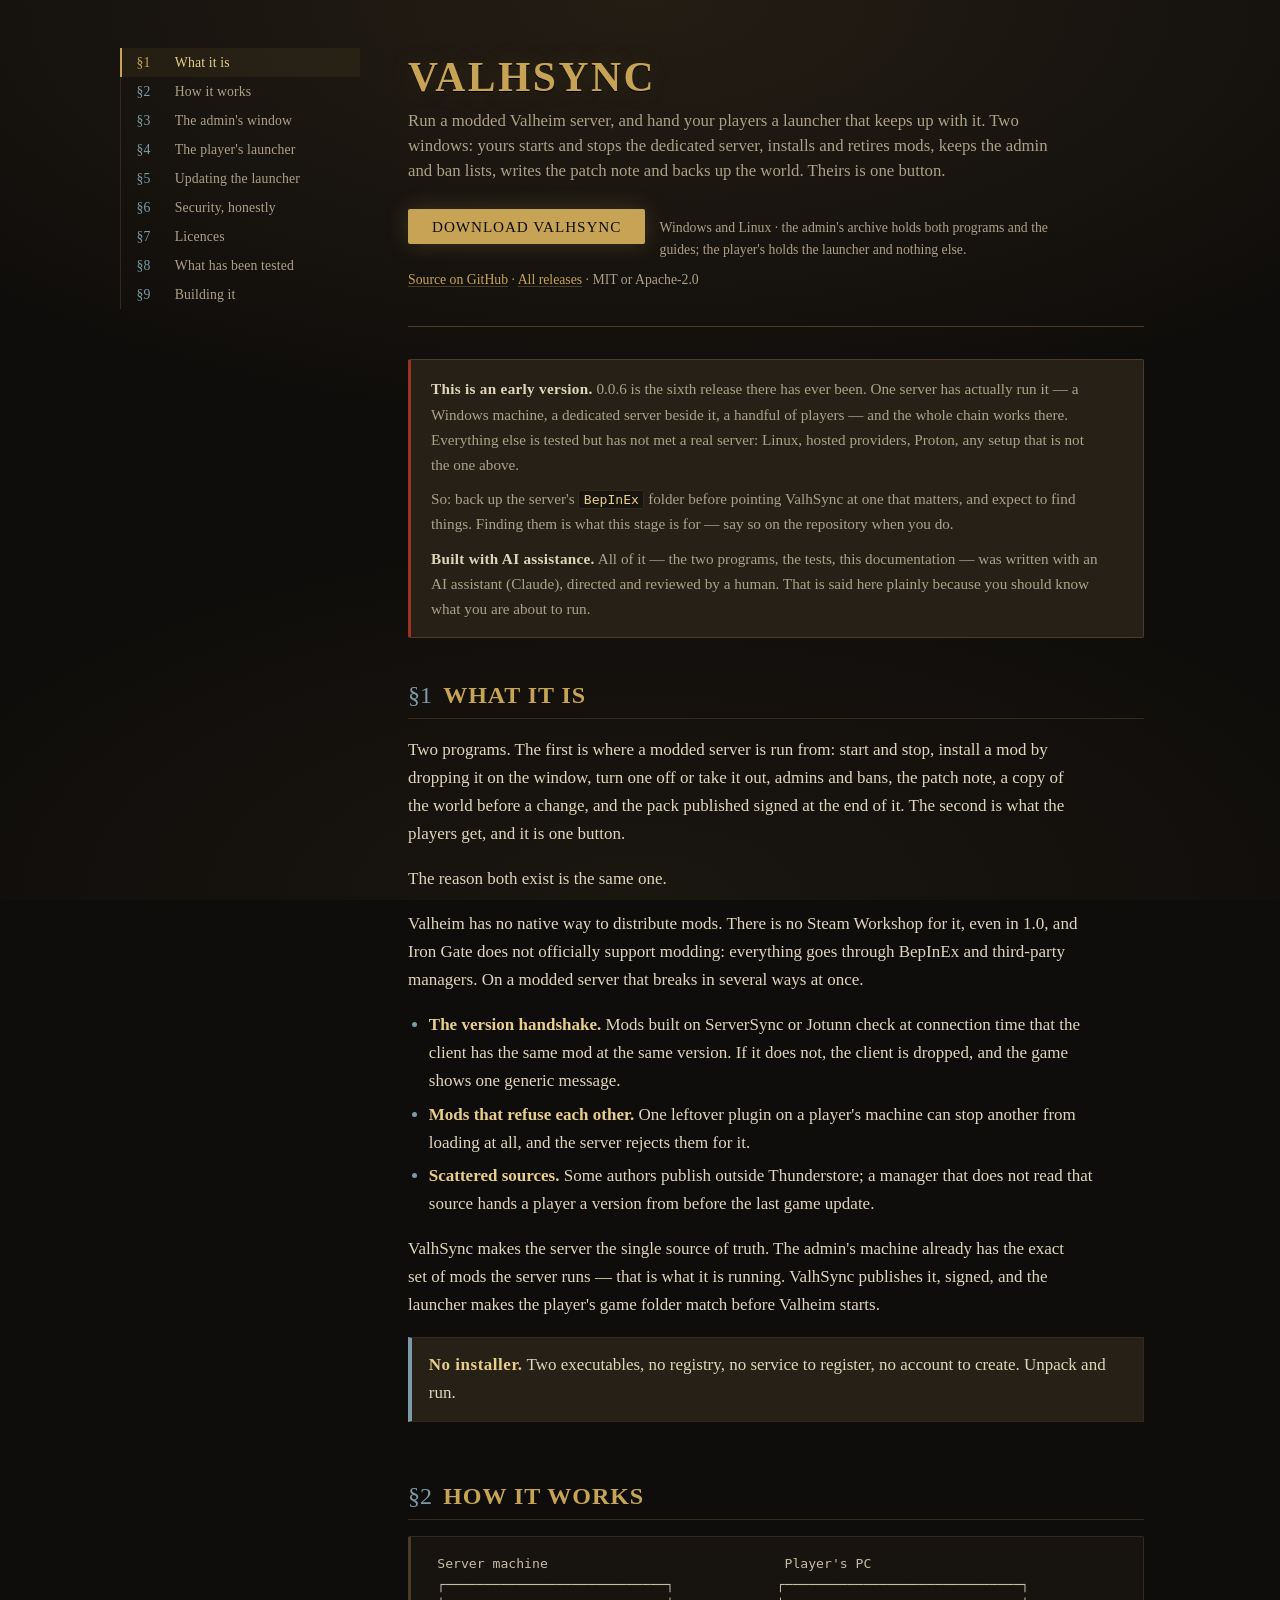
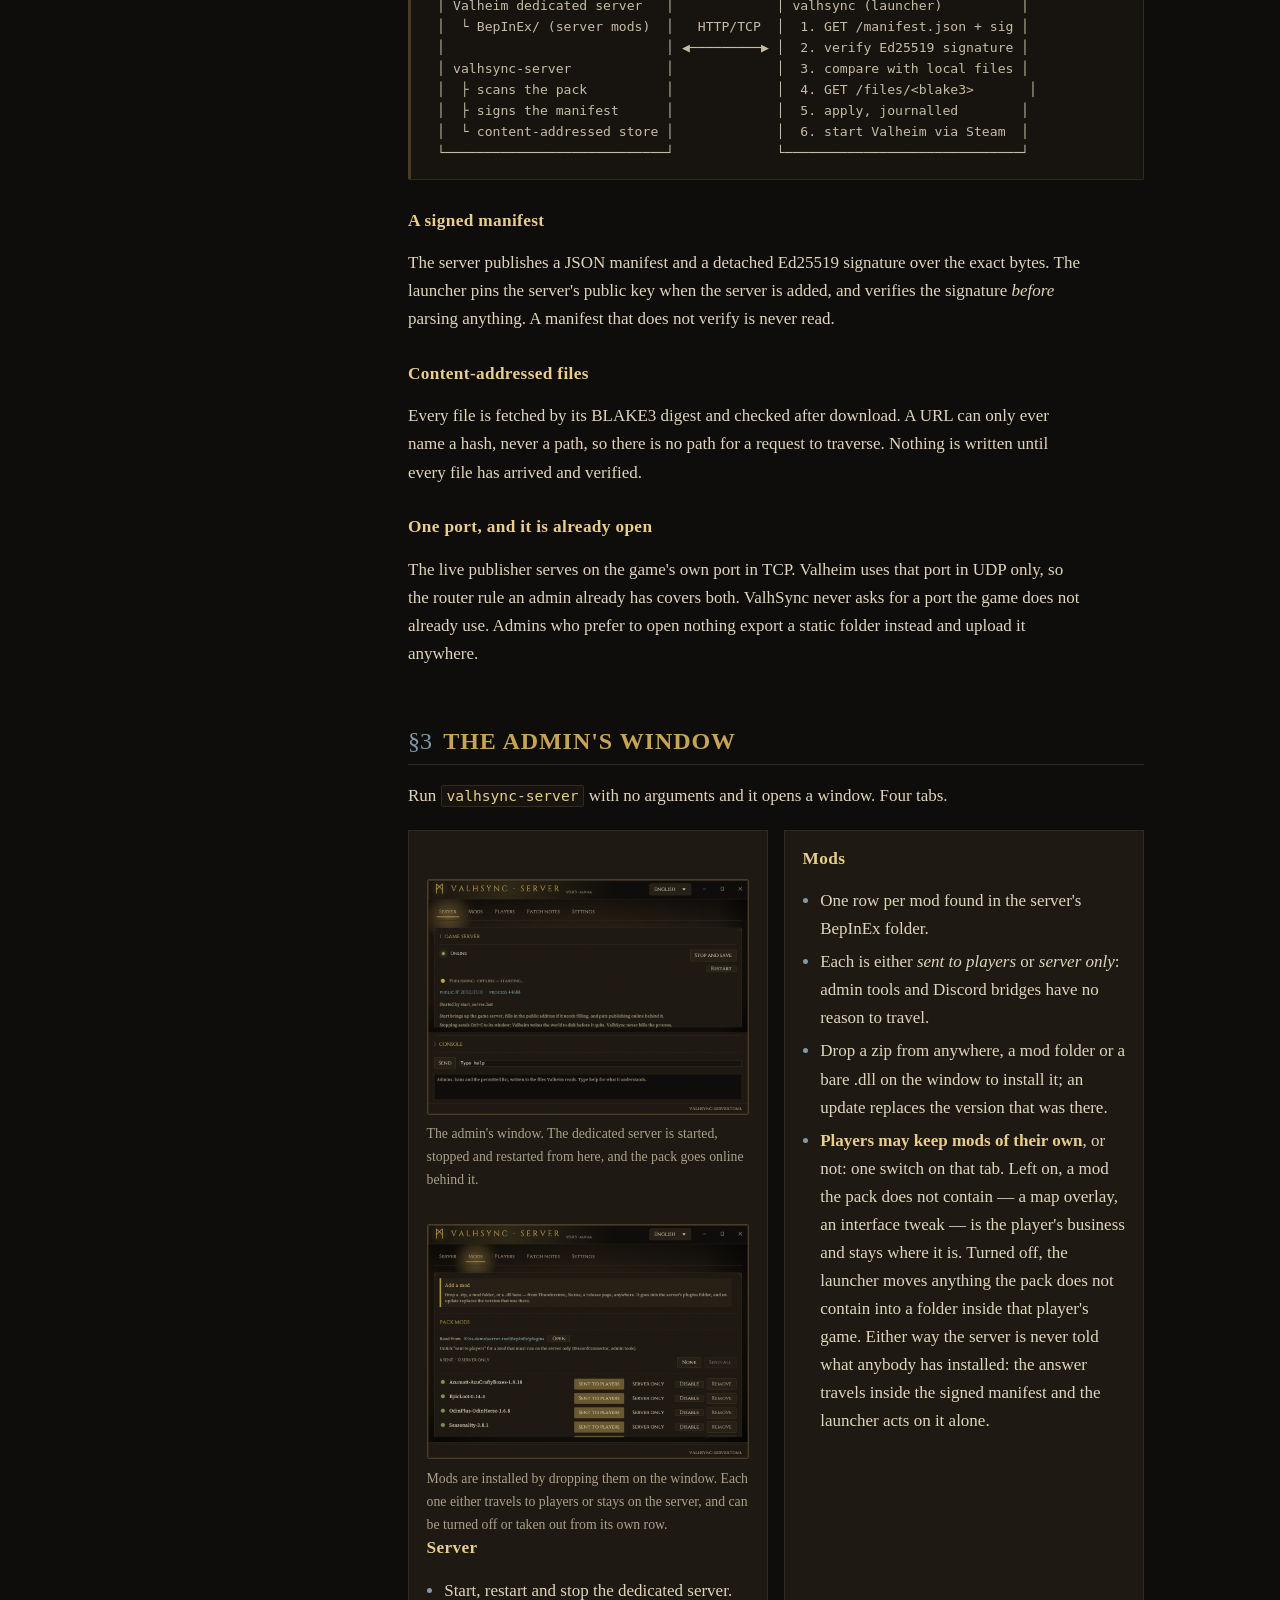
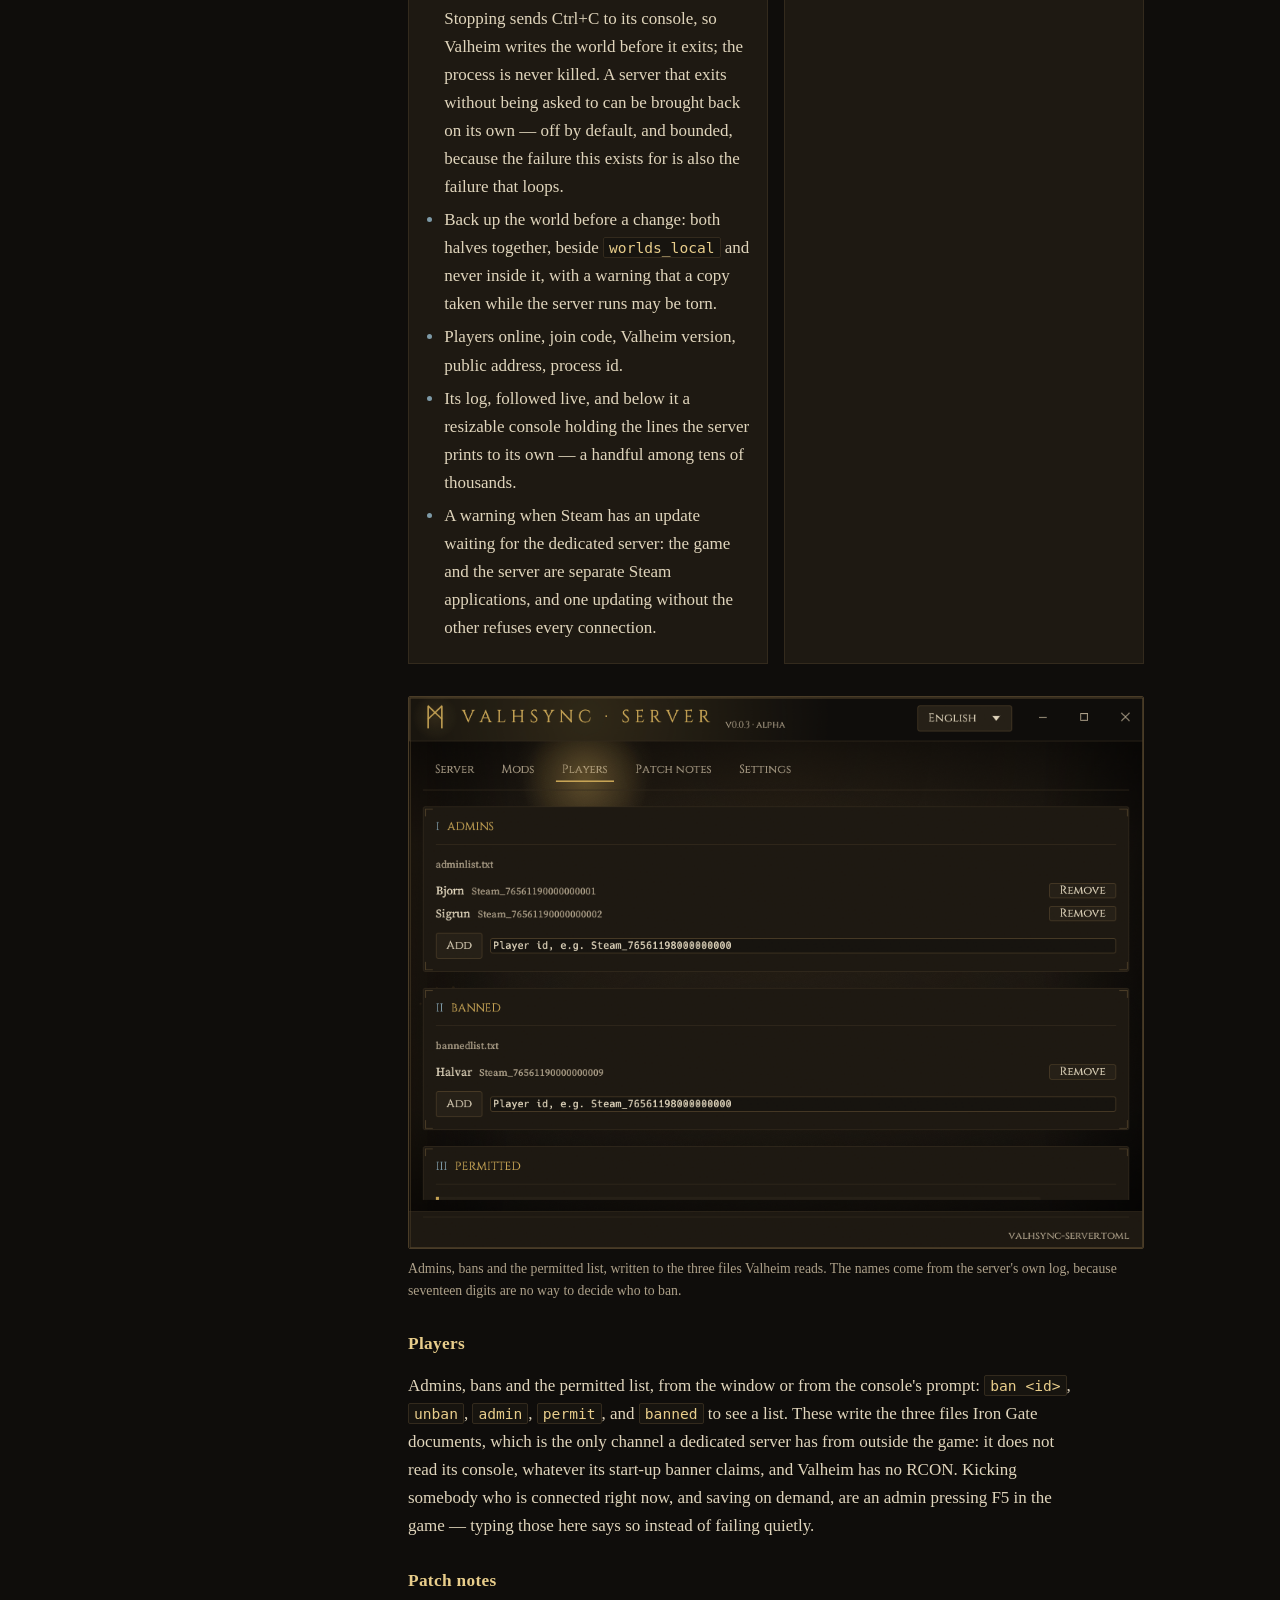
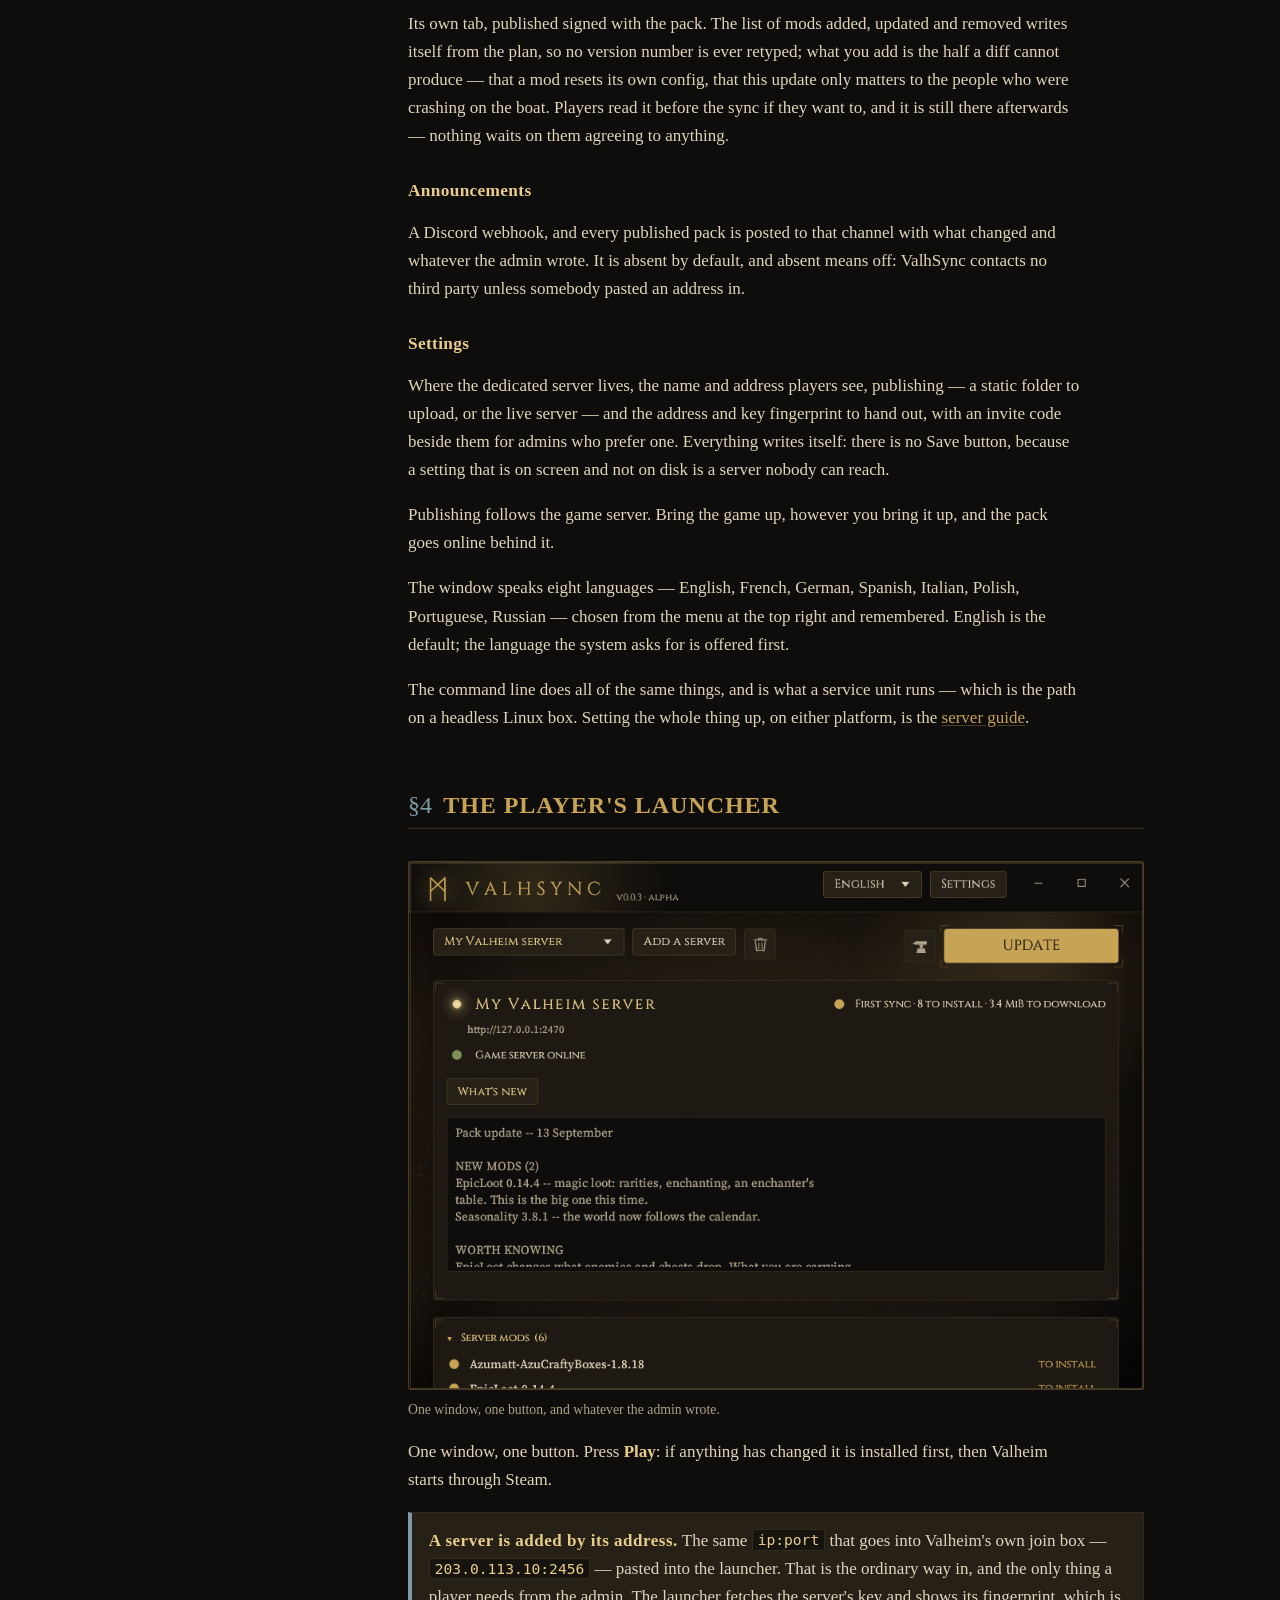
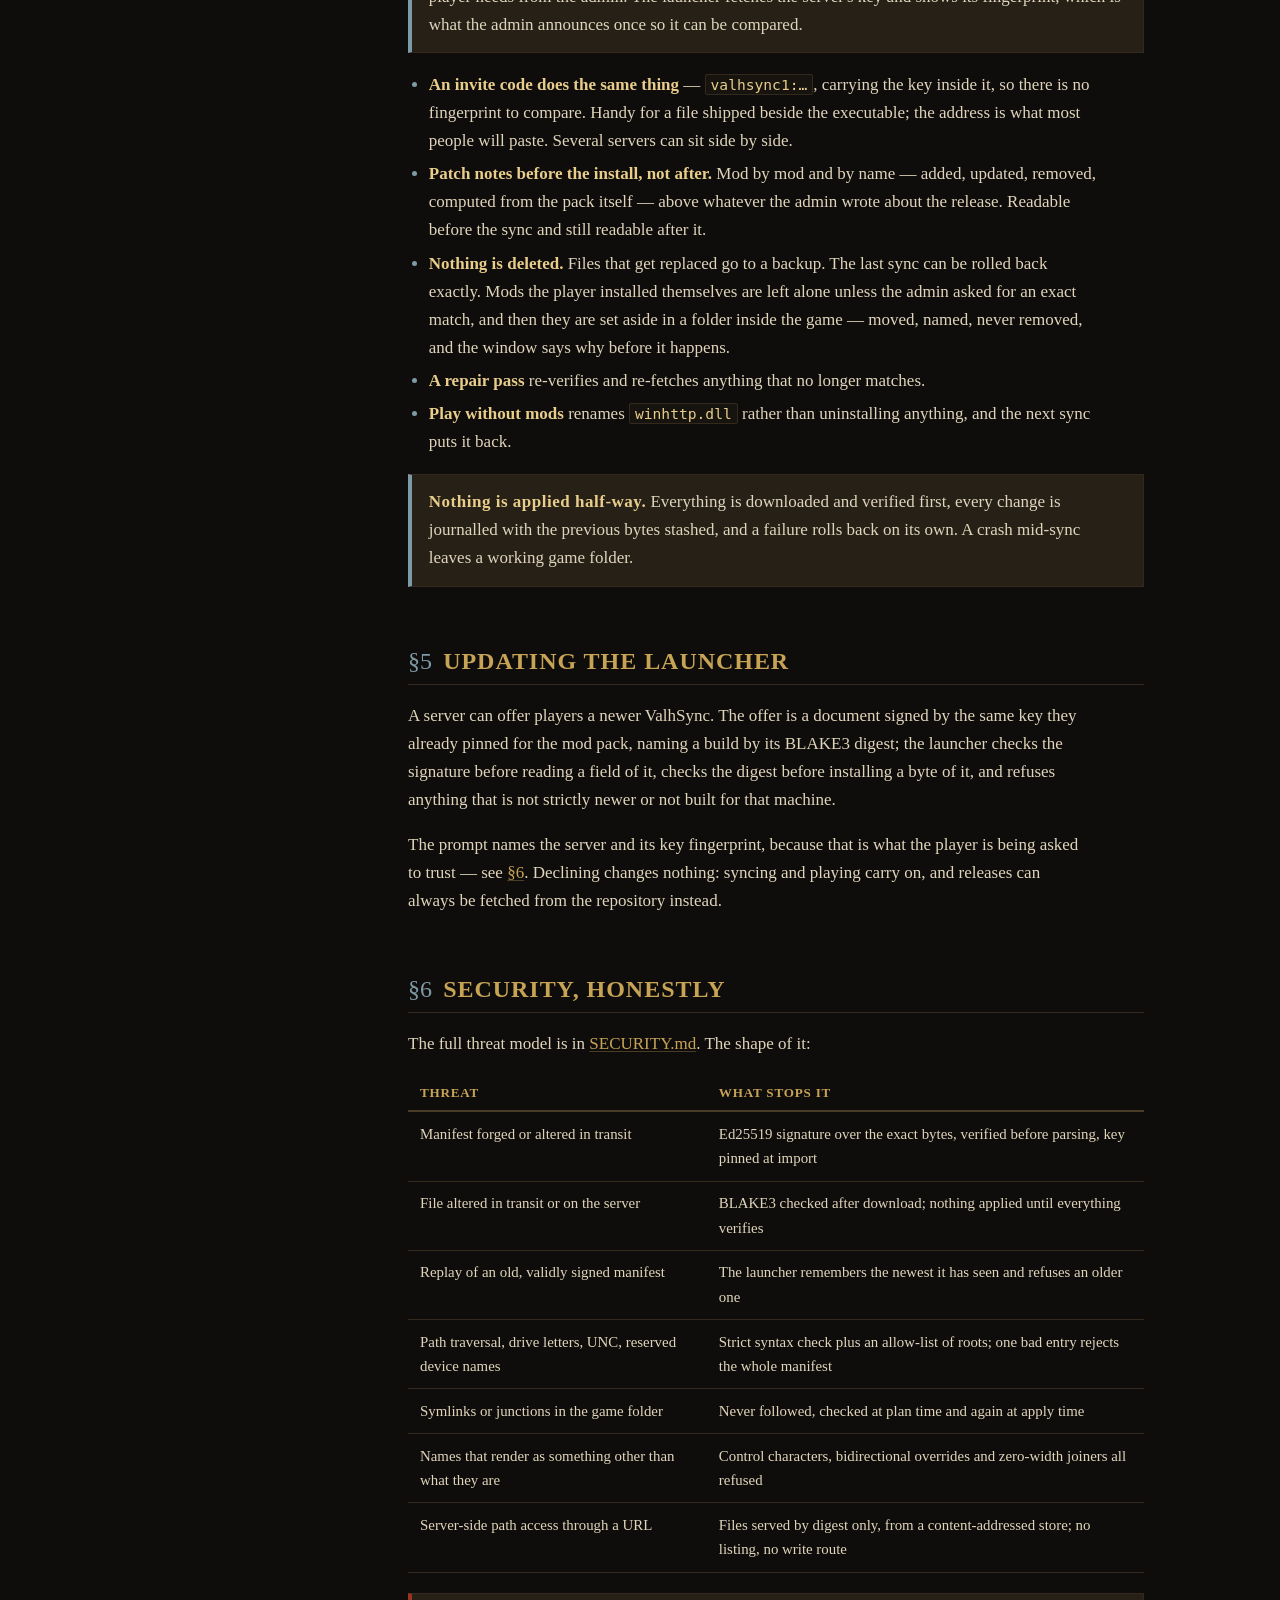
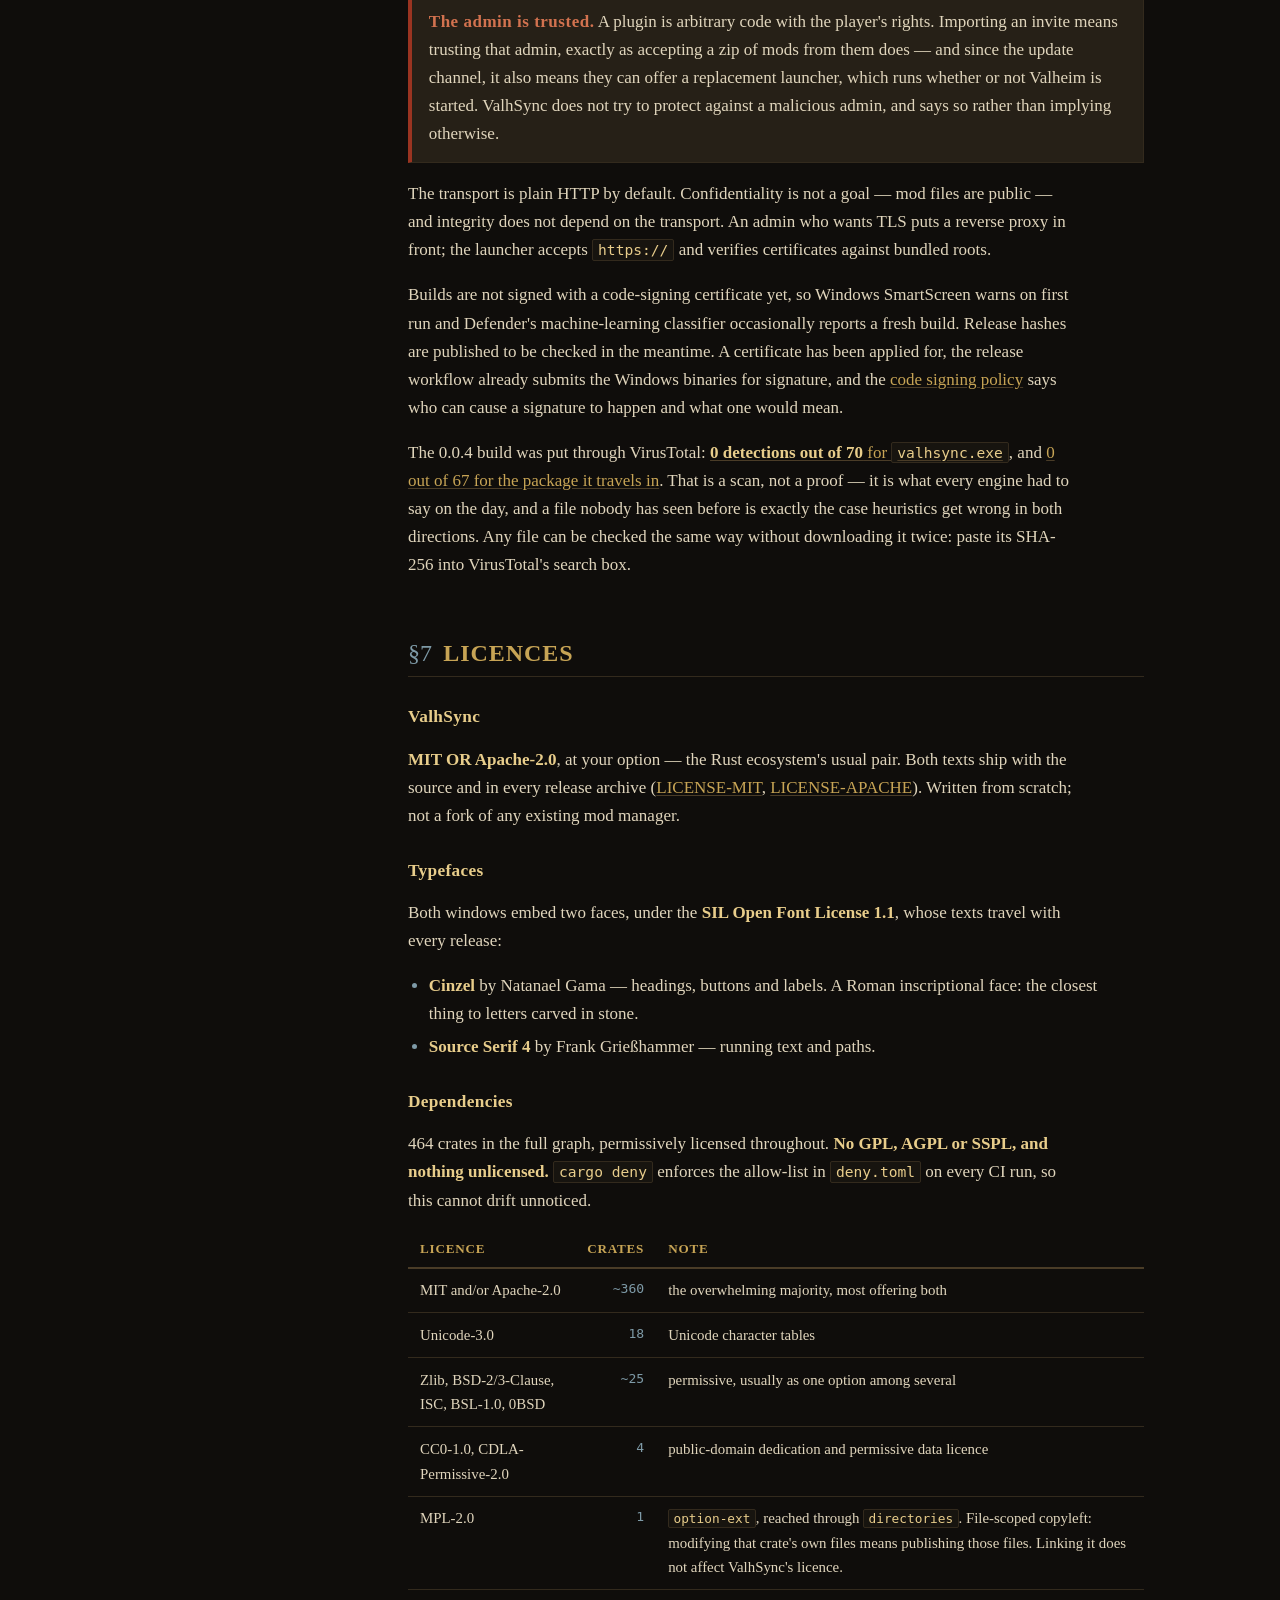
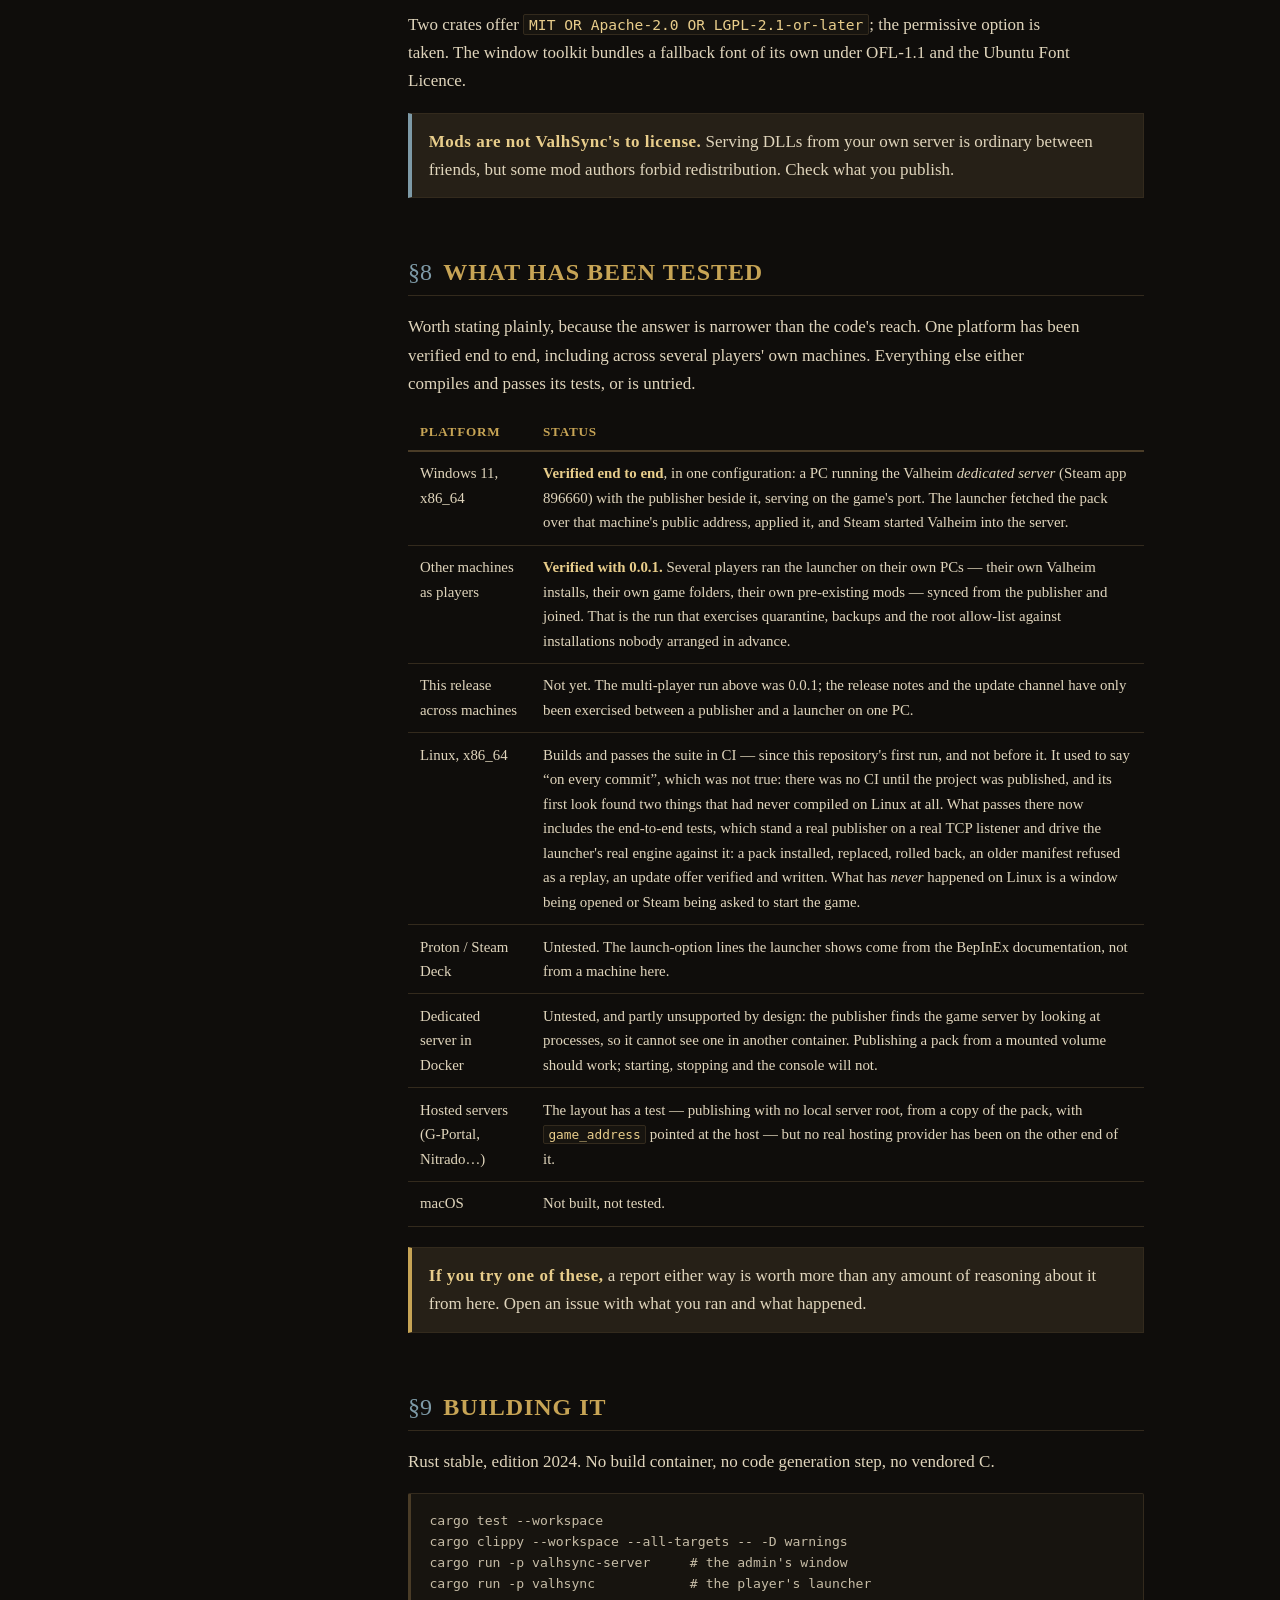
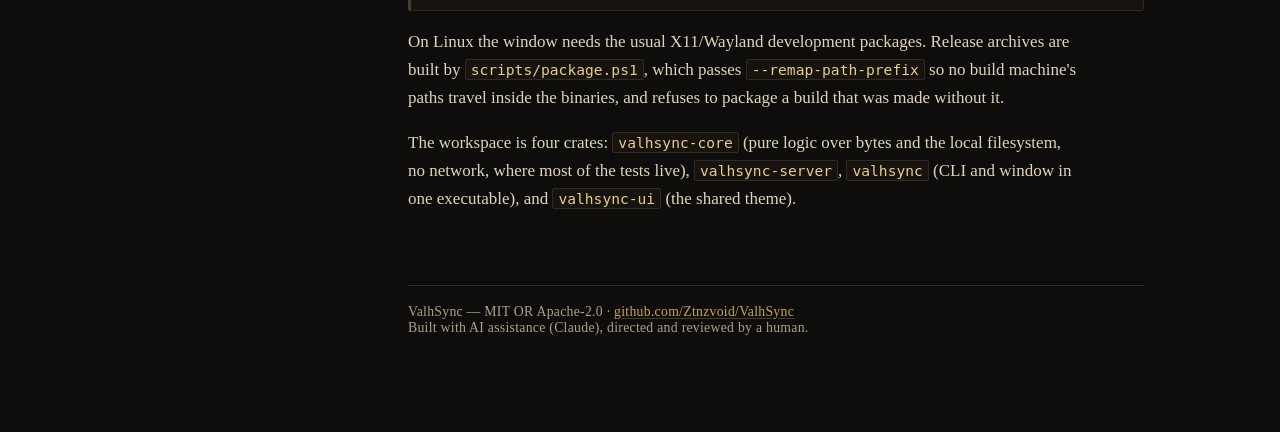
<file: docs/index.html>
<!DOCTYPE html>
<html lang="en">
<head>
<meta charset="utf-8">
<meta name="viewport" content="width=device-width, initial-scale=1">
<title>ValhSync — Valheim server manager and mod launcher</title>
<meta name="description" content="ValhSync keeps a modded Valheim server and its players on the same mod pack: the server publishes a signed manifest, the launcher applies it before the game starts.">
<style>
/* ValhSync documents: one charter, three pages.
   Palette after Valheim's own interface -- night and burnt wood for the
   ground, bone and parchment for text, worn brass for headings, northern
   mist for numbering. Kept in one file so the pages cannot drift apart. */
:root {
    --night:      #0F0D0B;
    --wood:       #17140F;
    --panel:      #1E1912;
    --leather:    #262017;
    --edge:       #4A3C27;
    --edge-soft:  #332A1D;
    --bone:       #E0D5BC;
    --bone-dim:   #ADA089;
    --gold:       #C7A455;
    --gold-lit:   #E8CD8B;
    --rune:       #7E9AA7;
    --blood:      #9A3421;
    --moss:       #7E9155;

    --serif:   "Iowan Old Style", "Charter", Constantia, "Palatino Linotype", Georgia, serif;
    --display: Cinzel, "Trajan Pro", Constantia, "Palatino Linotype", "Book Antiqua", Georgia, serif;
    --mono:    "Cascadia Code", "JetBrains Mono", Consolas, "DejaVu Sans Mono", monospace;
  }
  * { box-sizing: border-box; }
  html {
    background: var(--night);
    color: var(--bone);
    background-image:
      radial-gradient(120% 80% at 50% 0%, #241D14 0%, rgba(36,29,20,0) 60%),
      radial-gradient(90% 60% at 50% 100%, #1A1610 0%, rgba(26,22,16,0) 70%);
    background-attachment: fixed;
  }
  body { margin: 0; font: 17px/1.65 var(--serif); }
  ::selection { background: rgba(199,164,85,0.3); }

  a { color: var(--gold); text-underline-offset: 2px; text-decoration-color: var(--edge); }
  a:hover { color: var(--gold-lit); }
  a:focus-visible { outline: 2px solid var(--gold-lit); outline-offset: 2px; }

  /* The download, given the weight it has earned: it is what most people came
     for, and hunting for a Releases tab is not a rite of passage. */
  .grab { margin: 1.6rem 0 0.4rem; display: flex; flex-wrap: wrap; align-items: baseline; gap: 0.9rem; }
  .get {
    display: inline-block;
    padding: 0.62rem 1.5rem;
    background: var(--gold);
    color: var(--night);
    font: 0.95rem/1 var(--display);
    letter-spacing: 0.06em;
    text-transform: uppercase;
    border-radius: 2px;
    text-decoration: none;
    box-shadow: 0 0 22px rgba(199,164,85,0.22);
  }
  .get:hover { background: var(--gold-lit); color: var(--night); }
  .get-note { font-size: 0.86rem; color: var(--bone-dim); flex: 1 1 16rem; }
  .grab-alt { margin: 0.2rem 0 0; font-size: 0.86rem; color: var(--bone-dim); }

  /* A screenshot is a border and a caption, not a floating rectangle. */
  .shot { margin: 2rem 0 0; }
  .shot img {
    display: block;
    width: 100%;
    border: 1px solid var(--edge);
    border-radius: 2px;
  }
  .shot figcaption {
    margin-top: 0.55rem;
    font-size: 0.86rem;
    color: var(--bone-dim);
  }

  /* Early-version notice. Blood on leather, not a yellow browser warning:
     it belongs to the document, and is meant to be read rather than
     dismissed. */
  .early {
    margin: 2rem 0 0;
    padding: 1rem 1.25rem;
    background: var(--leather);
    border: 1px solid var(--edge);
    border-left: 3px solid var(--blood);
    border-radius: 2px;
    font-size: 0.95rem;
    color: var(--bone-dim);
  }
  .early strong { color: var(--bone); font-family: var(--display); letter-spacing: 0.02em; }
  .early p { margin: 0.6rem 0 0; }
  .early p:first-child { margin-top: 0; }

  .layout {
    display: grid;
    grid-template-columns: 15rem minmax(0, 46rem);
    gap: 3rem;
    max-width: 68rem;
    margin: 0 auto;
    padding: 0 1.5rem 6rem;
  }

  nav.toc {
    position: sticky;
    top: 1.5rem;
    align-self: start;
    margin-top: 3rem;
    font: 0.86rem/1.6 var(--display);
    letter-spacing: 0.01em;
  }
  nav.toc ol { list-style: none; margin: 0; padding: 0; border-left: 1px solid var(--edge-soft); }
  nav.toc li { margin: 0; }
  nav.toc a {
    display: block;
    text-decoration: none;
    color: var(--bone-dim);
    padding: 0.22rem 0 0.22rem 0.9rem;
    margin-left: -1px;
    border-left: 2px solid transparent;
  }
  nav.toc a:hover { color: var(--gold-lit); border-left-color: var(--gold); background: rgba(199,164,85,0.05); }
  nav.toc .n { display: inline-block; width: 2.4rem; color: var(--rune); }
  nav.toc .back { margin-top: 1rem; padding-left: 0.9rem; display: block; color: var(--rune); text-decoration: none; }
  nav.toc .back:hover { color: var(--gold-lit); }

  main { min-width: 0; }

  header.hero { padding: 3.5rem 0 2.2rem; border-bottom: 1px solid var(--edge); }
  header.hero h1 {
    font: 600 2.6rem/1.05 var(--display);
    letter-spacing: 0.06em;
    text-transform: uppercase;
    color: var(--gold);
    margin: 0 0 0.5rem;
    text-shadow: 0 1px 0 #000, 0 0 28px rgba(199,164,85,0.16);
  }
  header.hero .sub { font: 1.05rem/1.5 var(--serif); color: var(--bone-dim); margin: 0; max-width: 40rem; }

  section { padding-top: 2.6rem; }
  h2 {
    font: 600 1.5rem/1.25 var(--display);
    letter-spacing: 0.04em;
    text-transform: uppercase;
    color: var(--gold);
    margin: 0 0 1rem;
    padding-bottom: 0.5rem;
    border-bottom: 1px solid var(--edge-soft);
    display: flex;
    gap: 0.7rem;
    align-items: baseline;
  }
  h2 .n { color: var(--rune); font-weight: 400; letter-spacing: 0; text-transform: none; }
  h3 {
    font: 600 1.08rem/1.35 var(--display);
    letter-spacing: 0.02em;
    color: var(--gold-lit);
    margin: 1.8rem 0 0.5rem;
  }
  p, li { max-width: 42rem; }
  strong { color: var(--gold-lit); font-weight: 600; }
  em { color: var(--bone); }
  ul, ol { padding-left: 1.3rem; }
  li { margin: 0.32rem 0; }
  li::marker { color: var(--rune); }

  code {
    font: 0.86em var(--mono);
    background: var(--wood);
    border: 1px solid var(--edge-soft);
    color: var(--gold-lit);
    padding: 0.08em 0.34em;
    border-radius: 2px;
  }
  pre {
    font: 0.82rem/1.6 var(--mono);
    background: var(--wood);
    color: #C6BCA6;
    border: 1px solid var(--edge-soft);
    border-left: 3px solid var(--edge);
    padding: 1rem 1.15rem;
    overflow-x: auto;
    border-radius: 2px;
  }
  pre code { background: none; border: 0; padding: 0; font-size: inherit; color: inherit; }

  table { border-collapse: collapse; width: 100%; margin: 0.9rem 0 1.3rem; font-size: 0.93rem; }
  th, td { text-align: left; vertical-align: top; padding: 0.6rem 0.75rem; border-bottom: 1px solid var(--edge-soft); }
  th {
    font: 600 0.82rem var(--display);
    letter-spacing: 0.06em;
    text-transform: uppercase;
    color: var(--gold);
    border-bottom: 2px solid var(--edge);
  }
  tbody tr:hover { background: rgba(199,164,85,0.04); }

  .rule {
    border: 1px solid var(--edge-soft);
    border-left: 4px solid var(--rune);
    background: var(--leather);
    padding: 0.85rem 1.05rem;
    margin: 1.1rem 0;
  }
  .rule.decide { border-left-color: var(--gold); }
  .rule.never  { border-left-color: var(--blood); }
  .rule strong:first-child {
    font-family: var(--display);
    letter-spacing: 0.03em;
    color: var(--gold-lit);
  }
  .rule.never strong:first-child { color: #D2724F; }

  /* ── Windows and Linux, side by side ────────────────────────────── */
  .os { display: grid; grid-template-columns: 1fr 1fr; gap: 1rem; margin: 1.2rem 0; }
  .os > div { border: 1px solid var(--edge-soft); background: var(--panel); padding: 1rem 1.1rem; }
  .os h3 { margin-top: 0; }
  .os pre { margin-bottom: 0; }
  .os ol, .os ul { padding-left: 1.1rem; margin-bottom: 0; }

  footer {
    margin-top: 4.5rem;
    padding-top: 1.1rem;
    border-top: 1px solid var(--edge-soft);
    font: 0.86rem var(--display);
    letter-spacing: 0.02em;
    color: var(--bone-dim);
  }

  @media (max-width: 900px) {
    .layout { grid-template-columns: 1fr; gap: 0; }
    nav.toc { position: static; margin-top: 1.5rem; }
    header.hero h1 { font-size: 2rem; }
    .os { grid-template-columns: 1fr; }
  }
  @media print {
    nav.toc { display: none; }
    .layout { display: block; }
    html { background: #fff; color: #000; background-image: none; }
    a, h1, h2, h3, th, strong { color: #000; }
  }

/* ── Two panels side by side: the two halves, or the two platforms ── */
.halves, .os { display: grid; grid-template-columns: 1fr 1fr; gap: 1rem; margin: 1.2rem 0; }
.halves > .half, .os > div {
  border: 1px solid var(--edge-soft);
  background: var(--panel);
  padding: 1rem 1.1rem;
}
.halves h3, .os h3 { margin-top: 0; }
.halves ul, .os ol, .os ul { padding-left: 1.1rem; margin-bottom: 0; }
.os pre { margin-bottom: 0; }

td.num { text-align: right; color: var(--rune); font-family: var(--mono); font-size: 0.88em; white-space: nowrap; }

/* ── Behaviour ───────────────────────────────────────────────────── */
html { scroll-behaviour: smooth; scroll-behavior: smooth; }
section { scroll-margin-top: 1.5rem; }
@media (prefers-reduced-motion: reduce) { html { scroll-behavior: auto; } }

/* The section being read, marked in the margin. */
nav.toc a.here {
  color: var(--gold-lit);
  border-left-color: var(--gold);
  background: rgba(199,164,85,0.07);
}
nav.toc a.here .n { color: var(--gold); }

/* Copy button on every code block, out of the way until wanted. */
.snip { position: relative; }
.snip > button {
  position: absolute;
  top: 0.45rem;
  right: 0.45rem;
  font: 0.72rem/1 var(--display);
  letter-spacing: 0.06em;
  text-transform: uppercase;
  color: var(--bone-dim);
  background: var(--leather);
  border: 1px solid var(--edge-soft);
  border-radius: 2px;
  padding: 0.32rem 0.5rem;
  cursor: pointer;
  opacity: 0;
  transition: opacity 0.12s ease-out;
}
.snip:hover > button, .snip > button:focus-visible { opacity: 1; }
.snip > button:hover { color: var(--gold-lit); border-color: var(--gold); }
.snip > button.done { color: var(--moss); border-color: var(--moss); opacity: 1; }
@media (prefers-reduced-motion: reduce) { .snip > button { transition: none; } }
@media print { .snip > button { display: none; } }
</style>
<script defer>
// ValhSync documents: the small amount of behaviour a reference page earns.
//
// Two things, both of which a reader notices only by their absence: knowing
// where they are in a long page, and getting a command out of it without
// selecting it by hand. Everything here degrades to nothing without script --
// the pages are readable, linkable and printable on their own.

(() => {
  "use strict";

  /** Mark the section currently being read in the margin contents. */
  function followAlong() {
    const links = new Map();
    for (const a of document.querySelectorAll("nav.toc a[href^='#']")) {
      const target = document.getElementById(a.hash.slice(1));
      if (target) links.set(target, a);
    }
    if (links.size === 0) return;

    let current = null;
    const mark = (section) => {
      if (section === current) return;
      current = section;
      for (const [, a] of links) a.classList.remove("here");
      const a = links.get(section);
      if (a) a.classList.add("here");
    };

    // The topmost section whose start is above the reading line. Computed
    // from the sections themselves rather than from scroll offsets, so it
    // stays right when the window is resized or a table wraps.
    const pick = () => {
      const line = window.innerHeight * 0.3;
      let best = null;
      for (const [section] of links) {
        if (section.getBoundingClientRect().top <= line) best = section;
      }
      mark(best ?? links.keys().next().value);
    };

    let queued = false;
    const onScroll = () => {
      if (queued) return;
      queued = true;
      requestAnimationFrame(() => {
        queued = false;
        pick();
      });
    };
    addEventListener("scroll", onScroll, { passive: true });
    addEventListener("resize", onScroll, { passive: true });
    pick();
  }

  /** A copy button on every code block. */
  function copyable() {
    const label = document.documentElement.lang === "fr" ? "Copier" : "Copy";
    const done = document.documentElement.lang === "fr" ? "Copié" : "Copied";

    for (const pre of document.querySelectorAll("pre")) {
      const wrap = document.createElement("div");
      wrap.className = "snip";
      pre.parentNode.insertBefore(wrap, pre);
      wrap.appendChild(pre);

      const button = document.createElement("button");
      button.type = "button";
      button.textContent = label;
      // The block is already in the page; the button is an extra way to
      // reach it, not a label for it.
      button.setAttribute("aria-label", `${label}: ${pre.textContent.trim().split("\n")[0]}`);
      wrap.appendChild(button);

      button.addEventListener("click", async () => {
        try {
          await navigator.clipboard.writeText(pre.textContent.replace(/\s+$/, ""));
          button.textContent = done;
          button.classList.add("done");
          setTimeout(() => {
            button.textContent = label;
            button.classList.remove("done");
          }, 1400);
        } catch {
          // No clipboard permission, or an insecure origin. Select it
          // instead, so the keyboard can finish the job.
          const range = document.createRange();
          range.selectNodeContents(pre);
          const selection = getSelection();
          selection.removeAllRanges();
          selection.addRange(range);
        }
      });
    }
  }

  if (document.readyState === "loading") {
    addEventListener("DOMContentLoaded", () => {
      followAlong();
      copyable();
    });
  } else {
    followAlong();
    copyable();
  }
})();
</script>
</head>
<body>
<div class="layout">

<nav class="toc" aria-label="Contents">
  <ol>
    <li><a href="#s1"><span class="n">§1</span>What it is</a></li>
    <li><a href="#s2"><span class="n">§2</span>How it works</a></li>
    <li><a href="#s3"><span class="n">§3</span>The admin's window</a></li>
    <li><a href="#s4"><span class="n">§4</span>The player's launcher</a></li>
    <li><a href="#s5"><span class="n">§5</span>Updating the launcher</a></li>
    <li><a href="#s6"><span class="n">§6</span>Security, honestly</a></li>
    <li><a href="#s7"><span class="n">§7</span>Licences</a></li>
    <li><a href="#s8"><span class="n">§8</span>What has been tested</a></li>
    <li><a href="#s9"><span class="n">§9</span>Building it</a></li>
  </ol>
</nav>

<main>

<header class="hero">
  <h1>ValhSync</h1>
  <p class="sub">Run a modded Valheim server, and hand your players a launcher that keeps up
  with it. Two windows: yours starts and stops the dedicated server, installs and retires mods,
  keeps the admin and ban lists, writes the patch note and backs up the world. Theirs is one
  button.</p>
  <p class="grab">
    <a class="get" href="https://github.com/Ztnzvoid/ValhSync/releases/latest">Download ValhSync</a>
    <span class="get-note">Windows and Linux &middot; the admin's archive holds both programs
    and the guides; the player's holds the launcher and nothing else.</span>
  </p>
  <p class="grab-alt"><a href="https://github.com/Ztnzvoid/ValhSync">Source on GitHub</a>
  &middot; <a href="https://github.com/Ztnzvoid/ValhSync/releases">All releases</a>
  &middot; MIT or Apache-2.0</p>

</header>
<div class="early">
  <p><strong>This is an early version.</strong> 0.0.6 is the sixth release there has ever
  been. One server has actually run it — a Windows machine, a dedicated server beside it, a
  handful of players — and the whole chain works there. Everything else is tested but has not
  met a real server: Linux, hosted providers, Proton, any setup that is not the one above.</p>
  <p>So: back up the server's <code>BepInEx</code> folder before pointing ValhSync at one that
  matters, and expect to find things. Finding them is what this stage is for — say so on the
  repository when you do.</p>
  <p><strong>Built with AI assistance.</strong> All of it — the two programs, the tests, this
  documentation — was written with an AI assistant (Claude), directed and reviewed by a human.
  That is said here plainly because you should know what you are about to run.</p>
</div>


<section id="s1">
  <h2><span class="n">§1</span>What it is</h2>
  <p>Two programs. The first is where a modded server is run from: start and stop, install a mod
  by dropping it on the window, turn one off or take it out, admins and bans, the patch note,
  a copy of the world before a change, and the pack published signed at the end of it. The
  second is what the players get, and it is one button.</p>
  <p>The reason both exist is the same one.</p>
  <p>Valheim has no native way to distribute mods. There is no Steam Workshop for it, even in
  1.0, and Iron Gate does not officially support modding: everything goes through BepInEx and
  third-party managers. On a modded server that breaks in several ways at once.</p>
  <ul>
    <li><strong>The version handshake.</strong> Mods built on ServerSync or Jotunn check at
    connection time that the client has the same mod at the same version. If it does not, the
    client is dropped, and the game shows one generic message.</li>
    <li><strong>Mods that refuse each other.</strong> One leftover plugin on a player's machine
    can stop another from loading at all, and the server rejects them for it.</li>
    <li><strong>Scattered sources.</strong> Some authors publish outside Thunderstore; a manager
    that does not read that source hands a player a version from before the last game update.</li>
  </ul>
  <p>ValhSync makes the server the single source of truth. The admin's machine already has the
  exact set of mods the server runs — that is what it is running. ValhSync publishes it, signed,
  and the launcher makes the player's game folder match before Valheim starts.</p>
  <div class="rule">
    <strong>No installer.</strong> Two executables, no registry, no service to register, no
    account to create. Unpack and run.
  </div>
</section>

<section id="s2">
  <h2><span class="n">§2</span>How it works</h2>
<pre><code> Server machine                              Player's PC
 ┌────────────────────────────┐             ┌──────────────────────────────┐
 │ Valheim dedicated server   │             │ valhsync (launcher)          │
 │  └ BepInEx/ (server mods)  │   HTTP/TCP  │  1. GET /manifest.json + sig │
 │                            │ ◀─────────▶ │  2. verify Ed25519 signature │
 │ valhsync-server            │             │  3. compare with local files │
 │  ├ scans the pack          │             │  4. GET /files/&lt;blake3&gt;       │
 │  ├ signs the manifest      │             │  5. apply, journalled        │
 │  └ content-addressed store │             │  6. start Valheim via Steam  │
 └────────────────────────────┘             └──────────────────────────────┘</code></pre>
  <h3>A signed manifest</h3>
  <p>The server publishes a JSON manifest and a detached Ed25519 signature over the exact bytes.
  The launcher pins the server's public key when the server is added, and verifies the
  signature <em>before</em> parsing anything. A manifest that does not verify is never read.</p>
  <h3>Content-addressed files</h3>
  <p>Every file is fetched by its BLAKE3 digest and checked after download. A URL can only ever
  name a hash, never a path, so there is no path for a request to traverse. Nothing is written
  until every file has arrived and verified.</p>
  <h3>One port, and it is already open</h3>
  <p>The live publisher serves on the game's own port in TCP. Valheim uses that port in UDP only,
  so the router rule an admin already has covers both. ValhSync never asks for a port the game
  does not already use. Admins who prefer to open nothing export a static folder instead and
  upload it anywhere.</p>
</section>

<section id="s3">
  <h2><span class="n">§3</span>The admin's window</h2>
  <p>Run <code>valhsync-server</code> with no arguments and it opens a window. Four tabs.</p>
  <div class="halves">
    <div class="half">
      <figure class="shot">
    <img src="server-window.png" alt="The ValhSync server window on its Server tab: the game
      server online with Stop and Restart, publishing, the public address, and the console
      below.">
    <figcaption>The admin's window. The dedicated server is started, stopped and restarted from
      here, and the pack goes online behind it.</figcaption>
  </figure>

  <figure class="shot">
    <img src="server-mods.png" alt="The Mods tab: a drop zone for installing a mod, then one row
      per mod with sent-to-players or server-only, and buttons to disable or remove it.">
    <figcaption>Mods are installed by dropping them on the window. Each one either travels to
      players or stays on the server, and can be turned off or taken out from its own row.</figcaption>
  </figure>

  <h3>Server</h3>
      <ul>
        <li>Start, restart and stop the dedicated server. Stopping sends Ctrl+C to its console,
        so Valheim writes the world before it exits; the process is never killed. A server that
        exits without being asked to can be brought back on its own — off by default, and
        bounded, because the failure this exists for is also the failure that loops.</li>
        <li>Back up the world before a change: both halves together, beside
        <code>worlds_local</code> and never inside it, with a warning that a copy taken while
        the server runs may be torn.</li>
        <li>Players online, join code, Valheim version, public address, process id.</li>
        <li>Its log, followed live, and below it a resizable console holding the lines the
        server prints to its own — a handful among tens of thousands.</li>
        <li>A warning when Steam has an update waiting for the dedicated server: the game and the
        server are separate Steam applications, and one updating without the other refuses every
        connection.</li>
      </ul>
    </div>
    <div class="half">
      <h3>Mods</h3>
      <ul>
        <li>One row per mod found in the server's BepInEx folder.</li>
        <li>Each is either <em>sent to players</em> or <em>server only</em>: admin tools and
        Discord bridges have no reason to travel.</li>
        <li>Drop a zip from anywhere, a mod folder or a bare .dll on the window to install it;
        an update replaces the version that was there.</li>
        <li><strong>Players may keep mods of their own</strong>, or not: one switch on that tab.
        Left on, a mod the pack does not contain — a map overlay, an interface tweak — is the
        player's business and stays where it is. Turned off, the launcher moves anything the
        pack does not contain into a folder inside that player's game. Either way the server is
        never told what anybody has installed: the answer travels inside the signed manifest and
        the launcher acts on it alone.</li>
      </ul>
    </div>
  </div>
  <figure class="shot">
    <img src="server-players.png" alt="The Players tab: the admin list and the banned list, each
      id shown with the name the server's log recorded for it, and a field to add another.">
    <figcaption>Admins, bans and the permitted list, written to the three files Valheim reads.
      The names come from the server's own log, because seventeen digits are no way to decide
      who to ban.</figcaption>
  </figure>

  <h3>Players</h3>
  <p>Admins, bans and the permitted list, from the window or from the console's prompt:
  <code>ban &lt;id&gt;</code>, <code>unban</code>, <code>admin</code>, <code>permit</code>,
  and <code>banned</code> to see a list. These write the three files Iron Gate documents, which
  is the only channel a dedicated server has from outside the game: it does not read its
  console, whatever its start-up banner claims, and Valheim has no RCON. Kicking somebody who
  is connected right now, and saving on demand, are an admin pressing F5 in the game — typing
  those here says so instead of failing quietly.</p>
  <h3>Patch notes</h3>
  <p>Its own tab, published signed with the pack. The list of mods added, updated and removed
  writes itself from the plan, so no version number is ever retyped; what you add is the half a
  diff cannot produce — that a mod resets its own config, that this update only matters to the
  people who were crashing on the boat. Players read it before the sync if they want to, and it
  is still there afterwards — nothing waits on them agreeing to anything.</p>
  <h3>Announcements</h3>
  <p>A Discord webhook, and every published pack is posted to that channel with what changed and
  whatever the admin wrote. It is absent by default, and absent means off: ValhSync contacts no
  third party unless somebody pasted an address in.</p>

  <h3>Settings</h3>
  <p>Where the dedicated server lives, the name and address players see, publishing — a static
  folder to upload, or the live server — and the address and key fingerprint to hand out, with
  an invite code beside them for admins who prefer one. Everything writes
  itself: there is no Save button, because a setting that is on screen and not on disk is a
  server nobody can reach.</p>
  <p>Publishing follows the game server. Bring the game up, however you bring it up, and the pack
  goes online behind it.</p>
  <p>The window speaks eight languages — English, French, German, Spanish, Italian, Polish,
  Portuguese, Russian — chosen from the menu at the top right and remembered. English is the
  default; the language the system asks for is offered first.</p>
  <p>The command line does all of the same things, and is what a service unit runs — which is
  the path on a headless Linux box. Setting the whole thing up, on either platform, is the
  <a href="server-guide.html">server guide</a>.</p>
</section>

<section id="s4">
  <h2><span class="n">§4</span>The player's launcher</h2>

  <figure class="shot">
    <img src="launcher.png" alt="The launcher: one server, what it is about to install, the
      admin's note, and the mods the server runs.">
    <figcaption>One window, one button, and whatever the admin wrote.</figcaption>
  </figure>

  <p>One window, one button. Press <strong>Play</strong>: if anything has changed it is installed
  first, then Valheim starts through Steam.</p>
  <div class="rule">
    <strong>A server is added by its address.</strong> The same <code>ip:port</code> that goes
    into Valheim's own join box — <code>203.0.113.10:2456</code> — pasted into the launcher.
    That is the ordinary way in, and the only thing a player needs from the admin. The launcher
    fetches the server's key and shows its fingerprint, which is what the admin announces once
    so it can be compared.
  </div>
  <ul>
    <li><strong>An invite code does the same thing</strong> — <code>valhsync1:…</code>, carrying
    the key inside it, so there is no fingerprint to compare. Handy for a file shipped beside the
    executable; the address is what most people will paste. Several servers can sit side by
    side.</li>
    <li><strong>Patch notes before the install, not after.</strong> Mod by mod and by name —
    added, updated, removed, computed from the pack itself — above whatever the admin wrote
    about the release. Readable before the sync and still readable after it.</li>
    <li><strong>Nothing is deleted.</strong> Files that get replaced go to a backup. The last
    sync can be rolled back exactly. Mods the player installed themselves are left alone unless
    the admin asked for an exact match, and then they are set aside in a folder inside the game
    — moved, named, never removed, and the window says why before it happens.</li>
    <li><strong>A repair pass</strong> re-verifies and re-fetches anything that no longer matches.</li>
    <li><strong>Play without mods</strong> renames <code>winhttp.dll</code> rather than
    uninstalling anything, and the next sync puts it back.</li>
  </ul>
  <div class="rule">
    <strong>Nothing is applied half-way.</strong> Everything is downloaded and verified first,
    every change is journalled with the previous bytes stashed, and a failure rolls back on its
    own. A crash mid-sync leaves a working game folder.
  </div>
</section>

<section id="s5">
  <h2><span class="n">§5</span>Updating the launcher</h2>
  <p>A server can offer players a newer ValhSync. The offer is a document signed by the same key
  they already pinned for the mod pack, naming a build by its BLAKE3 digest; the launcher checks
  the signature before reading a field of it, checks the digest before installing a byte of it,
  and refuses anything that is not strictly newer or not built for that machine.</p>
  <p>The prompt names the server and its key fingerprint, because that is what the player is
  being asked to trust — see <a href="#s6">§6</a>. Declining changes nothing: syncing and playing
  carry on, and releases can always be fetched from the repository instead.</p>
</section>

<section id="s6">
  <h2><span class="n">§6</span>Security, honestly</h2>
  <p>The full threat model is in <a href="https://github.com/Ztnzvoid/ValhSync/blob/main/SECURITY.md">SECURITY.md</a>.
  The shape of it:</p>
  <table>
    <thead><tr><th>Threat</th><th>What stops it</th></tr></thead>
    <tbody>
      <tr><td>Manifest forged or altered in transit</td><td>Ed25519 signature over the exact bytes, verified before parsing, key pinned at import</td></tr>
      <tr><td>File altered in transit or on the server</td><td>BLAKE3 checked after download; nothing applied until everything verifies</td></tr>
      <tr><td>Replay of an old, validly signed manifest</td><td>The launcher remembers the newest it has seen and refuses an older one</td></tr>
      <tr><td>Path traversal, drive letters, UNC, reserved device names</td><td>Strict syntax check plus an allow-list of roots; one bad entry rejects the whole manifest</td></tr>
      <tr><td>Symlinks or junctions in the game folder</td><td>Never followed, checked at plan time and again at apply time</td></tr>
      <tr><td>Names that render as something other than what they are</td><td>Control characters, bidirectional overrides and zero-width joiners all refused</td></tr>
      <tr><td>Server-side path access through a URL</td><td>Files served by digest only, from a content-addressed store; no listing, no write route</td></tr>
    </tbody>
  </table>
  <div class="rule never">
    <strong>The admin is trusted.</strong> A plugin is arbitrary code with the player's rights.
    Importing an invite means trusting that admin, exactly as accepting a zip of mods from them
    does — and since the update channel, it also means they can offer a replacement launcher,
    which runs whether or not Valheim is started. ValhSync does not try to protect against a
    malicious admin, and says so rather than implying otherwise.
  </div>
  <p>The transport is plain HTTP by default. Confidentiality is not a goal — mod files are
  public — and integrity does not depend on the transport. An admin who wants TLS puts a reverse
  proxy in front; the launcher accepts <code>https://</code> and verifies certificates against
  bundled roots.</p>
  <p>Builds are not signed with a code-signing certificate yet, so Windows SmartScreen warns on
  first run and Defender's machine-learning classifier occasionally reports a fresh build.
  Release hashes are published to be checked in the meantime. A certificate has been applied
  for, the release workflow already submits the Windows binaries for signature, and the
  <a href="https://github.com/Ztnzvoid/ValhSync/blob/main/docs/code-signing-policy.md">code
  signing policy</a> says who can cause a signature to happen and what one would mean.</p>
  <p>The 0.0.4 build was put through VirusTotal:
  <a href="https://www.virustotal.com/gui/file/0673c62743e4c568595c6f3bd2bd6cc7bafc4dff31686790d5ef570294d0a8c5"><strong>0 detections out of 70</strong> for
  <code>valhsync.exe</code></a>, and <a href="https://www.virustotal.com/gui/file/1b070938dc30dd3574277bf28ecb2e57897cdfb1088fb7ad5df5e889be6e6f6d">0 out of 67 for the package it travels
  in</a>. That is a scan, not a proof — it is what every engine had to say on the day, and a
  file nobody has seen before is exactly the case heuristics get wrong in both directions. Any
  file can be checked the same way without downloading it twice: paste its SHA-256 into
  VirusTotal's search box.</p>
</section>

<section id="s7">
  <h2><span class="n">§7</span>Licences</h2>
  <h3>ValhSync</h3>
  <p><strong>MIT OR Apache-2.0</strong>, at your option — the Rust ecosystem's usual pair. Both
  texts ship with the source and in every release archive
  (<a href="https://github.com/Ztnzvoid/ValhSync/blob/main/LICENSE-MIT">LICENSE-MIT</a>,
  <a href="https://github.com/Ztnzvoid/ValhSync/blob/main/LICENSE-APACHE">LICENSE-APACHE</a>).
  Written from scratch; not a fork of any existing mod manager.</p>

  <h3>Typefaces</h3>
  <p>Both windows embed two faces, under the <strong>SIL Open Font License 1.1</strong>, whose
  texts travel with every release:</p>
  <ul>
    <li><strong>Cinzel</strong> by Natanael Gama — headings, buttons and labels. A Roman
    inscriptional face: the closest thing to letters carved in stone.</li>
    <li><strong>Source Serif 4</strong> by Frank Grießhammer — running text and paths.</li>
  </ul>

  <h3>Dependencies</h3>
  <p>464 crates in the full graph, permissively licensed throughout. <strong>No GPL, AGPL or
  SSPL, and nothing unlicensed.</strong> <code>cargo deny</code> enforces the allow-list in
  <code>deny.toml</code> on every CI run, so this cannot drift unnoticed.</p>
  <table>
    <thead><tr><th>Licence</th><th class="num">Crates</th><th>Note</th></tr></thead>
    <tbody>
      <tr><td>MIT and/or Apache-2.0</td><td class="num">~360</td><td>the overwhelming majority, most offering both</td></tr>
      <tr><td>Unicode-3.0</td><td class="num">18</td><td>Unicode character tables</td></tr>
      <tr><td>Zlib, BSD-2/3-Clause, ISC, BSL-1.0, 0BSD</td><td class="num">~25</td><td>permissive, usually as one option among several</td></tr>
      <tr><td>CC0-1.0, CDLA-Permissive-2.0</td><td class="num">4</td><td>public-domain dedication and permissive data licence</td></tr>
      <tr><td>MPL-2.0</td><td class="num">1</td><td><code>option-ext</code>, reached through <code>directories</code>. File-scoped copyleft: modifying that crate's own files means publishing those files. Linking it does not affect ValhSync's licence.</td></tr>
    </tbody>
  </table>
  <p>Two crates offer <code>MIT OR Apache-2.0 OR LGPL-2.1-or-later</code>; the permissive option
  is taken. The window toolkit bundles a fallback font of its own under OFL-1.1 and the Ubuntu
  Font Licence.</p>
  <div class="rule">
    <strong>Mods are not ValhSync's to license.</strong> Serving DLLs from your own server is
    ordinary between friends, but some mod authors forbid redistribution. Check what you publish.
  </div>
</section>

<section id="s8">
  <h2><span class="n">§8</span>What has been tested</h2>
  <p>Worth stating plainly, because the answer is narrower than the code's reach. One platform
  has been verified end to end, including across several players' own machines. Everything else
  either compiles and passes its tests, or is untried.</p>
  <table>
    <thead><tr><th>Platform</th><th>Status</th></tr></thead>
    <tbody>
      <tr><td>Windows 11, x86_64</td><td><strong>Verified end to end</strong>, in one configuration: a PC running the Valheim <em>dedicated server</em> (Steam app 896660) with the publisher beside it, serving on the game's port. The launcher fetched the pack over that machine's public address, applied it, and Steam started Valheim into the server.</td></tr>
      <tr><td>Other machines as players</td><td><strong>Verified with 0.0.1.</strong> Several players ran the launcher on their own PCs — their own Valheim installs, their own game folders, their own pre-existing mods — synced from the publisher and joined. That is the run that exercises quarantine, backups and the root allow-list against installations nobody arranged in advance.</td></tr>
      <tr><td>This release across machines</td><td>Not yet. The multi-player run above was 0.0.1; the release notes and the update channel have only been exercised between a publisher and a launcher on one PC.</td></tr>
      <tr><td>Linux, x86_64</td><td>Builds and passes the suite in CI — since this repository's first run, and not before it. It used to say “on every commit”, which was not true: there was no CI until the project was published, and its first look found two things that had never compiled on Linux at all. What passes there now includes the end-to-end tests, which stand a real publisher on a real TCP listener and drive the launcher's real engine against it: a pack installed, replaced, rolled back, an older manifest refused as a replay, an update offer verified and written. What has <em>never</em> happened on Linux is a window being opened or Steam being asked to start the game.</td></tr>
      <tr><td>Proton / Steam Deck</td><td>Untested. The launch-option lines the launcher shows come from the BepInEx documentation, not from a machine here.</td></tr>
      <tr><td>Dedicated server in Docker</td><td>Untested, and partly unsupported by design: the publisher finds the game server by looking at processes, so it cannot see one in another container. Publishing a pack from a mounted volume should work; starting, stopping and the console will not.</td></tr>
      <tr><td>Hosted servers (G-Portal, Nitrado…)</td><td>The layout has a test — publishing with no local server root, from a copy of the pack, with <code>game_address</code> pointed at the host — but no real hosting provider has been on the other end of it.</td></tr>
      <tr><td>macOS</td><td>Not built, not tested.</td></tr>
    </tbody>
  </table>
  <div class="rule decide">
    <strong>If you try one of these,</strong> a report either way is worth more than any amount
    of reasoning about it from here. Open an issue with what you ran and what happened.
  </div>
</section>

<section id="s9">
  <h2><span class="n">§9</span>Building it</h2>
  <p>Rust stable, edition 2024. No build container, no code generation step, no vendored C.</p>
<pre><code>cargo test --workspace
cargo clippy --workspace --all-targets -- -D warnings
cargo run -p valhsync-server     # the admin's window
cargo run -p valhsync            # the player's launcher</code></pre>
  <p>On Linux the window needs the usual X11/Wayland development packages. Release archives are
  built by <code>scripts/package.ps1</code>, which passes <code>--remap-path-prefix</code> so no
  build machine's paths travel inside the binaries, and refuses to package a build that was made
  without it.</p>
  <p>The workspace is four crates: <code>valhsync-core</code> (pure logic over bytes and the
  local filesystem, no network, where most of the tests live), <code>valhsync-server</code>,
  <code>valhsync</code> (CLI and window in one executable), and <code>valhsync-ui</code> (the
  shared theme).</p>
</section>

<footer>
  ValhSync — MIT OR Apache-2.0 · <a href="https://github.com/Ztnzvoid/ValhSync">github.com/Ztnzvoid/ValhSync</a><br>
  Built with AI assistance (Claude), directed and reviewed by a human.
</footer>

</main>
</div>
</body>
</html>
</file>
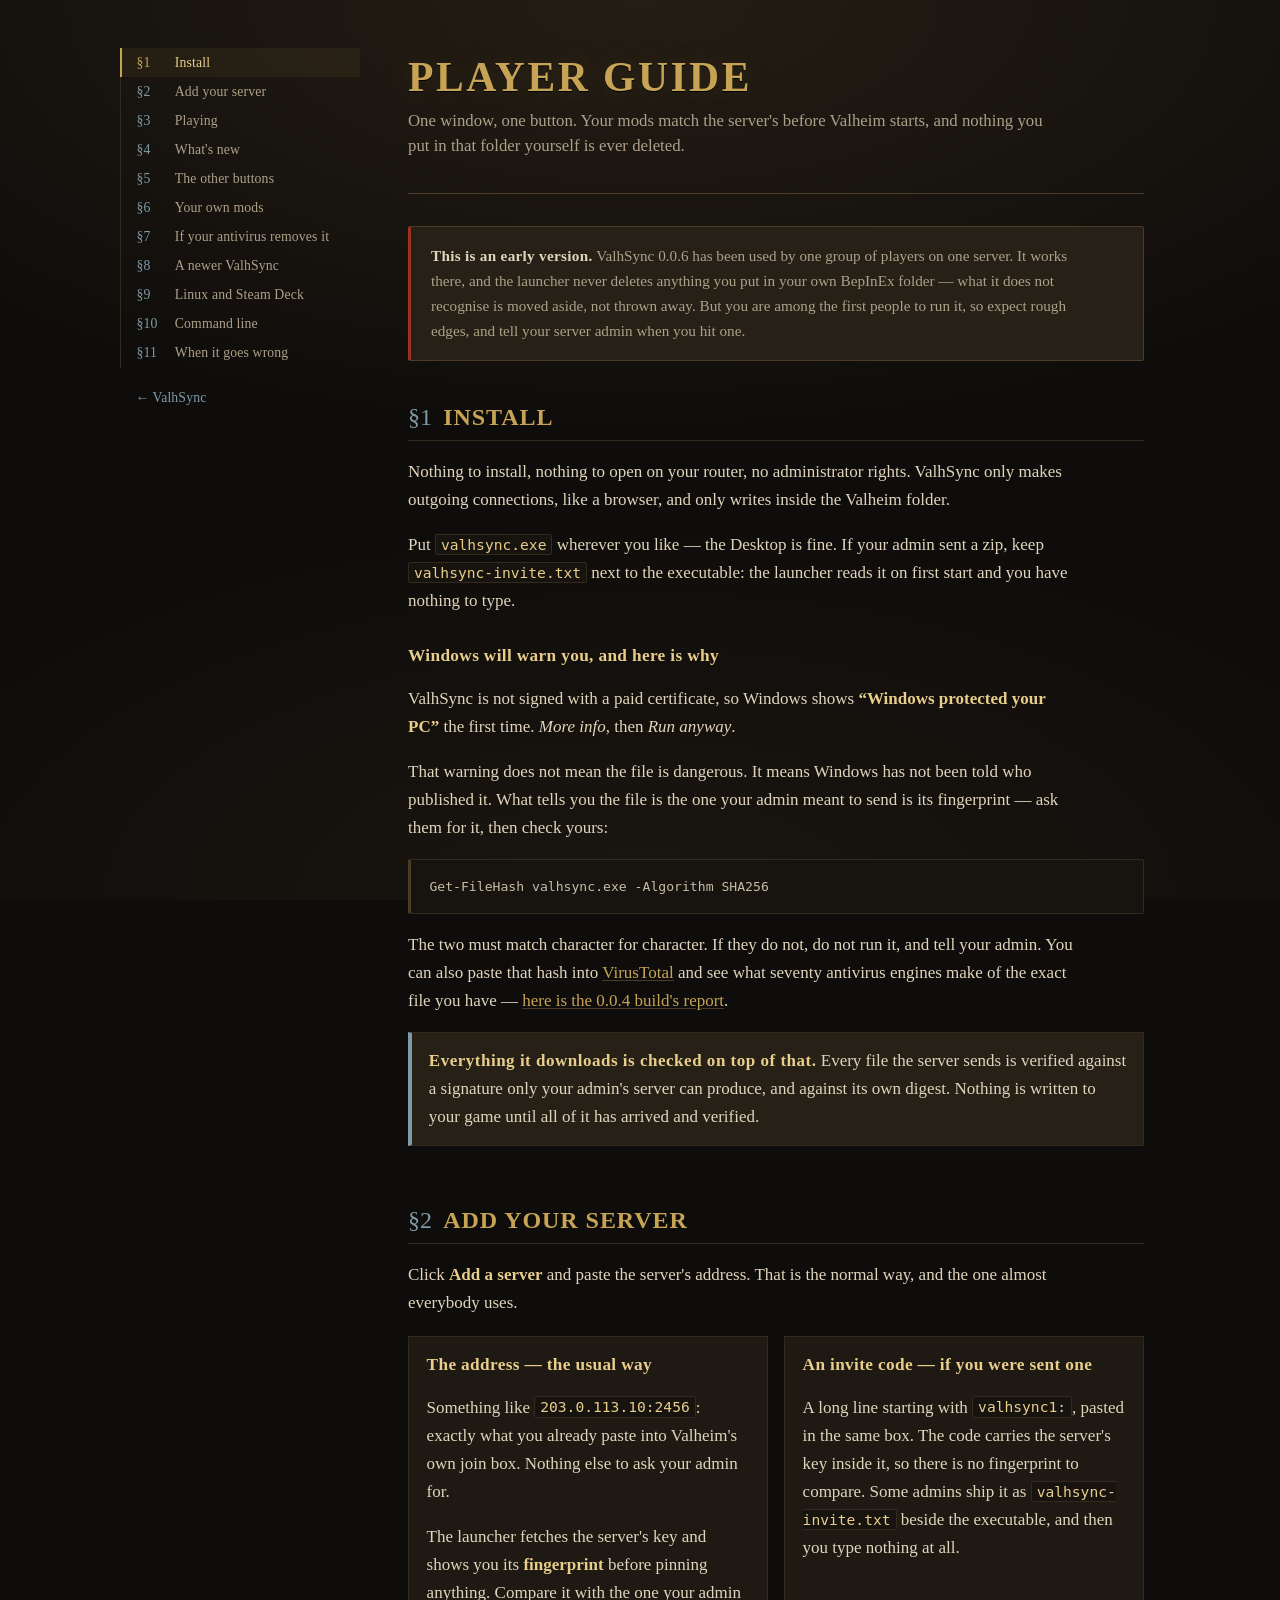
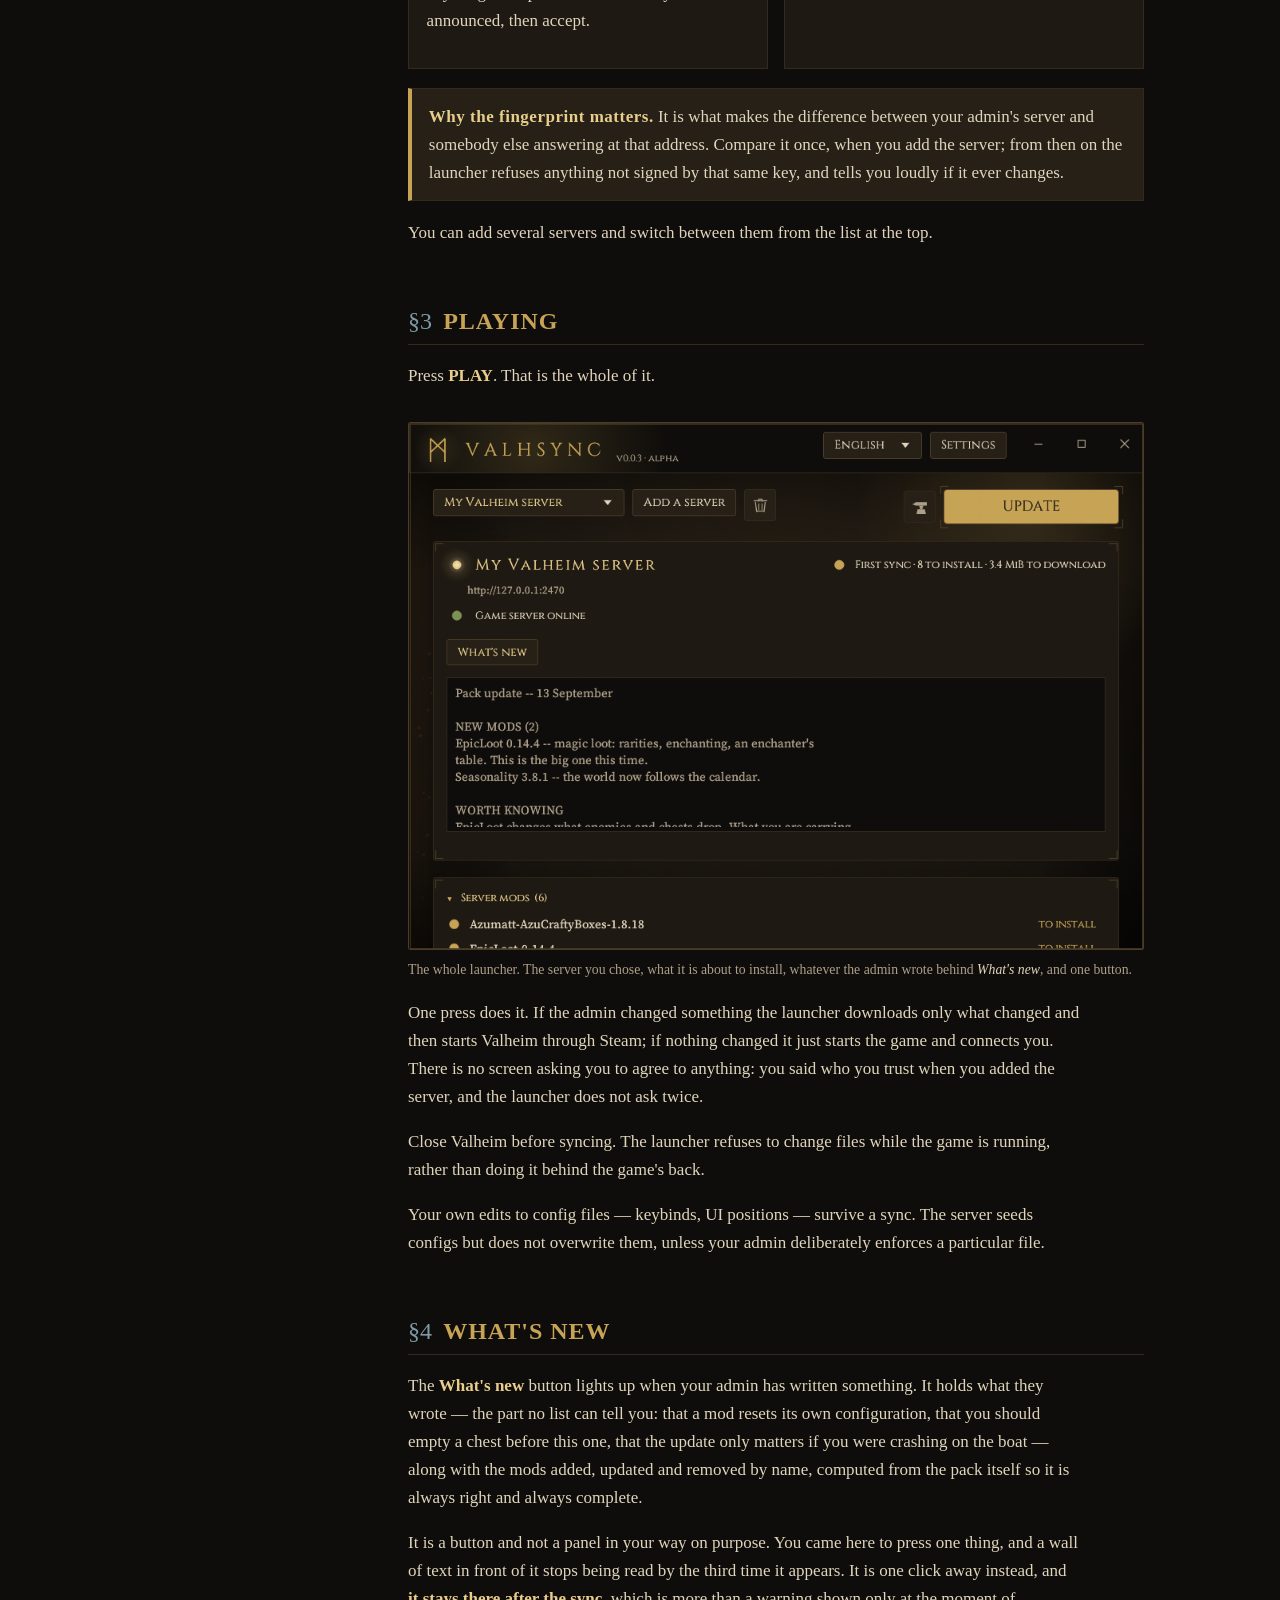
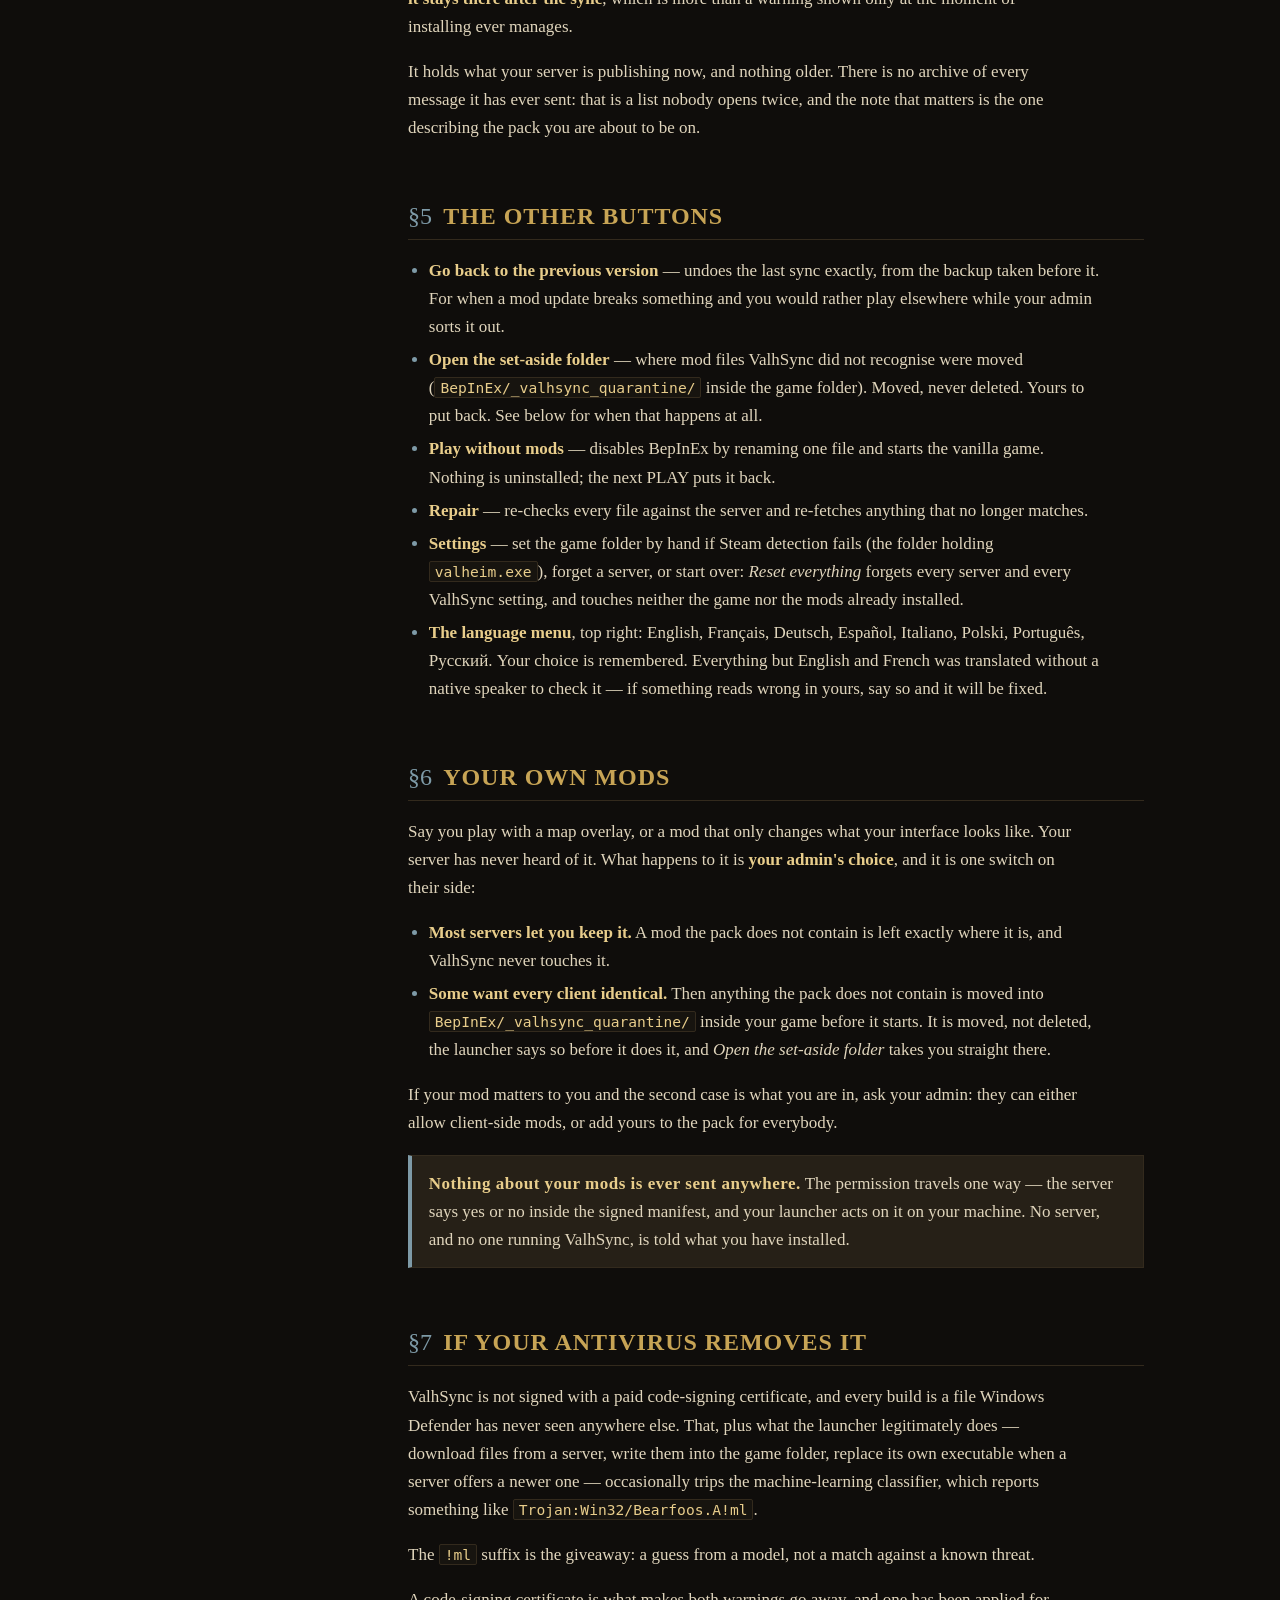
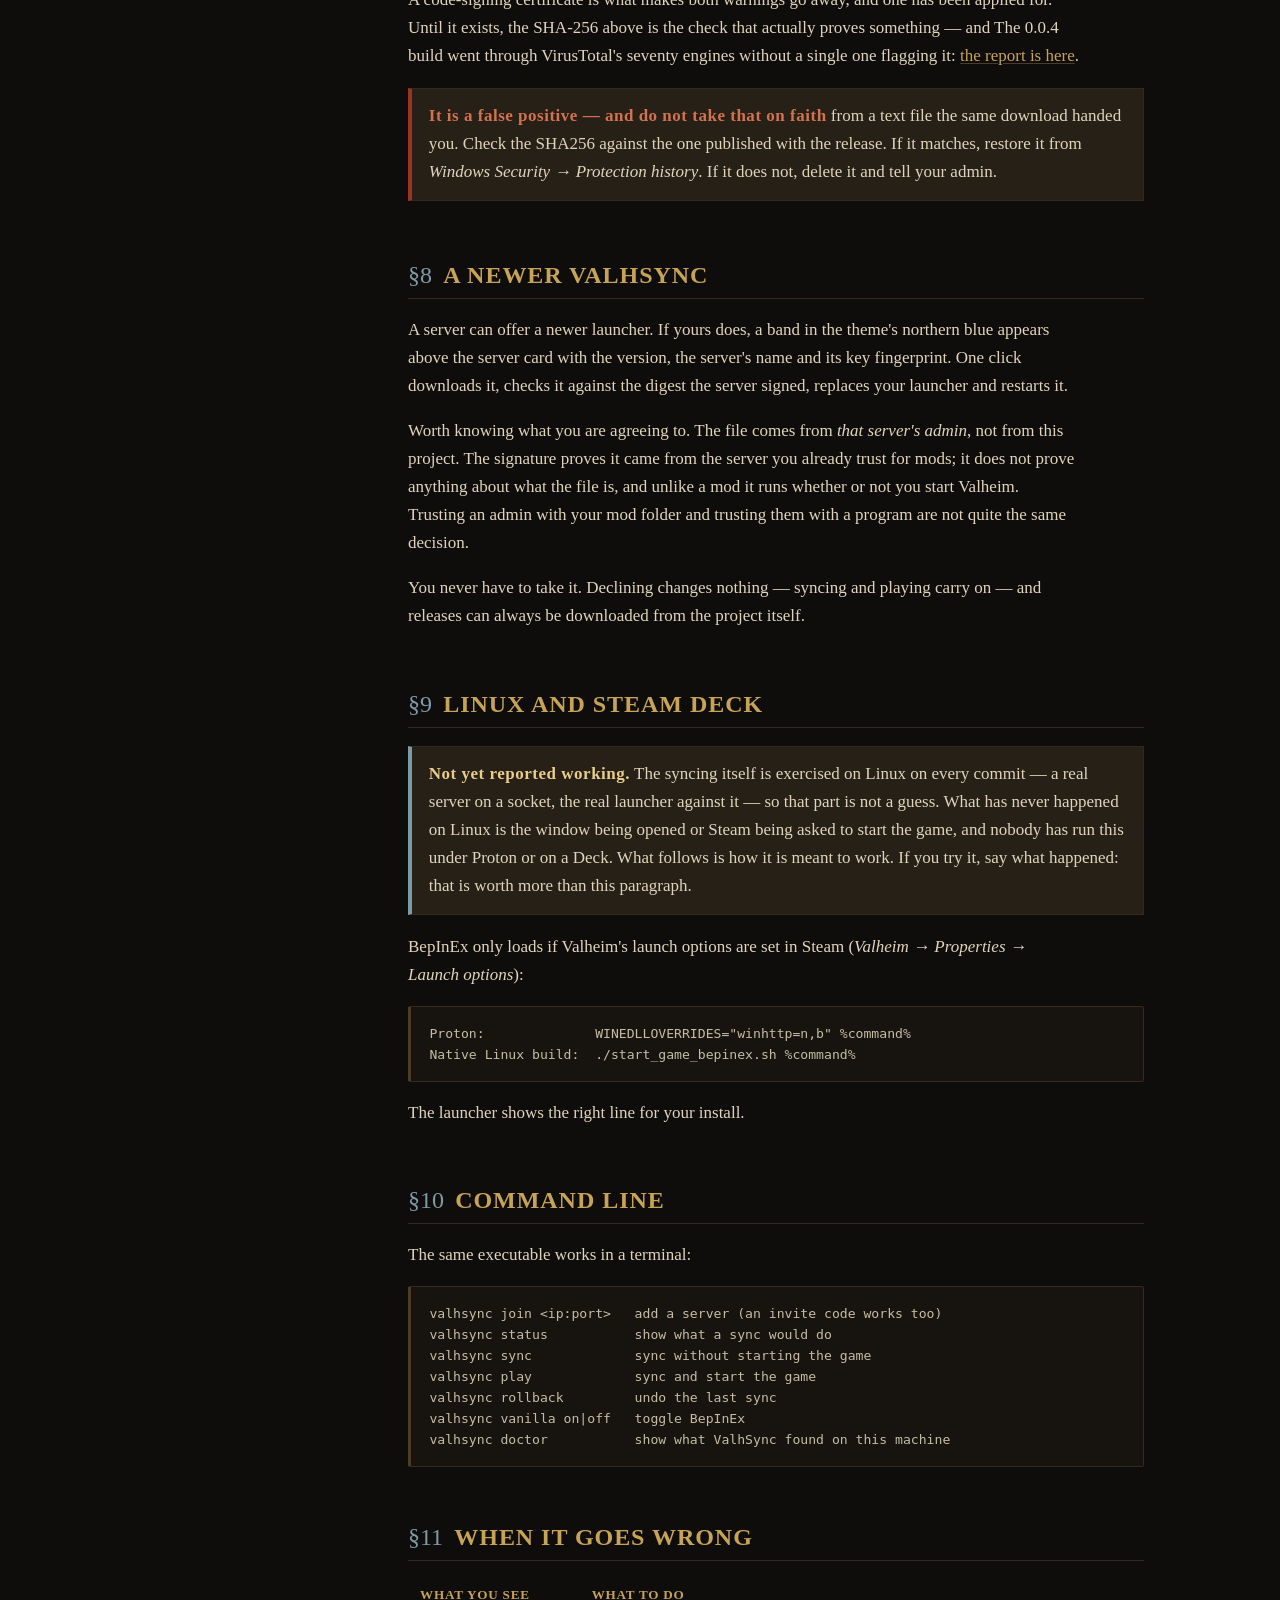
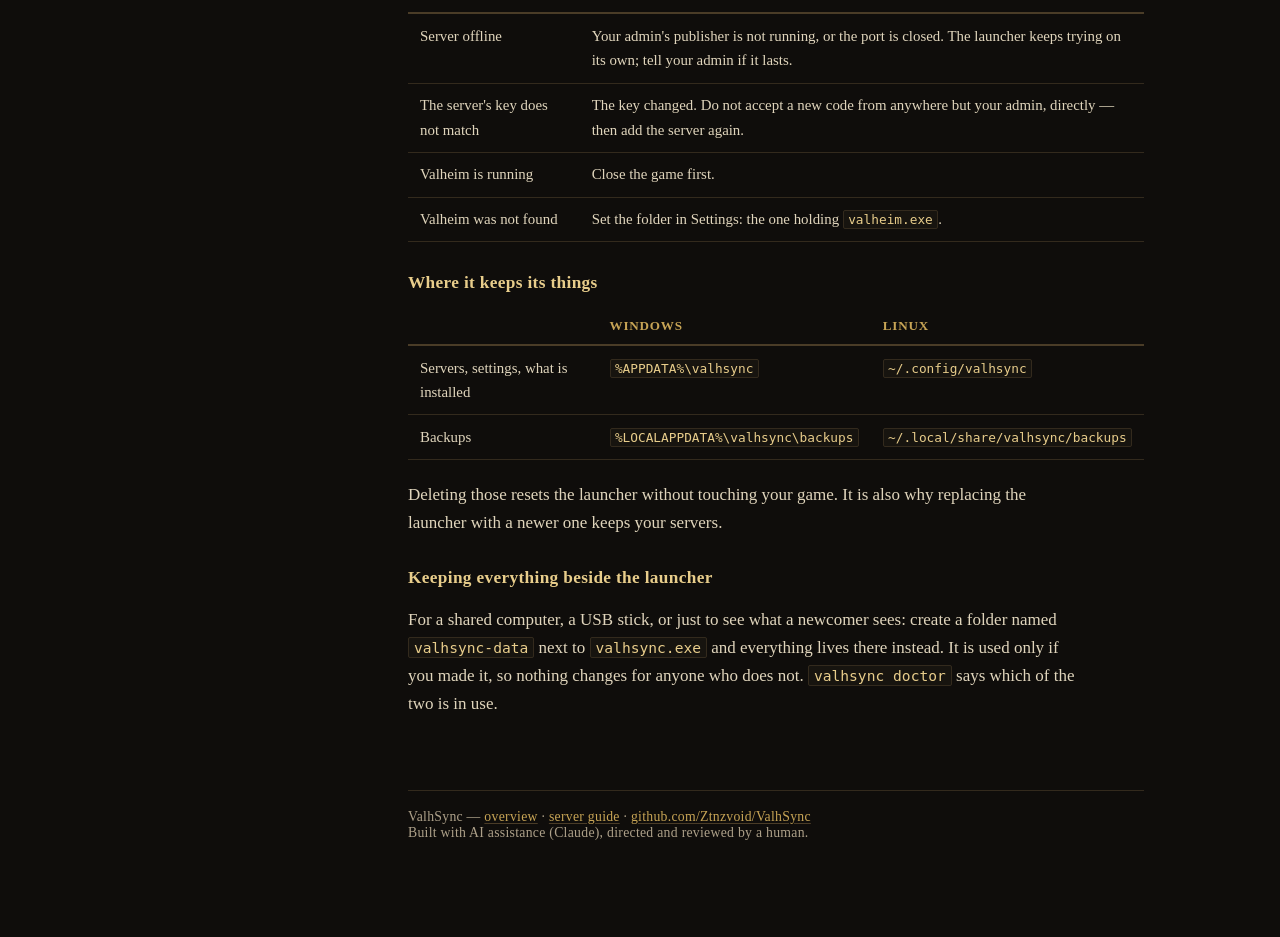
<file: docs/player-guide.html>
<!DOCTYPE html>
<html lang="en">
<head>
<meta charset="utf-8">
<meta name="viewport" content="width=device-width, initial-scale=1">
<title>ValhSync — player guide</title>
<meta name="description" content="Installing and using the ValhSync launcher: add your server, press Play, and your mods match the server's before Valheim starts.">
<style>
/* ValhSync documents: one charter, three pages.
   Palette after Valheim's own interface -- night and burnt wood for the
   ground, bone and parchment for text, worn brass for headings, northern
   mist for numbering. Kept in one file so the pages cannot drift apart. */
:root {
    --night:      #0F0D0B;
    --wood:       #17140F;
    --panel:      #1E1912;
    --leather:    #262017;
    --edge:       #4A3C27;
    --edge-soft:  #332A1D;
    --bone:       #E0D5BC;
    --bone-dim:   #ADA089;
    --gold:       #C7A455;
    --gold-lit:   #E8CD8B;
    --rune:       #7E9AA7;
    --blood:      #9A3421;
    --moss:       #7E9155;

    --serif:   "Iowan Old Style", "Charter", Constantia, "Palatino Linotype", Georgia, serif;
    --display: Cinzel, "Trajan Pro", Constantia, "Palatino Linotype", "Book Antiqua", Georgia, serif;
    --mono:    "Cascadia Code", "JetBrains Mono", Consolas, "DejaVu Sans Mono", monospace;
  }
  * { box-sizing: border-box; }
  html {
    background: var(--night);
    color: var(--bone);
    background-image:
      radial-gradient(120% 80% at 50% 0%, #241D14 0%, rgba(36,29,20,0) 60%),
      radial-gradient(90% 60% at 50% 100%, #1A1610 0%, rgba(26,22,16,0) 70%);
    background-attachment: fixed;
  }
  body { margin: 0; font: 17px/1.65 var(--serif); }
  ::selection { background: rgba(199,164,85,0.3); }

  a { color: var(--gold); text-underline-offset: 2px; text-decoration-color: var(--edge); }
  a:hover { color: var(--gold-lit); }
  a:focus-visible { outline: 2px solid var(--gold-lit); outline-offset: 2px; }

  /* The download, given the weight it has earned: it is what most people came
     for, and hunting for a Releases tab is not a rite of passage. */
  .grab { margin: 1.6rem 0 0.4rem; display: flex; flex-wrap: wrap; align-items: baseline; gap: 0.9rem; }
  .get {
    display: inline-block;
    padding: 0.62rem 1.5rem;
    background: var(--gold);
    color: var(--night);
    font: 0.95rem/1 var(--display);
    letter-spacing: 0.06em;
    text-transform: uppercase;
    border-radius: 2px;
    text-decoration: none;
    box-shadow: 0 0 22px rgba(199,164,85,0.22);
  }
  .get:hover { background: var(--gold-lit); color: var(--night); }
  .get-note { font-size: 0.86rem; color: var(--bone-dim); flex: 1 1 16rem; }
  .grab-alt { margin: 0.2rem 0 0; font-size: 0.86rem; color: var(--bone-dim); }

  /* A screenshot is a border and a caption, not a floating rectangle. */
  .shot { margin: 2rem 0 0; }
  .shot img {
    display: block;
    width: 100%;
    border: 1px solid var(--edge);
    border-radius: 2px;
  }
  .shot figcaption {
    margin-top: 0.55rem;
    font-size: 0.86rem;
    color: var(--bone-dim);
  }

  /* Early-version notice. Blood on leather, not a yellow browser warning:
     it belongs to the document, and is meant to be read rather than
     dismissed. */
  .early {
    margin: 2rem 0 0;
    padding: 1rem 1.25rem;
    background: var(--leather);
    border: 1px solid var(--edge);
    border-left: 3px solid var(--blood);
    border-radius: 2px;
    font-size: 0.95rem;
    color: var(--bone-dim);
  }
  .early strong { color: var(--bone); font-family: var(--display); letter-spacing: 0.02em; }
  .early p { margin: 0.6rem 0 0; }
  .early p:first-child { margin-top: 0; }

  .layout {
    display: grid;
    grid-template-columns: 15rem minmax(0, 46rem);
    gap: 3rem;
    max-width: 68rem;
    margin: 0 auto;
    padding: 0 1.5rem 6rem;
  }

  nav.toc {
    position: sticky;
    top: 1.5rem;
    align-self: start;
    margin-top: 3rem;
    font: 0.86rem/1.6 var(--display);
    letter-spacing: 0.01em;
  }
  nav.toc ol { list-style: none; margin: 0; padding: 0; border-left: 1px solid var(--edge-soft); }
  nav.toc li { margin: 0; }
  nav.toc a {
    display: block;
    text-decoration: none;
    color: var(--bone-dim);
    padding: 0.22rem 0 0.22rem 0.9rem;
    margin-left: -1px;
    border-left: 2px solid transparent;
  }
  nav.toc a:hover { color: var(--gold-lit); border-left-color: var(--gold); background: rgba(199,164,85,0.05); }
  nav.toc .n { display: inline-block; width: 2.4rem; color: var(--rune); }
  nav.toc .back { margin-top: 1rem; padding-left: 0.9rem; display: block; color: var(--rune); text-decoration: none; }
  nav.toc .back:hover { color: var(--gold-lit); }

  main { min-width: 0; }

  header.hero { padding: 3.5rem 0 2.2rem; border-bottom: 1px solid var(--edge); }
  header.hero h1 {
    font: 600 2.6rem/1.05 var(--display);
    letter-spacing: 0.06em;
    text-transform: uppercase;
    color: var(--gold);
    margin: 0 0 0.5rem;
    text-shadow: 0 1px 0 #000, 0 0 28px rgba(199,164,85,0.16);
  }
  header.hero .sub { font: 1.05rem/1.5 var(--serif); color: var(--bone-dim); margin: 0; max-width: 40rem; }

  section { padding-top: 2.6rem; }
  h2 {
    font: 600 1.5rem/1.25 var(--display);
    letter-spacing: 0.04em;
    text-transform: uppercase;
    color: var(--gold);
    margin: 0 0 1rem;
    padding-bottom: 0.5rem;
    border-bottom: 1px solid var(--edge-soft);
    display: flex;
    gap: 0.7rem;
    align-items: baseline;
  }
  h2 .n { color: var(--rune); font-weight: 400; letter-spacing: 0; text-transform: none; }
  h3 {
    font: 600 1.08rem/1.35 var(--display);
    letter-spacing: 0.02em;
    color: var(--gold-lit);
    margin: 1.8rem 0 0.5rem;
  }
  p, li { max-width: 42rem; }
  strong { color: var(--gold-lit); font-weight: 600; }
  em { color: var(--bone); }
  ul, ol { padding-left: 1.3rem; }
  li { margin: 0.32rem 0; }
  li::marker { color: var(--rune); }

  code {
    font: 0.86em var(--mono);
    background: var(--wood);
    border: 1px solid var(--edge-soft);
    color: var(--gold-lit);
    padding: 0.08em 0.34em;
    border-radius: 2px;
  }
  pre {
    font: 0.82rem/1.6 var(--mono);
    background: var(--wood);
    color: #C6BCA6;
    border: 1px solid var(--edge-soft);
    border-left: 3px solid var(--edge);
    padding: 1rem 1.15rem;
    overflow-x: auto;
    border-radius: 2px;
  }
  pre code { background: none; border: 0; padding: 0; font-size: inherit; color: inherit; }

  table { border-collapse: collapse; width: 100%; margin: 0.9rem 0 1.3rem; font-size: 0.93rem; }
  th, td { text-align: left; vertical-align: top; padding: 0.6rem 0.75rem; border-bottom: 1px solid var(--edge-soft); }
  th {
    font: 600 0.82rem var(--display);
    letter-spacing: 0.06em;
    text-transform: uppercase;
    color: var(--gold);
    border-bottom: 2px solid var(--edge);
  }
  tbody tr:hover { background: rgba(199,164,85,0.04); }

  .rule {
    border: 1px solid var(--edge-soft);
    border-left: 4px solid var(--rune);
    background: var(--leather);
    padding: 0.85rem 1.05rem;
    margin: 1.1rem 0;
  }
  .rule.decide { border-left-color: var(--gold); }
  .rule.never  { border-left-color: var(--blood); }
  .rule strong:first-child {
    font-family: var(--display);
    letter-spacing: 0.03em;
    color: var(--gold-lit);
  }
  .rule.never strong:first-child { color: #D2724F; }

  /* ── Windows and Linux, side by side ────────────────────────────── */
  .os { display: grid; grid-template-columns: 1fr 1fr; gap: 1rem; margin: 1.2rem 0; }
  .os > div { border: 1px solid var(--edge-soft); background: var(--panel); padding: 1rem 1.1rem; }
  .os h3 { margin-top: 0; }
  .os pre { margin-bottom: 0; }
  .os ol, .os ul { padding-left: 1.1rem; margin-bottom: 0; }

  footer {
    margin-top: 4.5rem;
    padding-top: 1.1rem;
    border-top: 1px solid var(--edge-soft);
    font: 0.86rem var(--display);
    letter-spacing: 0.02em;
    color: var(--bone-dim);
  }

  @media (max-width: 900px) {
    .layout { grid-template-columns: 1fr; gap: 0; }
    nav.toc { position: static; margin-top: 1.5rem; }
    header.hero h1 { font-size: 2rem; }
    .os { grid-template-columns: 1fr; }
  }
  @media print {
    nav.toc { display: none; }
    .layout { display: block; }
    html { background: #fff; color: #000; background-image: none; }
    a, h1, h2, h3, th, strong { color: #000; }
  }

/* ── Two panels side by side: the two halves, or the two platforms ── */
.halves, .os { display: grid; grid-template-columns: 1fr 1fr; gap: 1rem; margin: 1.2rem 0; }
.halves > .half, .os > div {
  border: 1px solid var(--edge-soft);
  background: var(--panel);
  padding: 1rem 1.1rem;
}
.halves h3, .os h3 { margin-top: 0; }
.halves ul, .os ol, .os ul { padding-left: 1.1rem; margin-bottom: 0; }
.os pre { margin-bottom: 0; }

td.num { text-align: right; color: var(--rune); font-family: var(--mono); font-size: 0.88em; white-space: nowrap; }

/* ── Behaviour ───────────────────────────────────────────────────── */
html { scroll-behaviour: smooth; scroll-behavior: smooth; }
section { scroll-margin-top: 1.5rem; }
@media (prefers-reduced-motion: reduce) { html { scroll-behavior: auto; } }

/* The section being read, marked in the margin. */
nav.toc a.here {
  color: var(--gold-lit);
  border-left-color: var(--gold);
  background: rgba(199,164,85,0.07);
}
nav.toc a.here .n { color: var(--gold); }

/* Copy button on every code block, out of the way until wanted. */
.snip { position: relative; }
.snip > button {
  position: absolute;
  top: 0.45rem;
  right: 0.45rem;
  font: 0.72rem/1 var(--display);
  letter-spacing: 0.06em;
  text-transform: uppercase;
  color: var(--bone-dim);
  background: var(--leather);
  border: 1px solid var(--edge-soft);
  border-radius: 2px;
  padding: 0.32rem 0.5rem;
  cursor: pointer;
  opacity: 0;
  transition: opacity 0.12s ease-out;
}
.snip:hover > button, .snip > button:focus-visible { opacity: 1; }
.snip > button:hover { color: var(--gold-lit); border-color: var(--gold); }
.snip > button.done { color: var(--moss); border-color: var(--moss); opacity: 1; }
@media (prefers-reduced-motion: reduce) { .snip > button { transition: none; } }
@media print { .snip > button { display: none; } }
</style>
<script defer>
// ValhSync documents: the small amount of behaviour a reference page earns.
//
// Two things, both of which a reader notices only by their absence: knowing
// where they are in a long page, and getting a command out of it without
// selecting it by hand. Everything here degrades to nothing without script --
// the pages are readable, linkable and printable on their own.

(() => {
  "use strict";

  /** Mark the section currently being read in the margin contents. */
  function followAlong() {
    const links = new Map();
    for (const a of document.querySelectorAll("nav.toc a[href^='#']")) {
      const target = document.getElementById(a.hash.slice(1));
      if (target) links.set(target, a);
    }
    if (links.size === 0) return;

    let current = null;
    const mark = (section) => {
      if (section === current) return;
      current = section;
      for (const [, a] of links) a.classList.remove("here");
      const a = links.get(section);
      if (a) a.classList.add("here");
    };

    // The topmost section whose start is above the reading line. Computed
    // from the sections themselves rather than from scroll offsets, so it
    // stays right when the window is resized or a table wraps.
    const pick = () => {
      const line = window.innerHeight * 0.3;
      let best = null;
      for (const [section] of links) {
        if (section.getBoundingClientRect().top <= line) best = section;
      }
      mark(best ?? links.keys().next().value);
    };

    let queued = false;
    const onScroll = () => {
      if (queued) return;
      queued = true;
      requestAnimationFrame(() => {
        queued = false;
        pick();
      });
    };
    addEventListener("scroll", onScroll, { passive: true });
    addEventListener("resize", onScroll, { passive: true });
    pick();
  }

  /** A copy button on every code block. */
  function copyable() {
    const label = document.documentElement.lang === "fr" ? "Copier" : "Copy";
    const done = document.documentElement.lang === "fr" ? "Copié" : "Copied";

    for (const pre of document.querySelectorAll("pre")) {
      const wrap = document.createElement("div");
      wrap.className = "snip";
      pre.parentNode.insertBefore(wrap, pre);
      wrap.appendChild(pre);

      const button = document.createElement("button");
      button.type = "button";
      button.textContent = label;
      // The block is already in the page; the button is an extra way to
      // reach it, not a label for it.
      button.setAttribute("aria-label", `${label}: ${pre.textContent.trim().split("\n")[0]}`);
      wrap.appendChild(button);

      button.addEventListener("click", async () => {
        try {
          await navigator.clipboard.writeText(pre.textContent.replace(/\s+$/, ""));
          button.textContent = done;
          button.classList.add("done");
          setTimeout(() => {
            button.textContent = label;
            button.classList.remove("done");
          }, 1400);
        } catch {
          // No clipboard permission, or an insecure origin. Select it
          // instead, so the keyboard can finish the job.
          const range = document.createRange();
          range.selectNodeContents(pre);
          const selection = getSelection();
          selection.removeAllRanges();
          selection.addRange(range);
        }
      });
    }
  }

  if (document.readyState === "loading") {
    addEventListener("DOMContentLoaded", () => {
      followAlong();
      copyable();
    });
  } else {
    followAlong();
    copyable();
  }
})();
</script>
</head>
<body>
<div class="layout">

<nav class="toc" aria-label="Contents">
  <ol>
    <li><a href="#s1"><span class="n">§1</span>Install</a></li>
    <li><a href="#s2"><span class="n">§2</span>Add your server</a></li>
    <li><a href="#s3"><span class="n">§3</span>Playing</a></li>
    <li><a href="#s4"><span class="n">§4</span>What's new</a></li>
    <li><a href="#s5"><span class="n">§5</span>The other buttons</a></li>
    <li><a href="#s6"><span class="n">§6</span>Your own mods</a></li>
    <li><a href="#s7"><span class="n">§7</span>If your antivirus removes it</a></li>
    <li><a href="#s8"><span class="n">§8</span>A newer ValhSync</a></li>
    <li><a href="#s9"><span class="n">§9</span>Linux and Steam Deck</a></li>
    <li><a href="#s10"><span class="n">§10</span>Command line</a></li>
    <li><a href="#s11"><span class="n">§11</span>When it goes wrong</a></li>
  </ol>
  <a class="back" href="index.html">← ValhSync</a>
</nav>

<main>

<header class="hero">
  <h1>Player guide</h1>
  <p class="sub">One window, one button. Your mods match the server's before Valheim starts, and
  nothing you put in that folder yourself is ever deleted.</p>
</header>
<div class="early">
  <p><strong>This is an early version.</strong> ValhSync 0.0.6 has been used by one group of
  players on one server. It works there, and the launcher never deletes anything you put in
  your own BepInEx folder — what it does not recognise is moved aside, not thrown away. But
  you are among the first people to run it, so expect rough edges, and tell your server admin
  when you hit one.</p>
</div>


<section id="s1">
  <h2><span class="n">§1</span>Install</h2>
  <p>Nothing to install, nothing to open on your router, no administrator rights. ValhSync only
  makes outgoing connections, like a browser, and only writes inside the Valheim folder.</p>
  <p>Put <code>valhsync.exe</code> wherever you like — the Desktop is fine. If your admin sent a
  zip, keep <code>valhsync-invite.txt</code> next to the executable: the launcher reads it on
  first start and you have nothing to type.</p>
  <h3>Windows will warn you, and here is why</h3>
  <p>ValhSync is not signed with a paid certificate, so Windows shows
  <strong>“Windows protected your PC”</strong> the first time. <em>More info</em>, then
  <em>Run anyway</em>.</p>
  <p>That warning does not mean the file is dangerous. It means Windows has not been told who
  published it. What tells you the file is the one your admin meant to send is its fingerprint —
  ask them for it, then check yours:</p>
<pre><code>Get-FileHash valhsync.exe -Algorithm SHA256</code></pre>
  <p>The two must match character for character. If they do not, do not run it, and tell your
  admin. You can also paste that hash into <a href="https://www.virustotal.com/">VirusTotal</a>
  and see what seventy antivirus engines make of the exact file you have —
  <a href="https://www.virustotal.com/gui/file/0673c62743e4c568595c6f3bd2bd6cc7bafc4dff31686790d5ef570294d0a8c5">here is the 0.0.4 build's report</a>.</p>
  <div class="rule">
    <strong>Everything it downloads is checked on top of that.</strong> Every file the server
    sends is verified against a signature only your admin's server can produce, and against its
    own digest. Nothing is written to your game until all of it has arrived and verified.
  </div>
</section>

<section id="s2">
  <h2><span class="n">§2</span>Add your server</h2>
  <p>Click <strong>Add a server</strong> and paste the server's address. That is the normal
  way, and the one almost everybody uses.</p>
  <div class="os">
    <div>
      <h3>The address — the usual way</h3>
      <p>Something like <code>203.0.113.10:2456</code>: exactly what you already paste into
      Valheim's own join box. Nothing else to ask your admin for.</p>
      <p>The launcher fetches the server's key and shows you its <strong>fingerprint</strong>
      before pinning anything. Compare it with the one your admin announced, then accept.</p>
    </div>
    <div>
      <h3>An invite code — if you were sent one</h3>
      <p>A long line starting with <code>valhsync1:</code>, pasted in the same box. The code
      carries the server's key inside it, so there is no fingerprint to compare. Some admins
      ship it as <code>valhsync-invite.txt</code> beside the executable, and then you type
      nothing at all.</p>
    </div>
  </div>
  <div class="rule decide">
    <strong>Why the fingerprint matters.</strong> It is what makes the difference between your
    admin's server and somebody else answering at that address. Compare it once, when you add the
    server; from then on the launcher refuses anything not signed by that same key, and tells you
    loudly if it ever changes.
  </div>
  <p>You can add several servers and switch between them from the list at the top.</p>
</section>

<section id="s3">
  <h2><span class="n">§3</span>Playing</h2>
  <p>Press <strong>PLAY</strong>. That is the whole of it.</p>

  <figure class="shot">
    <img src="launcher.png" alt="The ValhSync launcher: the server at the top, what it is about
      to install, a What's new button, and the PLAY button.">
    <figcaption>The whole launcher. The server you chose, what it is about to install, whatever
      the admin wrote behind <em>What's new</em>, and one button.</figcaption>
  </figure>

  <p>One press does it. If the admin changed something the launcher downloads only what
  changed and then starts Valheim through Steam; if nothing changed it just starts the game and
  connects you. There is no screen asking you to agree to anything: you said who you trust when
  you added the server, and the launcher does not ask twice.</p>
  <p>Close Valheim before syncing. The launcher refuses to change files while the game is
  running, rather than doing it behind the game's back.</p>
  <p>Your own edits to config files — keybinds, UI positions — survive a sync. The server seeds
  configs but does not overwrite them, unless your admin deliberately enforces a particular file.</p>
</section>

<section id="s4">
  <h2><span class="n">§4</span>What's new</h2>
  <p>The <strong>What's new</strong> button lights up when your admin has written something. It
  holds what they wrote — the part no list can tell you: that a mod resets its own configuration,
  that you should empty a chest before this one, that the update only matters if you were
  crashing on the boat — along with the mods added, updated and removed by name, computed from
  the pack itself so it is always right and always complete.</p>
  <p>It is a button and not a panel in your way on purpose. You came here to press one thing, and
  a wall of text in front of it stops being read by the third time it appears. It is one click
  away instead, and <strong>it stays there after the sync</strong>, which is more than a warning
  shown only at the moment of installing ever manages.</p>
  <p>It holds what your server is publishing now, and nothing older. There is no archive of
  every message it has ever sent: that is a list nobody opens twice, and the note that matters
  is the one describing the pack you are about to be on.</p>
</section>

<section id="s5">
  <h2><span class="n">§5</span>The other buttons</h2>
  <ul>
    <li><strong>Go back to the previous version</strong> — undoes the last sync exactly, from the
    backup taken before it. For when a mod update breaks something and you would rather play
    elsewhere while your admin sorts it out.</li>
    <li><strong>Open the set-aside folder</strong> — where mod files ValhSync did not recognise
    were moved (<code>BepInEx/_valhsync_quarantine/</code> inside the game folder). Moved, never
    deleted. Yours to put back. See below for when that happens at all.</li>
    <li><strong>Play without mods</strong> — disables BepInEx by renaming one file and starts the
    vanilla game. Nothing is uninstalled; the next PLAY puts it back.</li>
    <li><strong>Repair</strong> — re-checks every file against the server and re-fetches anything
    that no longer matches.</li>
    <li><strong>Settings</strong> — set the game folder by hand if Steam detection fails (the
    folder holding <code>valheim.exe</code>), forget a server, or start over: <em>Reset
    everything</em> forgets every server and every ValhSync setting, and touches neither the
    game nor the mods already installed.</li>
    <li><strong>The language menu</strong>, top right: English, Français, Deutsch, Español,
    Italiano, Polski, Português, Русский. Your choice is remembered. Everything but English and
    French was translated without a native speaker to check it — if something reads wrong in
    yours, say so and it will be fixed.</li>
  </ul>
</section>

<section id="s6">
  <h2><span class="n">§6</span>Your own mods</h2>
  <p>Say you play with a map overlay, or a mod that only changes what your interface looks
  like. Your server has never heard of it. What happens to it is <strong>your admin's
  choice</strong>, and it is one switch on their side:</p>
  <ul>
    <li><strong>Most servers let you keep it.</strong> A mod the pack does not contain is left
    exactly where it is, and ValhSync never touches it.</li>
    <li><strong>Some want every client identical.</strong> Then anything the pack does not
    contain is moved into <code>BepInEx/_valhsync_quarantine/</code> inside your game before it
    starts. It is moved, not deleted, the launcher says so before it does it, and
    <em>Open the set-aside folder</em> takes you straight there.</li>
  </ul>
  <p>If your mod matters to you and the second case is what you are in, ask your admin: they can
  either allow client-side mods, or add yours to the pack for everybody.</p>
  <div class="rule">
    <strong>Nothing about your mods is ever sent anywhere.</strong> The permission travels one
    way — the server says yes or no inside the signed manifest, and your launcher acts on it on
    your machine. No server, and no one running ValhSync, is told what you have installed.
  </div>
</section>

<section id="s7">
  <h2><span class="n">§7</span>If your antivirus removes it</h2>
  <p>ValhSync is not signed with a paid code-signing certificate, and every build is a file
  Windows Defender has never seen anywhere else. That, plus what the launcher legitimately does —
  download files from a server, write them into the game folder, replace its own executable when
  a server offers a newer one — occasionally trips the machine-learning classifier, which reports
  something like <code>Trojan:Win32/Bearfoos.A!ml</code>.</p>
  <p>The <code>!ml</code> suffix is the giveaway: a guess from a model, not a match against a
  known threat.</p>
  <p>A code-signing certificate is what makes both warnings go away, and one has been applied
  for. Until it exists, the SHA-256 above is the check that actually proves something — and
  The 0.0.4 build went through VirusTotal's seventy engines without a single one flagging it:
  <a href="https://www.virustotal.com/gui/file/0673c62743e4c568595c6f3bd2bd6cc7bafc4dff31686790d5ef570294d0a8c5">the report is here</a>.</p>
  <div class="rule never">
    <strong>It is a false positive — and do not take that on faith</strong> from a text file the
    same download handed you. Check the SHA256 against the one published with the release. If it
    matches, restore it from <em>Windows Security → Protection history</em>. If it does not,
    delete it and tell your admin.
  </div>
</section>

<section id="s8">
  <h2><span class="n">§8</span>A newer ValhSync</h2>
  <p>A server can offer a newer launcher. If yours does, a band in the theme's northern blue appears above the server card
  with the version, the server's name and its key fingerprint. One click downloads it, checks it
  against the digest the server signed, replaces your launcher and restarts it.</p>
  <p>Worth knowing what you are agreeing to. The file comes from <em>that server's admin</em>,
  not from this project. The signature proves it came from the server you already trust for mods;
  it does not prove anything about what the file is, and unlike a mod it runs whether or not you
  start Valheim. Trusting an admin with your mod folder and trusting them with a program are not
  quite the same decision.</p>
  <p>You never have to take it. Declining changes nothing — syncing and playing carry on — and
  releases can always be downloaded from the project itself.</p>
</section>

<section id="s9">
  <h2><span class="n">§9</span>Linux and Steam Deck</h2>
  <div class="rule">
    <strong>Not yet reported working.</strong> The syncing itself is exercised on Linux on every
    commit — a real server on a socket, the real launcher against it — so that part is not a
    guess. What has never happened on Linux is the window being opened or Steam being asked to
    start the game, and nobody has run this under Proton or on a Deck. What follows is how it is
    meant to work. If you try it, say what happened: that is worth more than this paragraph.
  </div>
  <p>BepInEx only loads if Valheim's launch options are set in Steam
  (<em>Valheim → Properties → Launch options</em>):</p>
<pre><code>Proton:              WINEDLLOVERRIDES="winhttp=n,b" %command%
Native Linux build:  ./start_game_bepinex.sh %command%</code></pre>
  <p>The launcher shows the right line for your install.</p>
</section>

<section id="s10">
  <h2><span class="n">§10</span>Command line</h2>
  <p>The same executable works in a terminal:</p>
<pre><code>valhsync join &lt;ip:port&gt;   add a server (an invite code works too)
valhsync status           show what a sync would do
valhsync sync             sync without starting the game
valhsync play             sync and start the game
valhsync rollback         undo the last sync
valhsync vanilla on|off   toggle BepInEx
valhsync doctor           show what ValhSync found on this machine</code></pre>
</section>

<section id="s11">
  <h2><span class="n">§11</span>When it goes wrong</h2>
  <table>
    <thead><tr><th>What you see</th><th>What to do</th></tr></thead>
    <tbody>
      <tr><td>Server offline</td><td>Your admin's publisher is not running, or the port is closed. The launcher keeps trying on its own; tell your admin if it lasts.</td></tr>
      <tr><td>The server's key does not match</td><td>The key changed. Do not accept a new code from anywhere but your admin, directly — then add the server again.</td></tr>
      <tr><td>Valheim is running</td><td>Close the game first.</td></tr>
      <tr><td>Valheim was not found</td><td>Set the folder in Settings: the one holding <code>valheim.exe</code>.</td></tr>
    </tbody>
  </table>
  <h3>Where it keeps its things</h3>
  <table>
    <thead><tr><th></th><th>Windows</th><th>Linux</th></tr></thead>
    <tbody>
      <tr><td>Servers, settings, what is installed</td><td><code>%APPDATA%\valhsync</code></td><td><code>~/.config/valhsync</code></td></tr>
      <tr><td>Backups</td><td><code>%LOCALAPPDATA%\valhsync\backups</code></td><td><code>~/.local/share/valhsync/backups</code></td></tr>
    </tbody>
  </table>
  <p>Deleting those resets the launcher without touching your game. It is also why replacing the
  launcher with a newer one keeps your servers.</p>
  <h3>Keeping everything beside the launcher</h3>
  <p>For a shared computer, a USB stick, or just to see what a newcomer sees: create a folder
  named <strong><code>valhsync-data</code></strong> next to <code>valhsync.exe</code> and
  everything lives there instead. It is used only if you made it, so nothing changes for anyone
  who does not. <code>valhsync doctor</code> says which of the two is in use.</p>
</section>

<footer>
  ValhSync — <a href="index.html">overview</a> ·
  <a href="server-guide.html">server guide</a> ·
  <a href="https://github.com/Ztnzvoid/ValhSync">github.com/Ztnzvoid/ValhSync</a><br>
  Built with AI assistance (Claude), directed and reviewed by a human.
</footer>

</main>
</div>
</body>
</html>
</file>
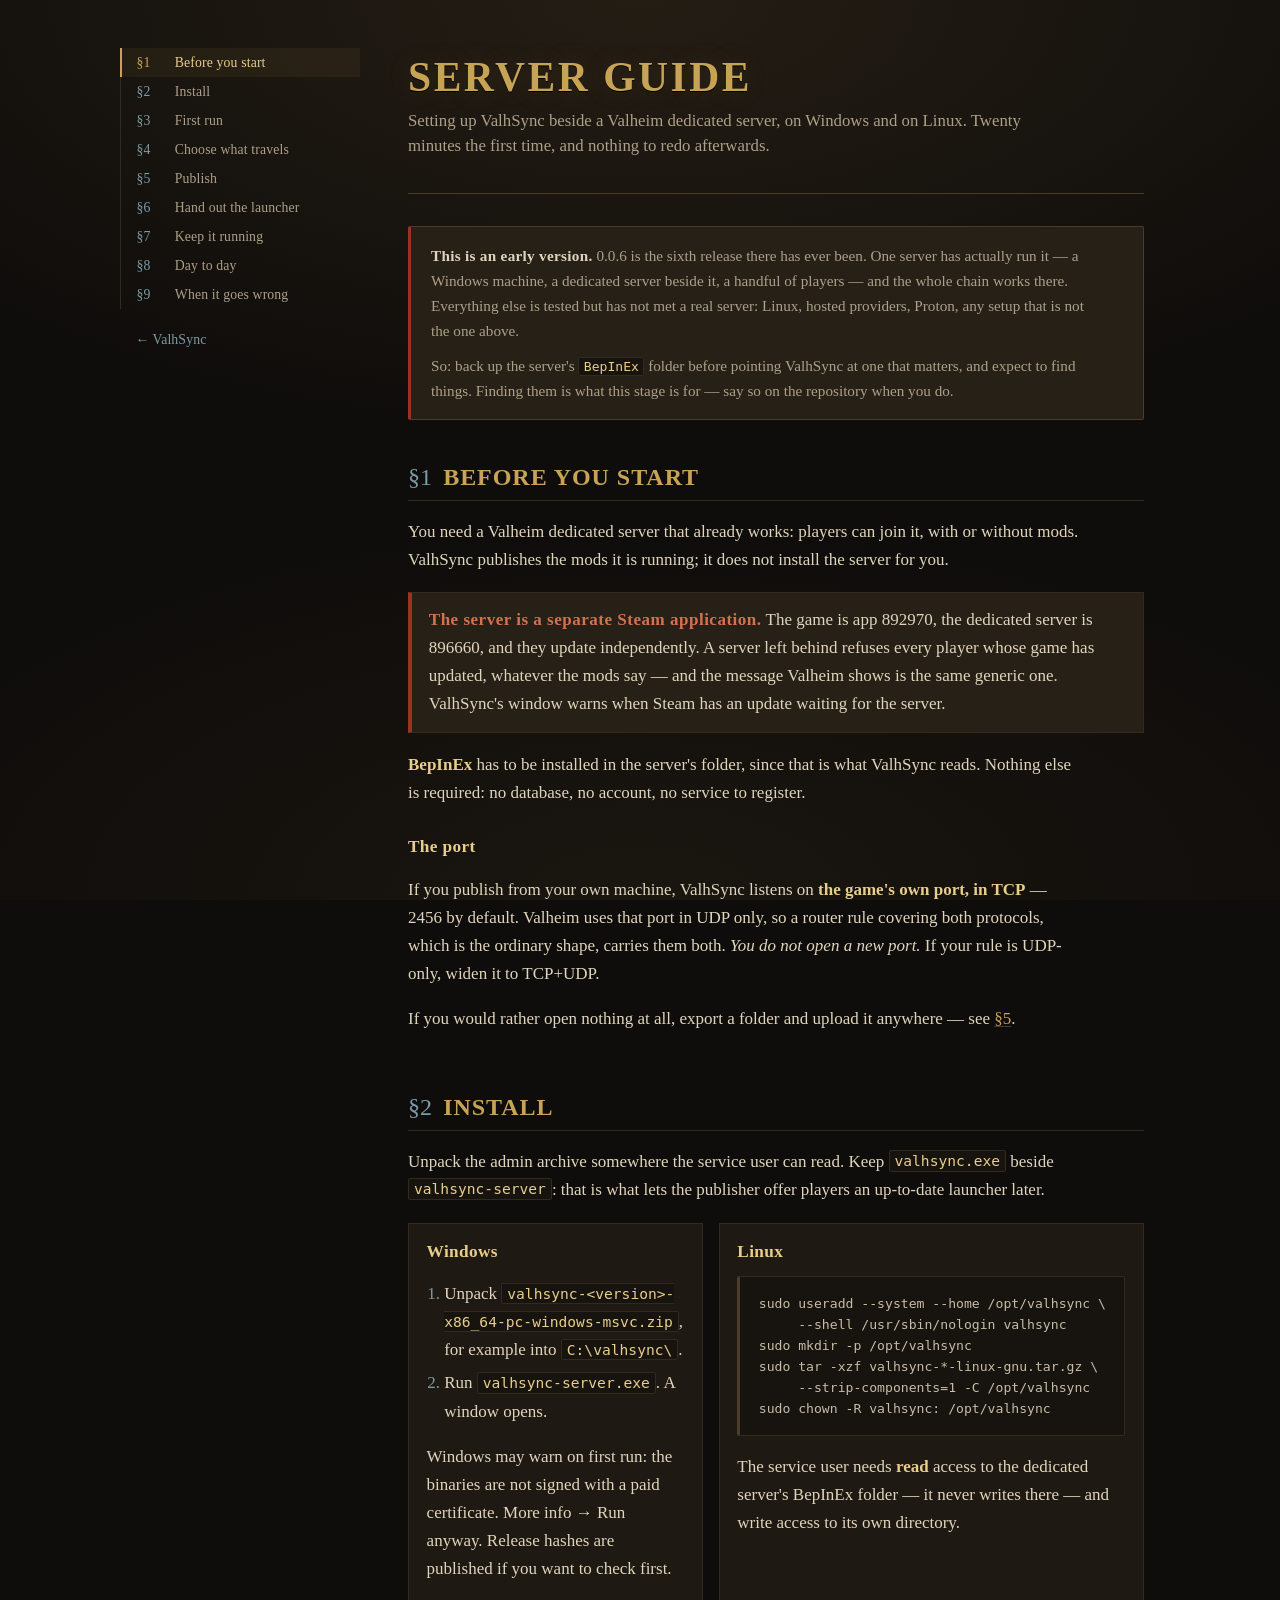
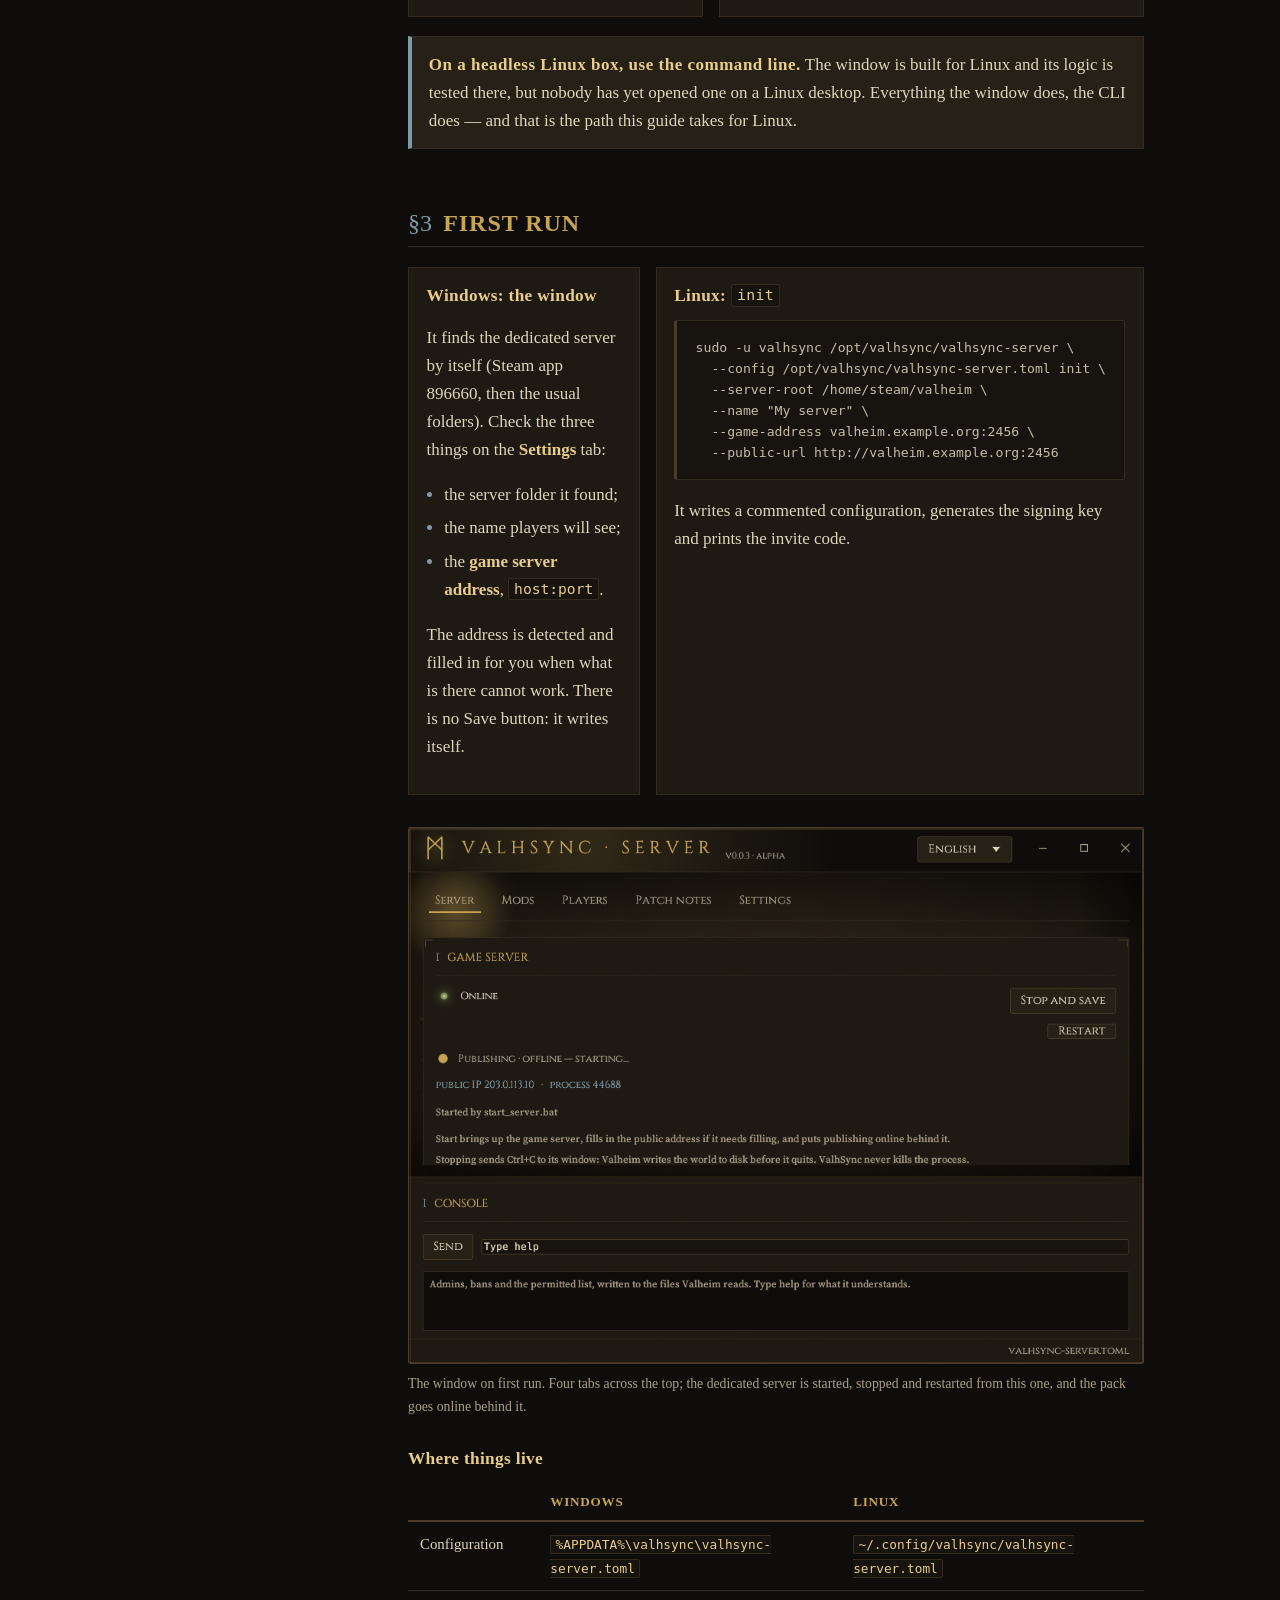
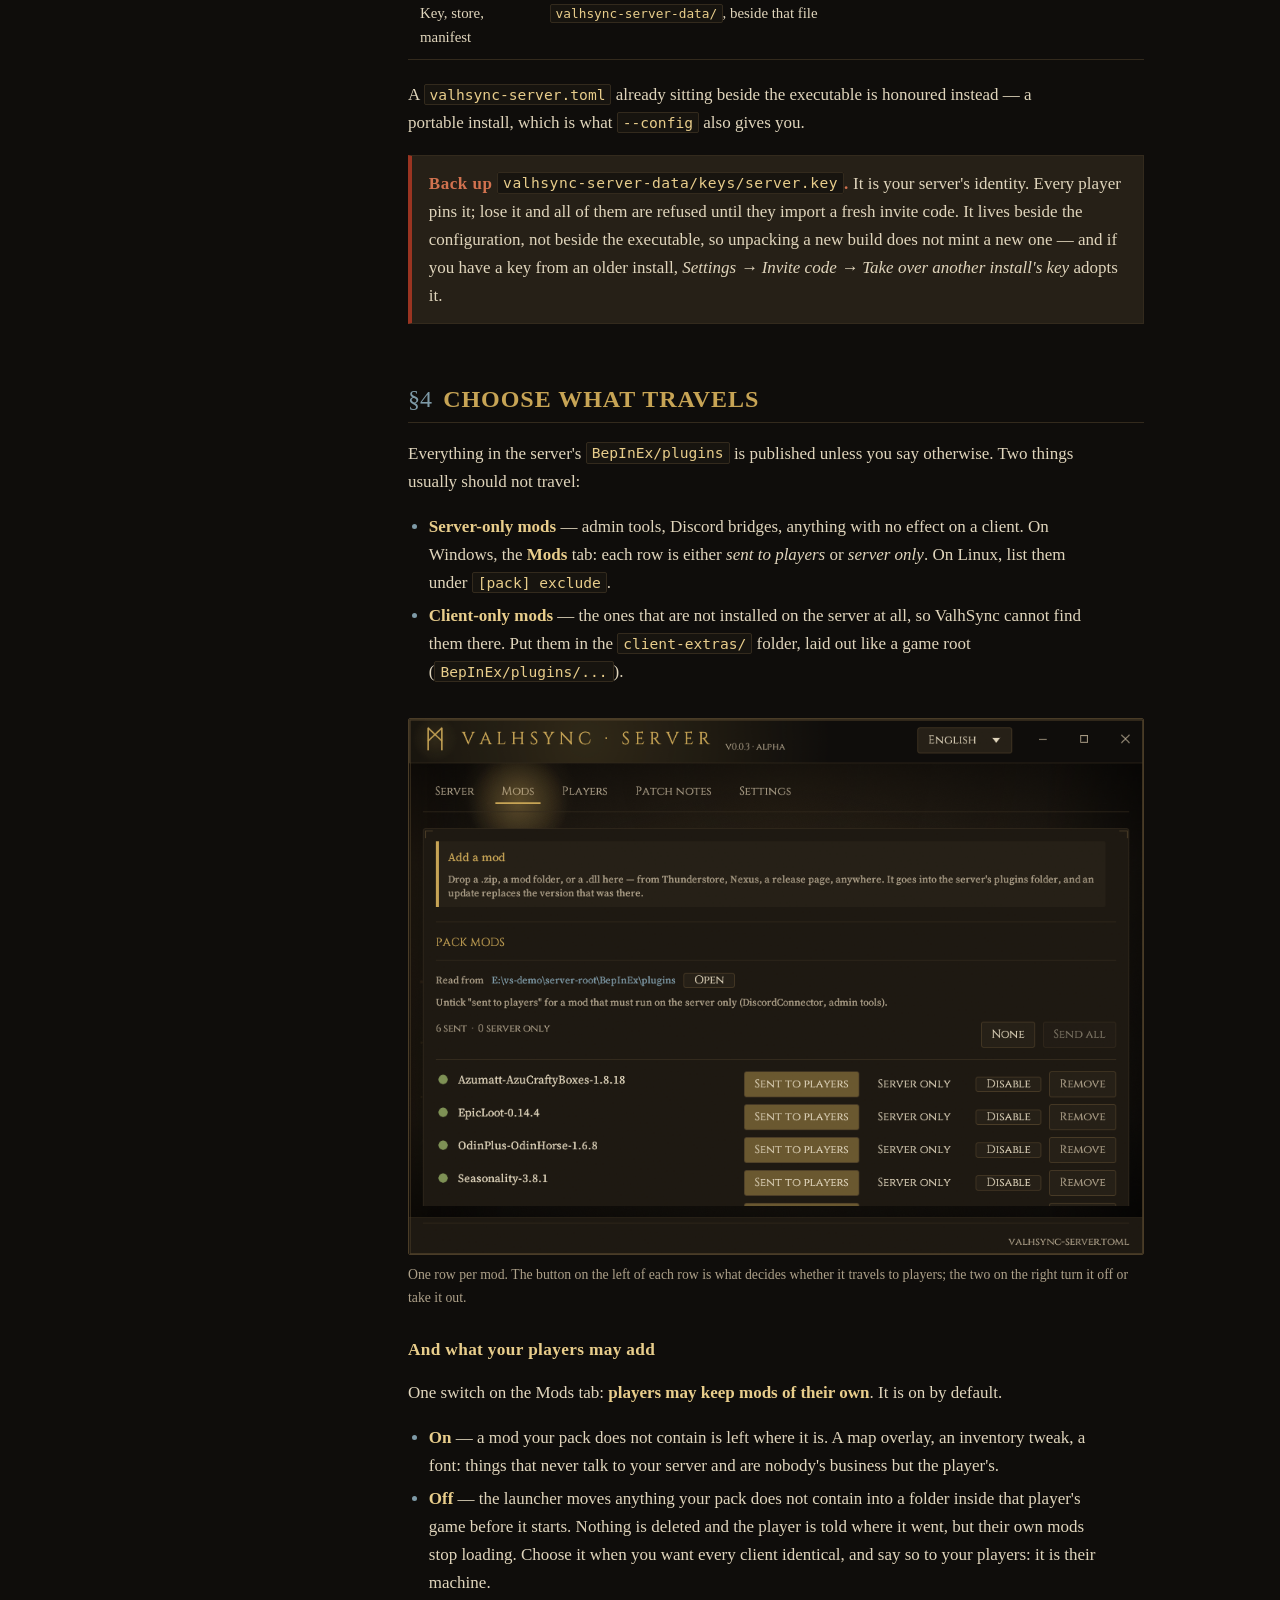
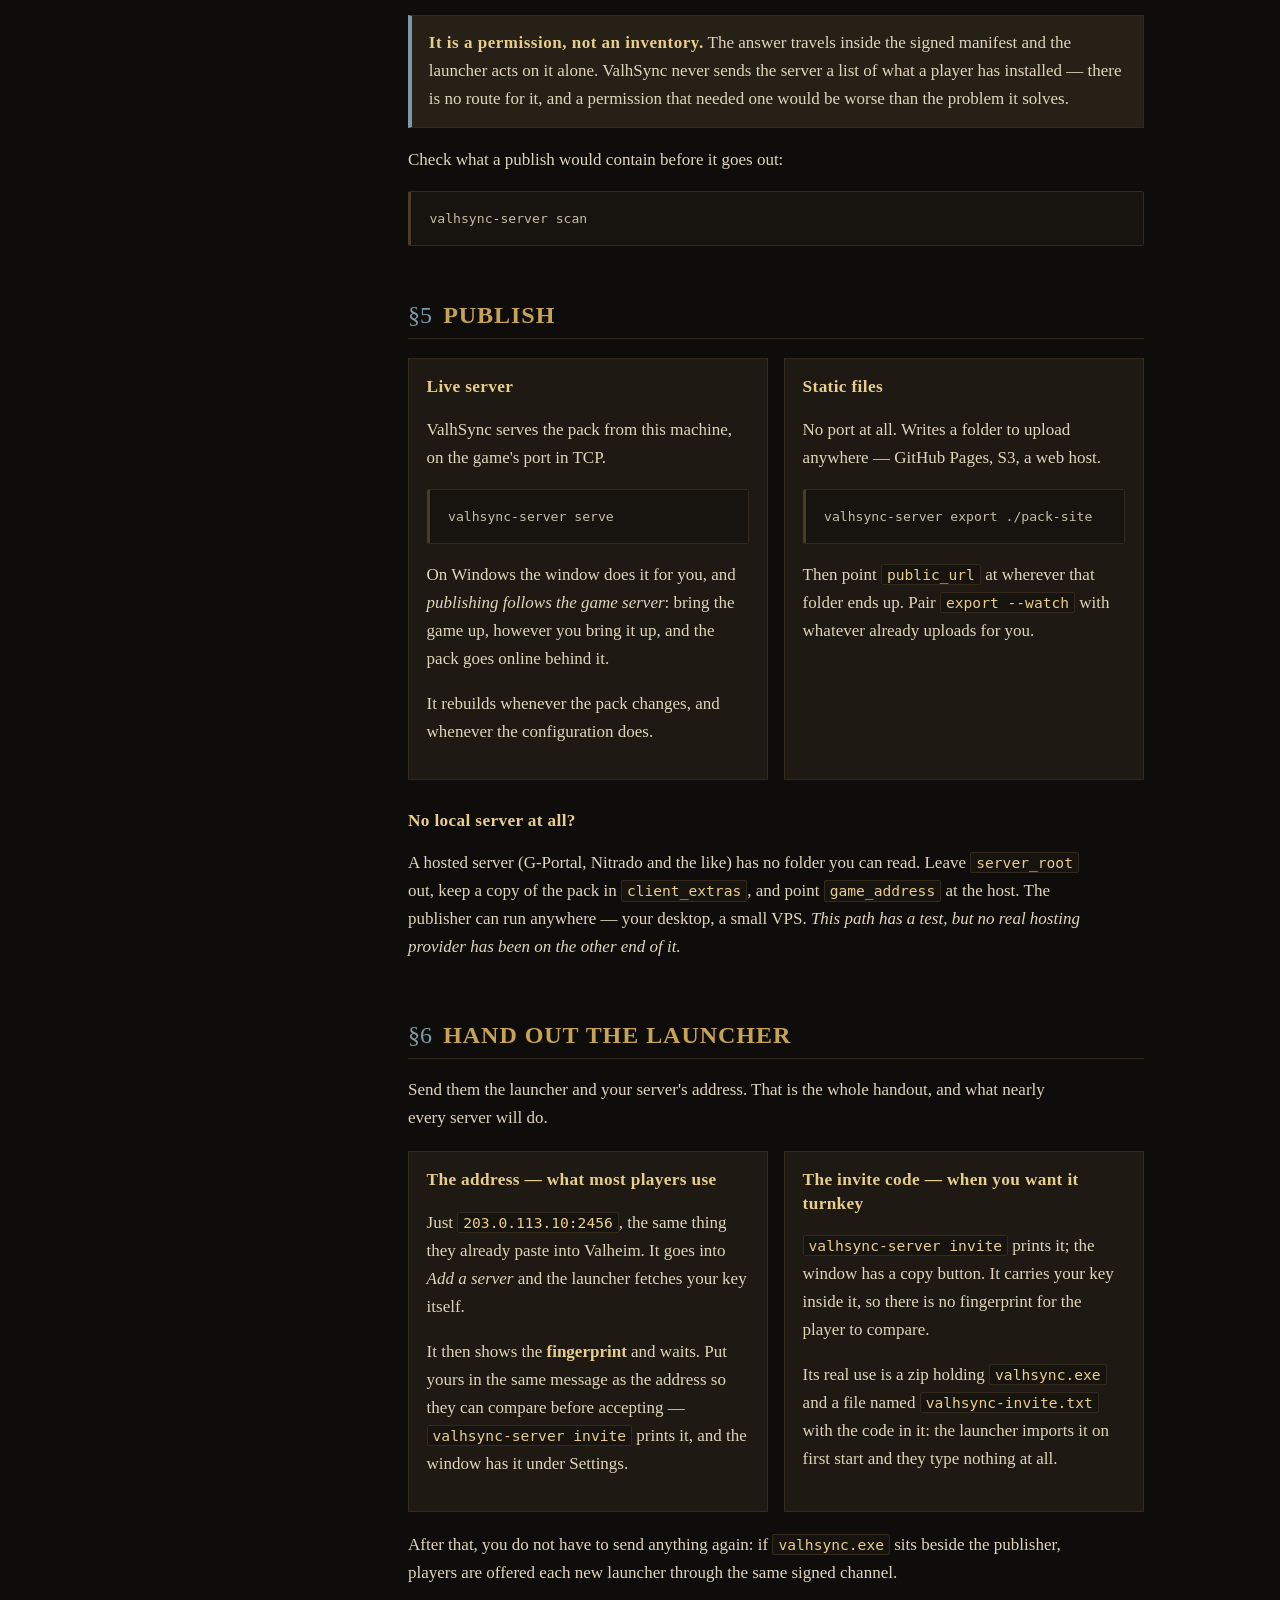
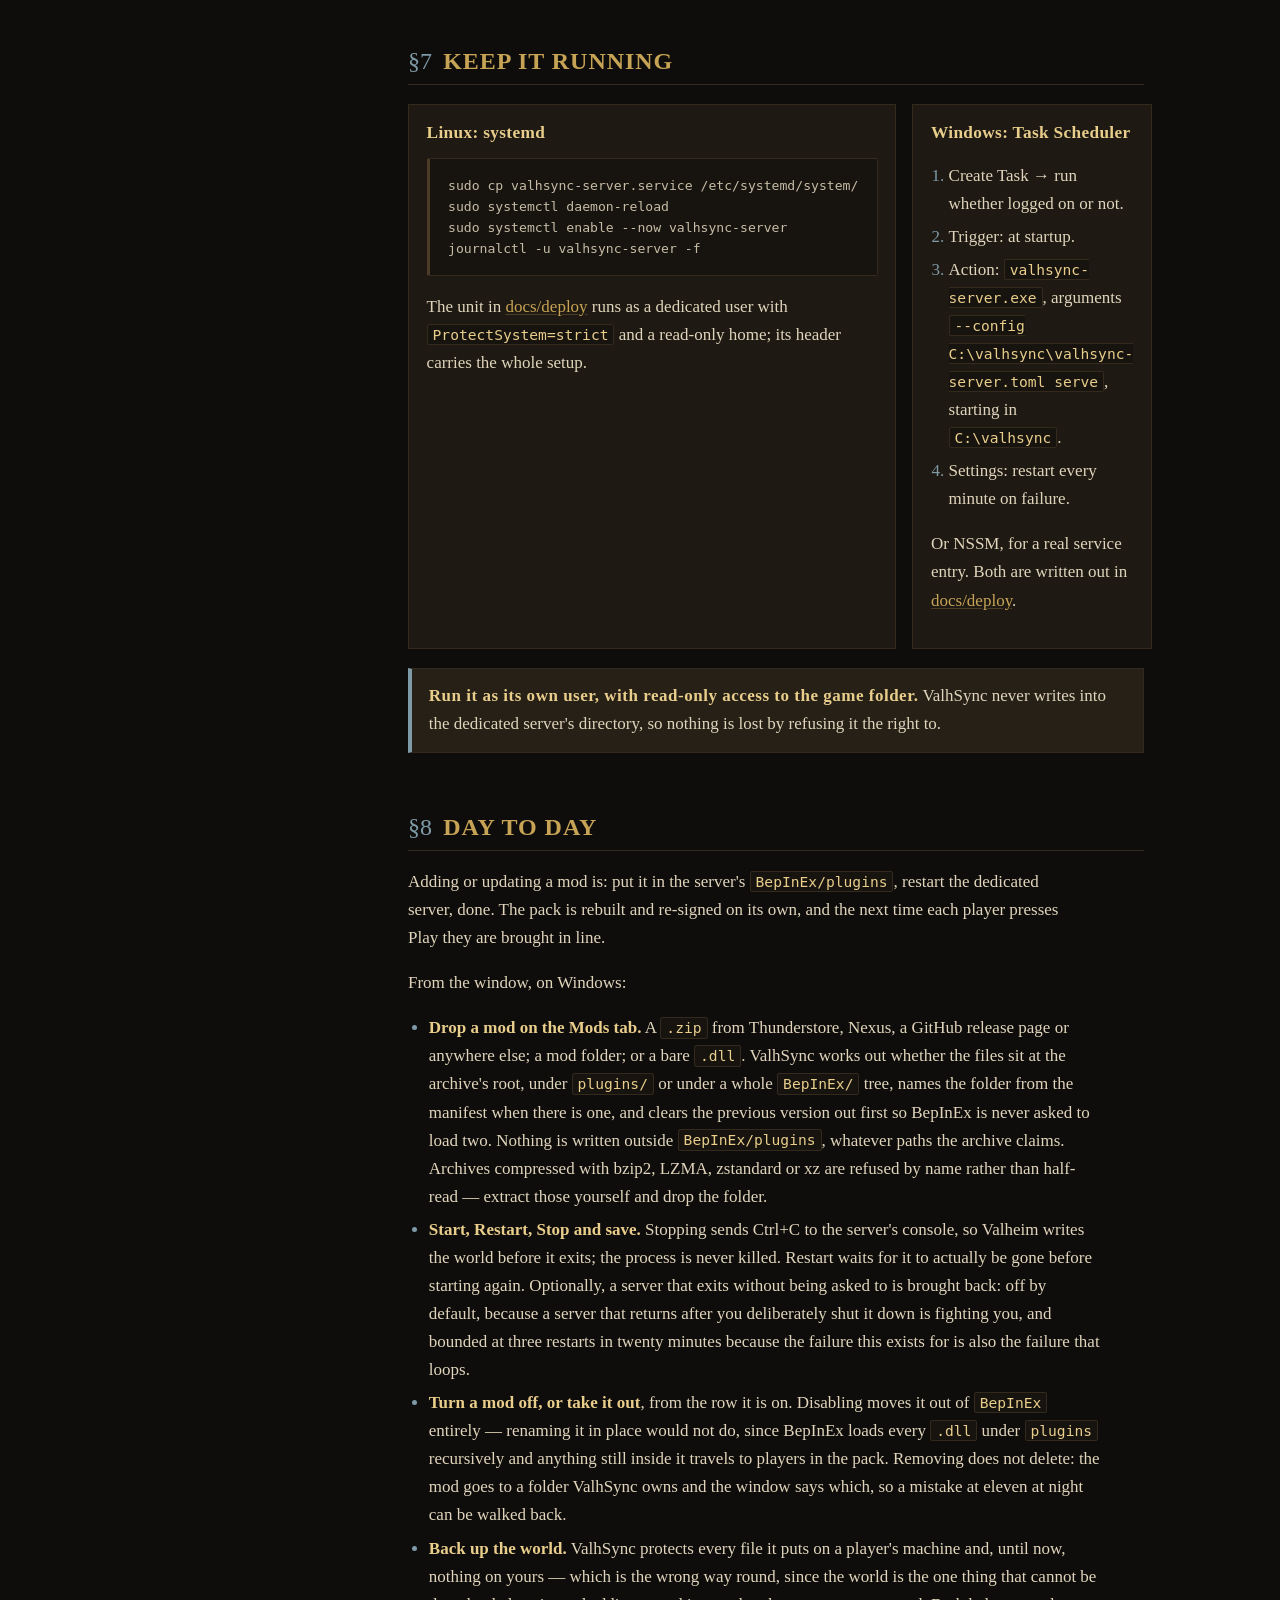
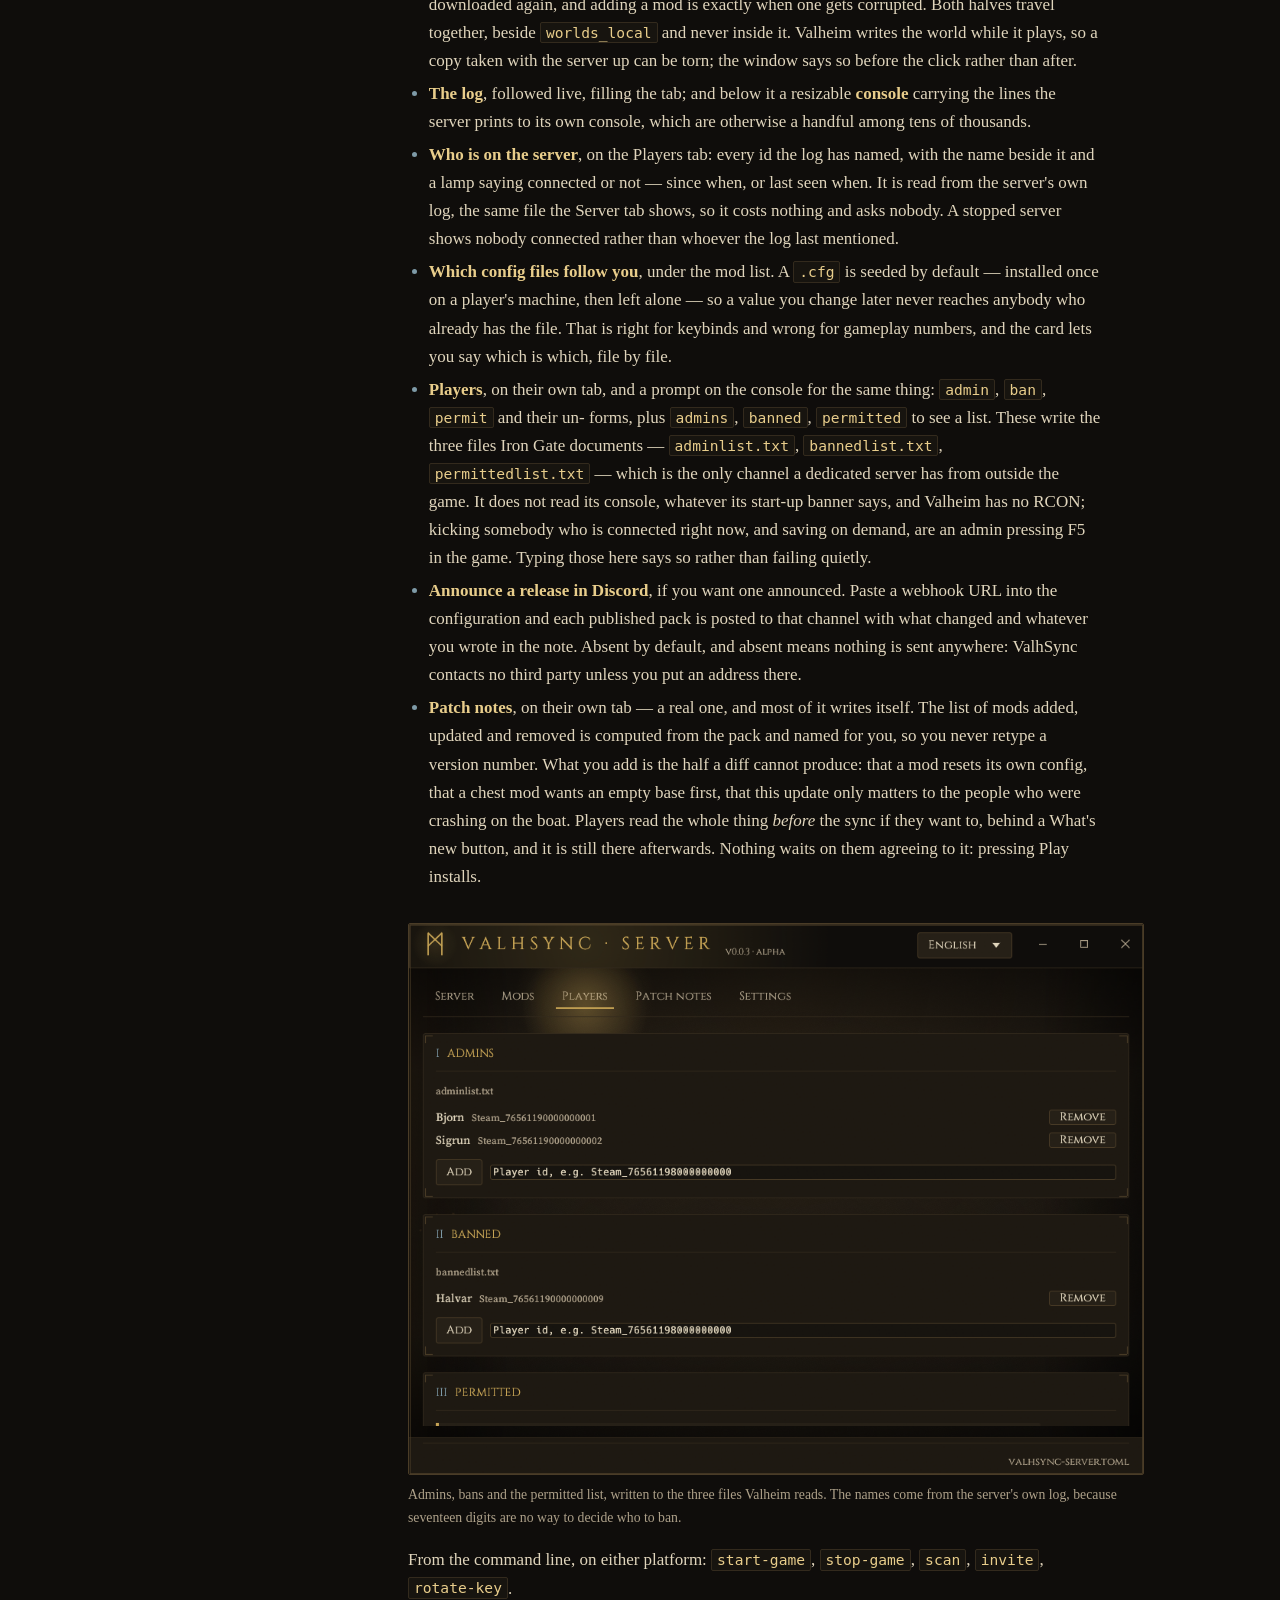
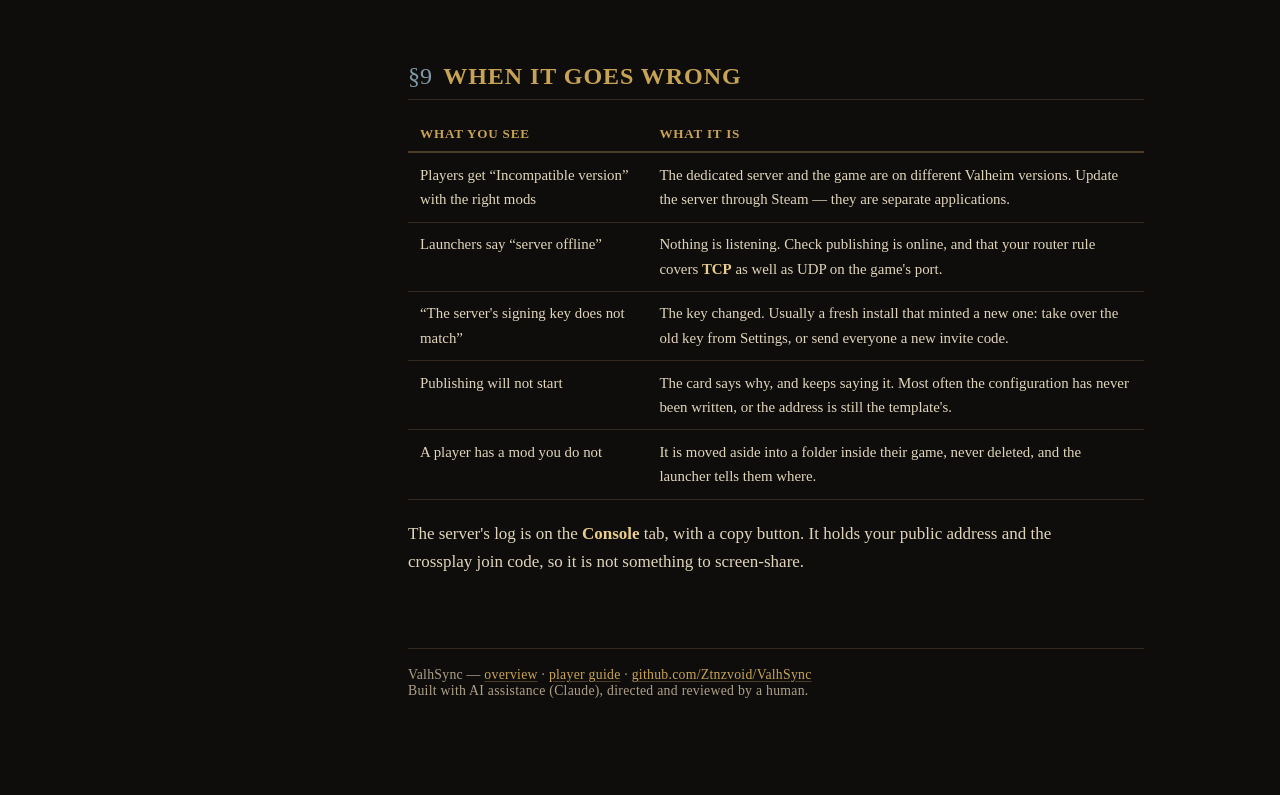
<file: docs/server-guide.html>
<!DOCTYPE html>
<html lang="en">
<head>
<meta charset="utf-8">
<meta name="viewport" content="width=device-width, initial-scale=1">
<title>ValhSync — server guide</title>
<meta name="description" content="Setting up ValhSync beside a Valheim dedicated server, on Windows and on Linux: install, configure, publish, hand out the launcher, keep it running.">
<style>
/* ValhSync documents: one charter, three pages.
   Palette after Valheim's own interface -- night and burnt wood for the
   ground, bone and parchment for text, worn brass for headings, northern
   mist for numbering. Kept in one file so the pages cannot drift apart. */
:root {
    --night:      #0F0D0B;
    --wood:       #17140F;
    --panel:      #1E1912;
    --leather:    #262017;
    --edge:       #4A3C27;
    --edge-soft:  #332A1D;
    --bone:       #E0D5BC;
    --bone-dim:   #ADA089;
    --gold:       #C7A455;
    --gold-lit:   #E8CD8B;
    --rune:       #7E9AA7;
    --blood:      #9A3421;
    --moss:       #7E9155;

    --serif:   "Iowan Old Style", "Charter", Constantia, "Palatino Linotype", Georgia, serif;
    --display: Cinzel, "Trajan Pro", Constantia, "Palatino Linotype", "Book Antiqua", Georgia, serif;
    --mono:    "Cascadia Code", "JetBrains Mono", Consolas, "DejaVu Sans Mono", monospace;
  }
  * { box-sizing: border-box; }
  html {
    background: var(--night);
    color: var(--bone);
    background-image:
      radial-gradient(120% 80% at 50% 0%, #241D14 0%, rgba(36,29,20,0) 60%),
      radial-gradient(90% 60% at 50% 100%, #1A1610 0%, rgba(26,22,16,0) 70%);
    background-attachment: fixed;
  }
  body { margin: 0; font: 17px/1.65 var(--serif); }
  ::selection { background: rgba(199,164,85,0.3); }

  a { color: var(--gold); text-underline-offset: 2px; text-decoration-color: var(--edge); }
  a:hover { color: var(--gold-lit); }
  a:focus-visible { outline: 2px solid var(--gold-lit); outline-offset: 2px; }

  /* The download, given the weight it has earned: it is what most people came
     for, and hunting for a Releases tab is not a rite of passage. */
  .grab { margin: 1.6rem 0 0.4rem; display: flex; flex-wrap: wrap; align-items: baseline; gap: 0.9rem; }
  .get {
    display: inline-block;
    padding: 0.62rem 1.5rem;
    background: var(--gold);
    color: var(--night);
    font: 0.95rem/1 var(--display);
    letter-spacing: 0.06em;
    text-transform: uppercase;
    border-radius: 2px;
    text-decoration: none;
    box-shadow: 0 0 22px rgba(199,164,85,0.22);
  }
  .get:hover { background: var(--gold-lit); color: var(--night); }
  .get-note { font-size: 0.86rem; color: var(--bone-dim); flex: 1 1 16rem; }
  .grab-alt { margin: 0.2rem 0 0; font-size: 0.86rem; color: var(--bone-dim); }

  /* A screenshot is a border and a caption, not a floating rectangle. */
  .shot { margin: 2rem 0 0; }
  .shot img {
    display: block;
    width: 100%;
    border: 1px solid var(--edge);
    border-radius: 2px;
  }
  .shot figcaption {
    margin-top: 0.55rem;
    font-size: 0.86rem;
    color: var(--bone-dim);
  }

  /* Early-version notice. Blood on leather, not a yellow browser warning:
     it belongs to the document, and is meant to be read rather than
     dismissed. */
  .early {
    margin: 2rem 0 0;
    padding: 1rem 1.25rem;
    background: var(--leather);
    border: 1px solid var(--edge);
    border-left: 3px solid var(--blood);
    border-radius: 2px;
    font-size: 0.95rem;
    color: var(--bone-dim);
  }
  .early strong { color: var(--bone); font-family: var(--display); letter-spacing: 0.02em; }
  .early p { margin: 0.6rem 0 0; }
  .early p:first-child { margin-top: 0; }

  .layout {
    display: grid;
    grid-template-columns: 15rem minmax(0, 46rem);
    gap: 3rem;
    max-width: 68rem;
    margin: 0 auto;
    padding: 0 1.5rem 6rem;
  }

  nav.toc {
    position: sticky;
    top: 1.5rem;
    align-self: start;
    margin-top: 3rem;
    font: 0.86rem/1.6 var(--display);
    letter-spacing: 0.01em;
  }
  nav.toc ol { list-style: none; margin: 0; padding: 0; border-left: 1px solid var(--edge-soft); }
  nav.toc li { margin: 0; }
  nav.toc a {
    display: block;
    text-decoration: none;
    color: var(--bone-dim);
    padding: 0.22rem 0 0.22rem 0.9rem;
    margin-left: -1px;
    border-left: 2px solid transparent;
  }
  nav.toc a:hover { color: var(--gold-lit); border-left-color: var(--gold); background: rgba(199,164,85,0.05); }
  nav.toc .n { display: inline-block; width: 2.4rem; color: var(--rune); }
  nav.toc .back { margin-top: 1rem; padding-left: 0.9rem; display: block; color: var(--rune); text-decoration: none; }
  nav.toc .back:hover { color: var(--gold-lit); }

  main { min-width: 0; }

  header.hero { padding: 3.5rem 0 2.2rem; border-bottom: 1px solid var(--edge); }
  header.hero h1 {
    font: 600 2.6rem/1.05 var(--display);
    letter-spacing: 0.06em;
    text-transform: uppercase;
    color: var(--gold);
    margin: 0 0 0.5rem;
    text-shadow: 0 1px 0 #000, 0 0 28px rgba(199,164,85,0.16);
  }
  header.hero .sub { font: 1.05rem/1.5 var(--serif); color: var(--bone-dim); margin: 0; max-width: 40rem; }

  section { padding-top: 2.6rem; }
  h2 {
    font: 600 1.5rem/1.25 var(--display);
    letter-spacing: 0.04em;
    text-transform: uppercase;
    color: var(--gold);
    margin: 0 0 1rem;
    padding-bottom: 0.5rem;
    border-bottom: 1px solid var(--edge-soft);
    display: flex;
    gap: 0.7rem;
    align-items: baseline;
  }
  h2 .n { color: var(--rune); font-weight: 400; letter-spacing: 0; text-transform: none; }
  h3 {
    font: 600 1.08rem/1.35 var(--display);
    letter-spacing: 0.02em;
    color: var(--gold-lit);
    margin: 1.8rem 0 0.5rem;
  }
  p, li { max-width: 42rem; }
  strong { color: var(--gold-lit); font-weight: 600; }
  em { color: var(--bone); }
  ul, ol { padding-left: 1.3rem; }
  li { margin: 0.32rem 0; }
  li::marker { color: var(--rune); }

  code {
    font: 0.86em var(--mono);
    background: var(--wood);
    border: 1px solid var(--edge-soft);
    color: var(--gold-lit);
    padding: 0.08em 0.34em;
    border-radius: 2px;
  }
  pre {
    font: 0.82rem/1.6 var(--mono);
    background: var(--wood);
    color: #C6BCA6;
    border: 1px solid var(--edge-soft);
    border-left: 3px solid var(--edge);
    padding: 1rem 1.15rem;
    overflow-x: auto;
    border-radius: 2px;
  }
  pre code { background: none; border: 0; padding: 0; font-size: inherit; color: inherit; }

  table { border-collapse: collapse; width: 100%; margin: 0.9rem 0 1.3rem; font-size: 0.93rem; }
  th, td { text-align: left; vertical-align: top; padding: 0.6rem 0.75rem; border-bottom: 1px solid var(--edge-soft); }
  th {
    font: 600 0.82rem var(--display);
    letter-spacing: 0.06em;
    text-transform: uppercase;
    color: var(--gold);
    border-bottom: 2px solid var(--edge);
  }
  tbody tr:hover { background: rgba(199,164,85,0.04); }

  .rule {
    border: 1px solid var(--edge-soft);
    border-left: 4px solid var(--rune);
    background: var(--leather);
    padding: 0.85rem 1.05rem;
    margin: 1.1rem 0;
  }
  .rule.decide { border-left-color: var(--gold); }
  .rule.never  { border-left-color: var(--blood); }
  .rule strong:first-child {
    font-family: var(--display);
    letter-spacing: 0.03em;
    color: var(--gold-lit);
  }
  .rule.never strong:first-child { color: #D2724F; }

  /* ── Windows and Linux, side by side ────────────────────────────── */
  .os { display: grid; grid-template-columns: 1fr 1fr; gap: 1rem; margin: 1.2rem 0; }
  .os > div { border: 1px solid var(--edge-soft); background: var(--panel); padding: 1rem 1.1rem; }
  .os h3 { margin-top: 0; }
  .os pre { margin-bottom: 0; }
  .os ol, .os ul { padding-left: 1.1rem; margin-bottom: 0; }

  footer {
    margin-top: 4.5rem;
    padding-top: 1.1rem;
    border-top: 1px solid var(--edge-soft);
    font: 0.86rem var(--display);
    letter-spacing: 0.02em;
    color: var(--bone-dim);
  }

  @media (max-width: 900px) {
    .layout { grid-template-columns: 1fr; gap: 0; }
    nav.toc { position: static; margin-top: 1.5rem; }
    header.hero h1 { font-size: 2rem; }
    .os { grid-template-columns: 1fr; }
  }
  @media print {
    nav.toc { display: none; }
    .layout { display: block; }
    html { background: #fff; color: #000; background-image: none; }
    a, h1, h2, h3, th, strong { color: #000; }
  }

/* ── Two panels side by side: the two halves, or the two platforms ── */
.halves, .os { display: grid; grid-template-columns: 1fr 1fr; gap: 1rem; margin: 1.2rem 0; }
.halves > .half, .os > div {
  border: 1px solid var(--edge-soft);
  background: var(--panel);
  padding: 1rem 1.1rem;
}
.halves h3, .os h3 { margin-top: 0; }
.halves ul, .os ol, .os ul { padding-left: 1.1rem; margin-bottom: 0; }
.os pre { margin-bottom: 0; }

td.num { text-align: right; color: var(--rune); font-family: var(--mono); font-size: 0.88em; white-space: nowrap; }

/* ── Behaviour ───────────────────────────────────────────────────── */
html { scroll-behaviour: smooth; scroll-behavior: smooth; }
section { scroll-margin-top: 1.5rem; }
@media (prefers-reduced-motion: reduce) { html { scroll-behavior: auto; } }

/* The section being read, marked in the margin. */
nav.toc a.here {
  color: var(--gold-lit);
  border-left-color: var(--gold);
  background: rgba(199,164,85,0.07);
}
nav.toc a.here .n { color: var(--gold); }

/* Copy button on every code block, out of the way until wanted. */
.snip { position: relative; }
.snip > button {
  position: absolute;
  top: 0.45rem;
  right: 0.45rem;
  font: 0.72rem/1 var(--display);
  letter-spacing: 0.06em;
  text-transform: uppercase;
  color: var(--bone-dim);
  background: var(--leather);
  border: 1px solid var(--edge-soft);
  border-radius: 2px;
  padding: 0.32rem 0.5rem;
  cursor: pointer;
  opacity: 0;
  transition: opacity 0.12s ease-out;
}
.snip:hover > button, .snip > button:focus-visible { opacity: 1; }
.snip > button:hover { color: var(--gold-lit); border-color: var(--gold); }
.snip > button.done { color: var(--moss); border-color: var(--moss); opacity: 1; }
@media (prefers-reduced-motion: reduce) { .snip > button { transition: none; } }
@media print { .snip > button { display: none; } }
</style>
<script defer>
// ValhSync documents: the small amount of behaviour a reference page earns.
//
// Two things, both of which a reader notices only by their absence: knowing
// where they are in a long page, and getting a command out of it without
// selecting it by hand. Everything here degrades to nothing without script --
// the pages are readable, linkable and printable on their own.

(() => {
  "use strict";

  /** Mark the section currently being read in the margin contents. */
  function followAlong() {
    const links = new Map();
    for (const a of document.querySelectorAll("nav.toc a[href^='#']")) {
      const target = document.getElementById(a.hash.slice(1));
      if (target) links.set(target, a);
    }
    if (links.size === 0) return;

    let current = null;
    const mark = (section) => {
      if (section === current) return;
      current = section;
      for (const [, a] of links) a.classList.remove("here");
      const a = links.get(section);
      if (a) a.classList.add("here");
    };

    // The topmost section whose start is above the reading line. Computed
    // from the sections themselves rather than from scroll offsets, so it
    // stays right when the window is resized or a table wraps.
    const pick = () => {
      const line = window.innerHeight * 0.3;
      let best = null;
      for (const [section] of links) {
        if (section.getBoundingClientRect().top <= line) best = section;
      }
      mark(best ?? links.keys().next().value);
    };

    let queued = false;
    const onScroll = () => {
      if (queued) return;
      queued = true;
      requestAnimationFrame(() => {
        queued = false;
        pick();
      });
    };
    addEventListener("scroll", onScroll, { passive: true });
    addEventListener("resize", onScroll, { passive: true });
    pick();
  }

  /** A copy button on every code block. */
  function copyable() {
    const label = document.documentElement.lang === "fr" ? "Copier" : "Copy";
    const done = document.documentElement.lang === "fr" ? "Copié" : "Copied";

    for (const pre of document.querySelectorAll("pre")) {
      const wrap = document.createElement("div");
      wrap.className = "snip";
      pre.parentNode.insertBefore(wrap, pre);
      wrap.appendChild(pre);

      const button = document.createElement("button");
      button.type = "button";
      button.textContent = label;
      // The block is already in the page; the button is an extra way to
      // reach it, not a label for it.
      button.setAttribute("aria-label", `${label}: ${pre.textContent.trim().split("\n")[0]}`);
      wrap.appendChild(button);

      button.addEventListener("click", async () => {
        try {
          await navigator.clipboard.writeText(pre.textContent.replace(/\s+$/, ""));
          button.textContent = done;
          button.classList.add("done");
          setTimeout(() => {
            button.textContent = label;
            button.classList.remove("done");
          }, 1400);
        } catch {
          // No clipboard permission, or an insecure origin. Select it
          // instead, so the keyboard can finish the job.
          const range = document.createRange();
          range.selectNodeContents(pre);
          const selection = getSelection();
          selection.removeAllRanges();
          selection.addRange(range);
        }
      });
    }
  }

  if (document.readyState === "loading") {
    addEventListener("DOMContentLoaded", () => {
      followAlong();
      copyable();
    });
  } else {
    followAlong();
    copyable();
  }
})();
</script>
</head>
<body>
<div class="layout">

<nav class="toc" aria-label="Contents">
  <ol>
    <li><a href="#s1"><span class="n">§1</span>Before you start</a></li>
    <li><a href="#s2"><span class="n">§2</span>Install</a></li>
    <li><a href="#s3"><span class="n">§3</span>First run</a></li>
    <li><a href="#s4"><span class="n">§4</span>Choose what travels</a></li>
    <li><a href="#s5"><span class="n">§5</span>Publish</a></li>
    <li><a href="#s6"><span class="n">§6</span>Hand out the launcher</a></li>
    <li><a href="#s7"><span class="n">§7</span>Keep it running</a></li>
    <li><a href="#s8"><span class="n">§8</span>Day to day</a></li>
    <li><a href="#s9"><span class="n">§9</span>When it goes wrong</a></li>
  </ol>
  <a class="back" href="index.html">← ValhSync</a>
</nav>

<main>

<header class="hero">
  <h1>Server guide</h1>
  <p class="sub">Setting up ValhSync beside a Valheim dedicated server, on Windows and on Linux.
  Twenty minutes the first time, and nothing to redo afterwards.</p>
</header>
<div class="early">
  <p><strong>This is an early version.</strong> 0.0.6 is the sixth release there has ever
  been. One server has actually run it — a Windows machine, a dedicated server beside it, a
  handful of players — and the whole chain works there. Everything else is tested but has not
  met a real server: Linux, hosted providers, Proton, any setup that is not the one above.</p>
  <p>So: back up the server's <code>BepInEx</code> folder before pointing ValhSync at one that
  matters, and expect to find things. Finding them is what this stage is for — say so on the
  repository when you do.</p>
</div>


<section id="s1">
  <h2><span class="n">§1</span>Before you start</h2>
  <p>You need a Valheim dedicated server that already works: players can join it, with or without
  mods. ValhSync publishes the mods it is running; it does not install the server for you.</p>
  <div class="rule never">
    <strong>The server is a separate Steam application.</strong> The game is app 892970, the
    dedicated server is 896660, and they update independently. A server left behind refuses every
    player whose game has updated, whatever the mods say — and the message Valheim shows is the
    same generic one. ValhSync's window warns when Steam has an update waiting for the server.
  </div>
  <p><strong>BepInEx</strong> has to be installed in the server's folder, since that is what
  ValhSync reads. Nothing else is required: no database, no account, no service to register.</p>
  <h3>The port</h3>
  <p>If you publish from your own machine, ValhSync listens on <strong>the game's own port, in
  TCP</strong> — 2456 by default. Valheim uses that port in UDP only, so a router rule covering
  both protocols, which is the ordinary shape, carries them both. <em>You do not open a new
  port.</em> If your rule is UDP-only, widen it to TCP+UDP.</p>
  <p>If you would rather open nothing at all, export a folder and upload it anywhere — see
  <a href="#s5">§5</a>.</p>
</section>

<section id="s2">
  <h2><span class="n">§2</span>Install</h2>
  <p>Unpack the admin archive somewhere the service user can read. Keep
  <code>valhsync.exe</code> beside <code>valhsync-server</code>: that is what lets the publisher
  offer players an up-to-date launcher later.</p>
  <div class="os">
    <div>
      <h3>Windows</h3>
      <ol>
        <li>Unpack <code>valhsync-&lt;version&gt;-x86_64-pc-windows-msvc.zip</code>, for example
        into <code>C:\valhsync\</code>.</li>
        <li>Run <code>valhsync-server.exe</code>. A window opens.</li>
      </ol>
      <p>Windows may warn on first run: the binaries are not signed with a paid certificate.
      More info → Run anyway. Release hashes are published if you want to check first.</p>
    </div>
    <div>
      <h3>Linux</h3>
<pre><code>sudo useradd --system --home /opt/valhsync \
     --shell /usr/sbin/nologin valhsync
sudo mkdir -p /opt/valhsync
sudo tar -xzf valhsync-*-linux-gnu.tar.gz \
     --strip-components=1 -C /opt/valhsync
sudo chown -R valhsync: /opt/valhsync</code></pre>
      <p>The service user needs <strong>read</strong> access to the dedicated server's BepInEx
      folder — it never writes there — and write access to its own directory.</p>
    </div>
  </div>
  <div class="rule">
    <strong>On a headless Linux box, use the command line.</strong> The window is built for Linux
    and its logic is tested there, but nobody has yet opened one on a Linux desktop. Everything the window does, the CLI does — and that is the path this guide takes for
    Linux.
  </div>
</section>

<section id="s3">
  <h2><span class="n">§3</span>First run</h2>
  <div class="os">
    <div>
      <h3>Windows: the window</h3>
      <p>It finds the dedicated server by itself (Steam app 896660, then the usual folders).
      Check the three things on the <strong>Settings</strong> tab:</p>
      <ul>
        <li>the server folder it found;</li>
        <li>the name players will see;</li>
        <li>the <strong>game server address</strong>, <code>host:port</code>.</li>
      </ul>
      <p>The address is detected and filled in for you when what is there cannot work. There is
      no Save button: it writes itself.</p>
    </div>
    <div>
      <h3>Linux: <code>init</code></h3>
<pre><code>sudo -u valhsync /opt/valhsync/valhsync-server \
  --config /opt/valhsync/valhsync-server.toml init \
  --server-root /home/steam/valheim \
  --name "My server" \
  --game-address valheim.example.org:2456 \
  --public-url http://valheim.example.org:2456</code></pre>
      <p>It writes a commented configuration, generates the signing key and prints the invite
      code.</p>
    </div>
  </div>

  <figure class="shot">
    <img src="server-window.png" alt="The ValhSync server window on its Server tab: the
      dedicated server online, with start, restart and stop, the public address, and the log
      below.">
    <figcaption>The window on first run. Four tabs across the top; the dedicated server is
      started, stopped and restarted from this one, and the pack goes online behind it.</figcaption>
  </figure>

  <h3>Where things live</h3>
  <table>
    <thead><tr><th></th><th>Windows</th><th>Linux</th></tr></thead>
    <tbody>
      <tr><td>Configuration</td><td><code>%APPDATA%\valhsync\valhsync-server.toml</code></td><td><code>~/.config/valhsync/valhsync-server.toml</code></td></tr>
      <tr><td>Key, store, manifest</td><td colspan="2"><code>valhsync-server-data/</code>, beside that file</td></tr>
    </tbody>
  </table>
  <p>A <code>valhsync-server.toml</code> already sitting beside the executable is honoured
  instead — a portable install, which is what <code>--config</code> also gives you.</p>
  <div class="rule never">
    <strong>Back up <code>valhsync-server-data/keys/server.key</code>.</strong> It is your
    server's identity. Every player pins it; lose it and all of them are refused until they
    import a fresh invite code. It lives beside the configuration, not beside the executable, so
    unpacking a new build does not mint a new one — and if you have a key from an older install,
    <em>Settings → Invite code → Take over another install's key</em> adopts it.
  </div>
</section>

<section id="s4">
  <h2><span class="n">§4</span>Choose what travels</h2>
  <p>Everything in the server's <code>BepInEx/plugins</code> is published unless you say
  otherwise. Two things usually should not travel:</p>
  <ul>
    <li><strong>Server-only mods</strong> — admin tools, Discord bridges, anything with no effect
    on a client. On Windows, the <strong>Mods</strong> tab: each row is either <em>sent to
    players</em> or <em>server only</em>. On Linux, list them under <code>[pack] exclude</code>.</li>
    <li><strong>Client-only mods</strong> — the ones that are not installed on the server at all,
    so ValhSync cannot find them there. Put them in the <code>client-extras/</code> folder, laid
    out like a game root (<code>BepInEx/plugins/...</code>).</li>
  </ul>
  <figure class="shot">
    <img src="server-mods.png" alt="The Mods tab: a drop zone for installing a mod, then one row
      per mod marked sent to players or server only, with buttons to disable or remove it.">
    <figcaption>One row per mod. The button on the left of each row is what decides whether it
      travels to players; the two on the right turn it off or take it out.</figcaption>
  </figure>

  <h3>And what your players may add</h3>
  <p>One switch on the Mods tab: <strong>players may keep mods of their own</strong>. It is on
  by default.</p>
  <ul>
    <li><strong>On</strong> — a mod your pack does not contain is left where it is. A map
    overlay, an inventory tweak, a font: things that never talk to your server and are nobody's
    business but the player's.</li>
    <li><strong>Off</strong> — the launcher moves anything your pack does not contain into a
    folder inside that player's game before it starts. Nothing is deleted and the player is
    told where it went, but their own mods stop loading. Choose it when you want every client
    identical, and say so to your players: it is their machine.</li>
  </ul>
  <div class="rule">
    <strong>It is a permission, not an inventory.</strong> The answer travels inside the signed
    manifest and the launcher acts on it alone. ValhSync never sends the server a list of what
    a player has installed — there is no route for it, and a permission that needed one would
    be worse than the problem it solves.
  </div>

  <p>Check what a publish would contain before it goes out:</p>
<pre><code>valhsync-server scan</code></pre>
</section>

<section id="s5">
  <h2><span class="n">§5</span>Publish</h2>
  <div class="os">
    <div>
      <h3>Live server</h3>
      <p>ValhSync serves the pack from this machine, on the game's port in TCP.</p>
<pre><code>valhsync-server serve</code></pre>
      <p>On Windows the window does it for you, and <em>publishing follows the game server</em>:
      bring the game up, however you bring it up, and the pack goes online behind it.</p>
      <p>It rebuilds whenever the pack changes, and whenever the configuration does.</p>
    </div>
    <div>
      <h3>Static files</h3>
      <p>No port at all. Writes a folder to upload anywhere — GitHub Pages, S3, a web host.</p>
<pre><code>valhsync-server export ./pack-site</code></pre>
      <p>Then point <code>public_url</code> at wherever that folder ends up. Pair
      <code>export --watch</code> with whatever already uploads for you.</p>
    </div>
  </div>
  <h3>No local server at all?</h3>
  <p>A hosted server (G-Portal, Nitrado and the like) has no folder you can read. Leave
  <code>server_root</code> out, keep a copy of the pack in <code>client_extras</code>, and point
  <code>game_address</code> at the host. The publisher can run anywhere — your desktop, a small
  VPS. <em>This path has a test, but no real hosting provider has been on the other end of it.</em></p>
</section>

<section id="s6">
  <h2><span class="n">§6</span>Hand out the launcher</h2>
  <p>Send them the launcher and your server's address. That is the whole handout, and what
  nearly every server will do.</p>
  <div class="os">
    <div>
      <h3>The address — what most players use</h3>
      <p>Just <code>203.0.113.10:2456</code>, the same thing they already paste into Valheim.
      It goes into <em>Add a server</em> and the launcher fetches your key itself.</p>
      <p>It then shows the <strong>fingerprint</strong> and waits. Put yours in the same message
      as the address so they can compare before accepting —
      <code>valhsync-server invite</code> prints it, and the window has it under Settings.</p>
    </div>
    <div>
      <h3>The invite code — when you want it turnkey</h3>
      <p><code>valhsync-server invite</code> prints it; the window has a copy button. It carries
      your key inside it, so there is no fingerprint for the player to compare.</p>
      <p>Its real use is a zip holding <code>valhsync.exe</code> and a file named
      <code>valhsync-invite.txt</code> with the code in it: the launcher imports it on first
      start and they type nothing at all.</p>
    </div>
  </div>
  <p>After that, you do not have to send anything again: if <code>valhsync.exe</code> sits beside
  the publisher, players are offered each new launcher through the same signed channel.</p>
</section>

<section id="s7">
  <h2><span class="n">§7</span>Keep it running</h2>
  <div class="os">
    <div>
      <h3>Linux: systemd</h3>
<pre><code>sudo cp valhsync-server.service /etc/systemd/system/
sudo systemctl daemon-reload
sudo systemctl enable --now valhsync-server
journalctl -u valhsync-server -f</code></pre>
      <p>The unit in <a href="https://github.com/Ztnzvoid/ValhSync/blob/main/docs/deploy/valhsync-server.service">docs/deploy</a> runs as a dedicated
      user with <code>ProtectSystem=strict</code> and a read-only home; its header carries the
      whole setup.</p>
    </div>
    <div>
      <h3>Windows: Task Scheduler</h3>
      <ol>
        <li>Create Task → run whether logged on or not.</li>
        <li>Trigger: at startup.</li>
        <li>Action: <code>valhsync-server.exe</code>, arguments
        <code>--config C:\valhsync\valhsync-server.toml serve</code>, starting in
        <code>C:\valhsync</code>.</li>
        <li>Settings: restart every minute on failure.</li>
      </ol>
      <p>Or NSSM, for a real service entry. Both are written out in
      <a href="https://github.com/Ztnzvoid/ValhSync/tree/main/docs/deploy">docs/deploy</a>.</p>
    </div>
  </div>
  <div class="rule">
    <strong>Run it as its own user, with read-only access to the game folder.</strong> ValhSync
    never writes into the dedicated server's directory, so nothing is lost by refusing it the
    right to.
  </div>
</section>

<section id="s8">
  <h2><span class="n">§8</span>Day to day</h2>
  <p>Adding or updating a mod is: put it in the server's <code>BepInEx/plugins</code>, restart the
  dedicated server, done. The pack is rebuilt and re-signed on its own, and the next time each
  player presses Play they are brought in line.</p>
  <p>From the window, on Windows:</p>
  <ul>
    <li><strong>Drop a mod on the Mods tab.</strong> A <code>.zip</code> from Thunderstore,
    Nexus, a GitHub release page or anywhere else; a mod folder; or a bare <code>.dll</code>.
    ValhSync works out whether the files sit at the archive's root, under
    <code>plugins/</code> or under a whole <code>BepInEx/</code> tree, names the folder from the
    manifest when there is one, and clears the previous version out first so BepInEx is never
    asked to load two. Nothing is written outside <code>BepInEx/plugins</code>, whatever paths
    the archive claims. Archives compressed with bzip2, LZMA, zstandard or xz are refused by
    name rather than half-read — extract those yourself and drop the folder.</li>
    <li><strong>Start, Restart, Stop and save.</strong> Stopping sends Ctrl+C to the server's
    console, so Valheim writes the world before it exits; the process is never killed. Restart
    waits for it to actually be gone before starting again. Optionally, a server that exits
    without being asked to is brought back: off by default, because a server that returns after
    you deliberately shut it down is fighting you, and bounded at three restarts in twenty
    minutes because the failure this exists for is also the failure that loops.</li>
    <li><strong>Turn a mod off, or take it out</strong>, from the row it is on. Disabling moves
    it out of <code>BepInEx</code> entirely — renaming it in place would not do, since BepInEx
    loads every <code>.dll</code> under <code>plugins</code> recursively and anything still
    inside it travels to players in the pack. Removing does not delete: the mod goes to a folder
    ValhSync owns and the window says which, so a mistake at eleven at night can be walked
    back.</li>
    <li><strong>Back up the world.</strong> ValhSync protects every file it puts on a player's
    machine and, until now, nothing on yours — which is the wrong way round, since the world is
    the one thing that cannot be downloaded again, and adding a mod is exactly when one gets
    corrupted. Both halves travel together, beside <code>worlds_local</code> and never inside it.
    Valheim writes the world while it plays, so a copy taken with the server up can be torn; the
    window says so before the click rather than after.</li>
    <li><strong>The log</strong>, followed live, filling the tab; and below it a resizable
    <strong>console</strong> carrying the lines the server prints to its own console, which are
    otherwise a handful among tens of thousands.</li>
    <li><strong>Who is on the server</strong>, on the Players tab: every id the log has named,
    with the name beside it and a lamp saying connected or not — since when, or last seen when.
    It is read from the server's own log, the same file the Server tab shows, so it costs
    nothing and asks nobody. A stopped server shows nobody connected rather than whoever the
    log last mentioned.</li>
    <li><strong>Which config files follow you</strong>, under the mod list. A <code>.cfg</code>
    is seeded by default — installed once on a player's machine, then left alone — so a value
    you change later never reaches anybody who already has the file. That is right for keybinds
    and wrong for gameplay numbers, and the card lets you say which is which, file by file.</li>
    <li><strong>Players</strong>, on their own tab, and a prompt on the console for the same
    thing: <code>admin</code>, <code>ban</code>, <code>permit</code> and their un- forms, plus
    <code>admins</code>, <code>banned</code>, <code>permitted</code> to see a list. These write
    the three files Iron Gate documents — <code>adminlist.txt</code>,
    <code>bannedlist.txt</code>, <code>permittedlist.txt</code> — which is the only channel a
    dedicated server has from outside the game. It does not read its console, whatever its
    start-up banner says, and Valheim has no RCON; kicking somebody who is connected right now,
    and saving on demand, are an admin pressing F5 in the game. Typing those here says so
    rather than failing quietly.</li>
    <li><strong>Announce a release in Discord</strong>, if you want one announced. Paste a
    webhook URL into the configuration and each published pack is posted to that channel with
    what changed and whatever you wrote in the note. Absent by default, and absent means
    nothing is sent anywhere: ValhSync contacts no third party unless you put an address
    there.</li>
    <li><strong>Patch notes</strong>, on their own tab — a real one, and most of it writes
    itself. The list of mods added, updated and removed is computed from the pack and named for
    you, so you never retype a version number. What you add is the half a diff cannot produce:
    that a mod resets its own config, that a chest mod wants an empty base first, that this
    update only matters to the people who were crashing on the boat. Players read the whole
    thing <em>before</em> the sync if they want to, behind a What's new button, and it is still
    there afterwards. Nothing waits on them agreeing to it: pressing Play installs.</li>
  </ul>

  <figure class="shot">
    <img src="server-players.png" alt="The Players tab: the admin list and the banned list, each
      id shown with the name the server's log recorded for it, and a field to add another.">
    <figcaption>Admins, bans and the permitted list, written to the three files Valheim reads.
      The names come from the server's own log, because seventeen digits are no way to decide
      who to ban.</figcaption>
  </figure>

  <p>From the command line, on either platform: <code>start-game</code>, <code>stop-game</code>,
  <code>scan</code>, <code>invite</code>, <code>rotate-key</code>.</p>
</section>

<section id="s9">
  <h2><span class="n">§9</span>When it goes wrong</h2>
  <table>
    <thead><tr><th>What you see</th><th>What it is</th></tr></thead>
    <tbody>
      <tr><td>Players get “Incompatible version” with the right mods</td><td>The dedicated server and the game are on different Valheim versions. Update the server through Steam — they are separate applications.</td></tr>
      <tr><td>Launchers say “server offline”</td><td>Nothing is listening. Check publishing is online, and that your router rule covers <strong>TCP</strong> as well as UDP on the game's port.</td></tr>
      <tr><td>“The server's signing key does not match”</td><td>The key changed. Usually a fresh install that minted a new one: take over the old key from Settings, or send everyone a new invite code.</td></tr>
      <tr><td>Publishing will not start</td><td>The card says why, and keeps saying it. Most often the configuration has never been written, or the address is still the template's.</td></tr>
      <tr><td>A player has a mod you do not</td><td>It is moved aside into a folder inside their game, never deleted, and the launcher tells them where.</td></tr>
    </tbody>
  </table>
  <p>The server's log is on the <strong>Console</strong> tab, with a copy button. It holds your
  public address and the crossplay join code, so it is not something to screen-share.</p>
</section>

<footer>
  ValhSync — <a href="index.html">overview</a> ·
  <a href="player-guide.html">player guide</a> ·
  <a href="https://github.com/Ztnzvoid/ValhSync">github.com/Ztnzvoid/ValhSync</a><br>
  Built with AI assistance (Claude), directed and reviewed by a human.
</footer>

</main>
</div>
</body>
</html>
</file>
